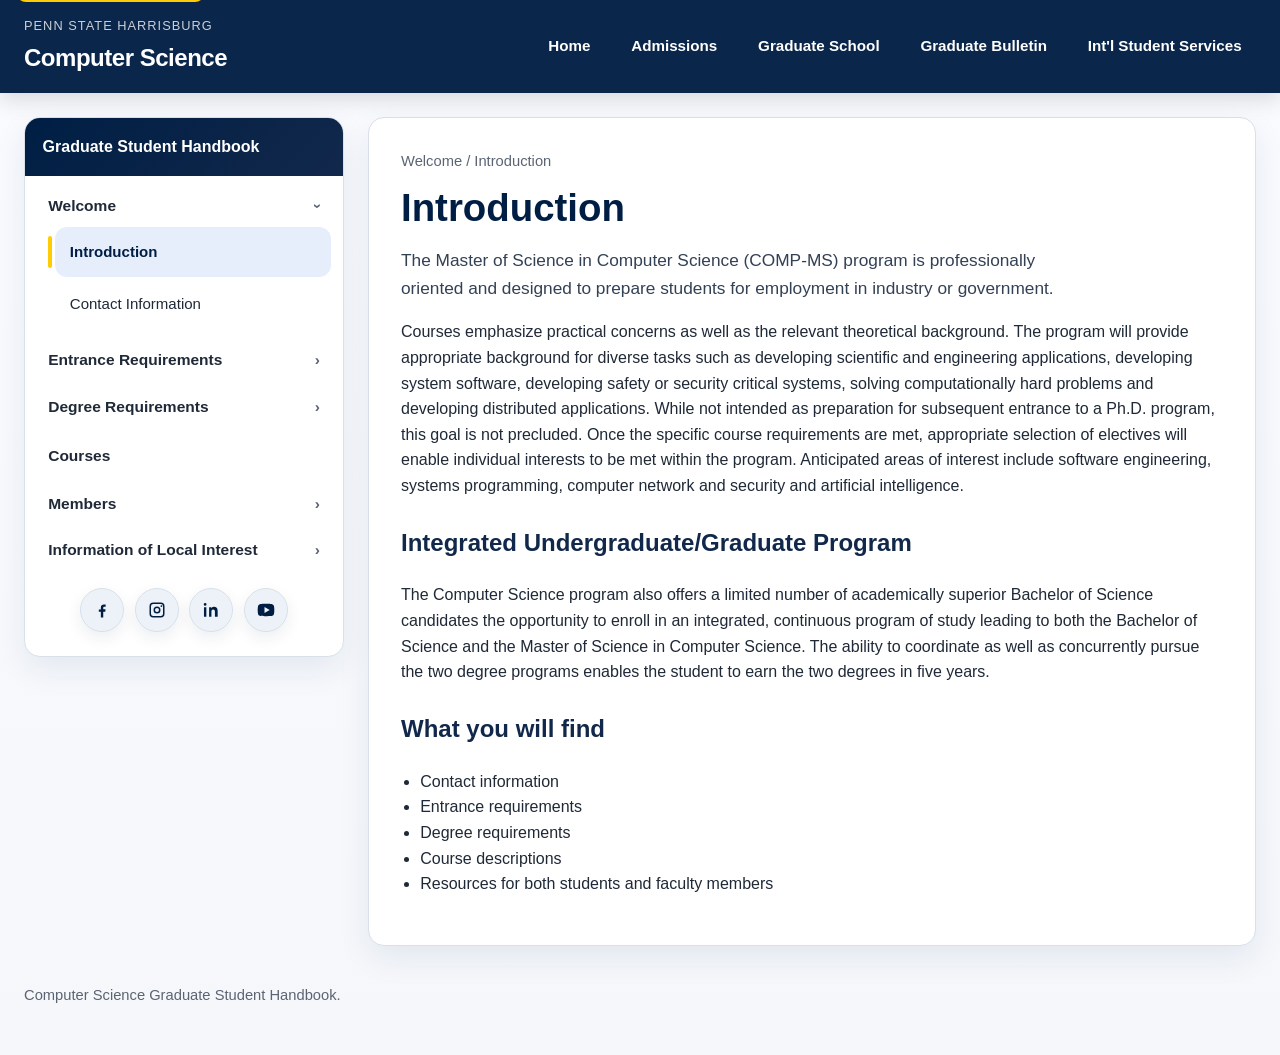
<file: index.html>
<!DOCTYPE html>

<html lang="en">
  <head>
    <meta charset="utf-8"/>
    <meta content="width=device-width, initial-scale=1.0" name="viewport"/>
    <title>Computer Science Graduate Student Handbook | Introduction</title>
    <link href="style.css" rel="stylesheet"/>
    <script defer="" src="accordion.js"></script>
  </head>
  <body data-page="index.html">
    <a class="skip-link" href="#main-content">Skip to main content</a>
    <header class="site-header">
      <div class="header-inner">
	<div class="site-branding">
	  <p class="eyebrow">Penn State Harrisburg</p>
	  <a class="site-title" href="index.html">Computer Science</a>
	</div>
	<nav aria-label="Top menu" class="top-nav">
	  <a href="index.html">Home</a>
	  <a href="https://harrisburg.psu.edu/admissions/graduate-admissions">Admissions</a>
	  <a href="https://gradschool.psu.edu/">Graduate School</a>
	  <a href="https://bulletins.psu.edu/graduate/">Graduate Bulletin</a>
	  <a href="https://harrisburg.psu.edu/global/international-students">Int'l Student Services</a>
	</nav>
      </div>
    </header>
    <div class="layout">
      <aside aria-label="Graduate handbook navigation" class="sidebar">
	<div class="sidebar-card">
	  <div class="sidebar-header">
	    <h2>Graduate Student Handbook</h2>
	  </div>
	  <nav aria-label="Sidebar navigation" class="sidebar-nav">
	    <div class="accordion-section" data-section="welcome">
	      <button aria-controls="panel-welcome" aria-expanded="false" class="accordion-button">
		<span class="accordion-label">Welcome</span>
		<span class="chevron">›</span>
	      </button>
	      <div class="accordion-panel" hidden="" id="panel-welcome">
		<a href="index.html">Introduction</a>
		<a href="contact.html">Contact Information</a>
	      </div>
	    </div>
	    <div class="accordion-section" data-section="entrance-requirements">
	      <button aria-controls="panel-entrance" aria-expanded="false" class="accordion-button">
		<span class="accordion-label">Entrance Requirements</span>
		<span class="chevron">›</span>
	      </button>
	      <div class="accordion-panel" hidden="" id="panel-entrance">
		<a href="entrance-ms.html">MS Program</a>
		<a href="entrance-iug.html">IUG</a>
	      </div>
	    </div>
	    <div class="accordion-section" data-section="degree-requirements">
	      <button aria-controls="panel-degree" aria-expanded="false" class="accordion-button">
		<span class="accordion-label">Degree Requirements</span>
		<span class="chevron">›</span>
	      </button>
	      <div class="accordion-panel" hidden="" id="panel-degree">
		<a href="degree-ms.html">MS Program</a>
		<a href="degree-iug.html">IUG</a>
	      </div>
	    </div>
	    <a class="sidebar-link" href="courses.html">Courses</a>
	    <div class="accordion-section" data-section="members">
	      <button aria-controls="panel-members" aria-expanded="false" class="accordion-button">
		<span class="accordion-label">Members</span>
		<span class="chevron">›</span>
	      </button>
	      <div class="accordion-panel" hidden="" id="panel-members">
		<a href="students.html">Students</a>
		<a href="faculty.html">Faculty</a>
	      </div>
	    </div>
	    <div class="accordion-section" data-section="local-interest">
	      <button aria-controls="panel-local-interest" aria-expanded="false" class="accordion-button">
		<span class="accordion-label">Information of Local Interest</span>
		<span class="chevron">›</span>
	      </button>
	      <div class="accordion-panel" hidden="" id="panel-local-interest">
		<a href="faq.html">FAQ</a>
		<a href="todolist.html">To Do List for New Students</a>
		<a href="sunlab-guide.html">SUN Lab Usage Guide</a>
		<a href="ethical-use.html">Ethical Uses of Computing Resources</a>
		<a href="https://www.registrar.psu.edu/academic-calendars/">Academic Calendar<span class="external-indicator">↗</span></a>




	      </div>
	    </div><div aria-label="Social media links" class="sidebar-social-row"><a aria-label="Facebook" class="social-icon-link" href="https://www.facebook.com/pennstateharrisburg/" title="Facebook"><svg aria-hidden="true" viewbox="0 0 24 24"><path d="M13.5 21v-7h2.4l.36-2.8H13.5V9.41c0-.81.23-1.36 1.39-1.36H16.4V5.54c-.26-.03-1.14-.1-2.17-.1-2.15 0-3.63 1.31-3.63 3.73v2.08H8.16V14h2.44v7h2.9Z"></path></svg><span class="sr-only">Facebook</span></a><a aria-label="Instagram" class="social-icon-link" href="https://www.instagram.com/pennstateharrisburg/" title="Instagram"><svg aria-hidden="true" viewbox="0 0 24 24"><path d="M7.5 3h9A4.5 4.5 0 0 1 21 7.5v9a4.5 4.5 0 0 1-4.5 4.5h-9A4.5 4.5 0 0 1 3 16.5v-9A4.5 4.5 0 0 1 7.5 3Zm0 1.8A2.7 2.7 0 0 0 4.8 7.5v9a2.7 2.7 0 0 0 2.7 2.7h9a2.7 2.7 0 0 0 2.7-2.7v-9a2.7 2.7 0 0 0-2.7-2.7h-9Zm9.75 1.35a1.05 1.05 0 1 1 0 2.1 1.05 1.05 0 0 1 0-2.1ZM12 7.8A4.2 4.2 0 1 1 7.8 12 4.2 4.2 0 0 1 12 7.8Zm0 1.8A2.4 2.4 0 1 0 14.4 12 2.4 2.4 0 0 0 12 9.6Z"></path></svg><span class="sr-only">Instagram</span></a><a aria-label="LinkedIn" class="social-icon-link" href="https://www.linkedin.com/school/penn-state-harrisburg" title="LinkedIn"><svg aria-hidden="true" viewbox="0 0 24 24"><path d="M6.43 8.78H3.56V20h2.87V8.78Zm.19-3.47A1.66 1.66 0 0 0 4.94 3.6a1.67 1.67 0 1 0 0 3.34 1.66 1.66 0 0 0 1.68-1.63ZM20 13.08c0-3.38-1.8-4.95-4.21-4.95A3.65 3.65 0 0 0 12.5 9.9V8.78H9.75c.04.74 0 11.22 0 11.22h2.75v-6.26c0-.34.03-.68.13-.92a2.18 2.18 0 0 1 2.05-1.46c1.45 0 2.03 1.1 2.03 2.72V20H20v-6.92Z"></path></svg><span class="sr-only">LinkedIn</span></a><a aria-label="YouTube" class="social-icon-link" href="https://www.youtube.com/PennStateHarrisburg" title="YouTube"><svg aria-hidden="true" viewbox="0 0 24 24"><path d="M21.58 7.19a2.98 2.98 0 0 0-2.1-2.11C17.63 4.6 12 4.6 12 4.6s-5.63 0-7.48.48A2.98 2.98 0 0 0 2.42 7.2 31.3 31.3 0 0 0 2 12a31.3 31.3 0 0 0 .42 4.81 2.98 2.98 0 0 0 2.1 2.11c1.85.48 7.48.48 7.48.48s5.63 0 7.48-.48a2.98 2.98 0 0 0 2.1-2.11A31.3 31.3 0 0 0 22 12a31.3 31.3 0 0 0-.42-4.81ZM10.2 15.61V8.39L16.45 12 10.2 15.61Z"></path></svg><span class="sr-only">YouTube</span></a></div>
	  </nav>
	</div>
      </aside>
      <main class="content" id="main-content">
	<div class="page-card">
	  <p class="breadcrumb">Welcome / Introduction</p>
	  <h1>Introduction</h1>
	  <p class="lead">The Master of Science in Computer Science (COMP-MS) program is professionally oriented and designed to prepare students for employment in industry or government.</p>
	  <section>
	    <p>Courses emphasize practical concerns as well as the relevant theoretical background. The program will provide appropriate background for diverse tasks such as developing scientific and engineering applications, developing system software, developing safety or security critical systems, solving computationally hard problems and developing distributed applications. While not intended as preparation for subsequent entrance to a Ph.D. program, this goal is not precluded. Once the specific course requirements are met, appropriate selection of electives will enable individual interests to be met within the program. Anticipated areas of interest include software engineering, systems programming, computer network and security and artificial intelligence.</p>
	  </section>
	  <section>
	    <h2>Integrated Undergraduate/Graduate Program</h2>
	    <p>The Computer Science program also offers a limited number of academically superior Bachelor of Science candidates the opportunity to enroll in an integrated, continuous program of study leading to both the Bachelor of Science and the Master of Science in Computer Science. The ability to coordinate as well as concurrently pursue the two degree programs enables the student to earn the two degrees in five years.</p>
	  </section>
	  <section>
	    <h2>What you will find</h2>
	    <ul>
	      <li>Contact information</li>
	      <li>Entrance requirements</li>
	      <li>Degree requirements</li>
	      <li>Course descriptions</li>
	      <li>Resources for both students and faculty members</li>
	    </ul>
	  </section>
	</div>
      </main>
    </div>
    <footer class="site-footer">
      <p>Computer Science Graduate Student Handbook.</p>
    </footer>
  </body>
</html>
</file>
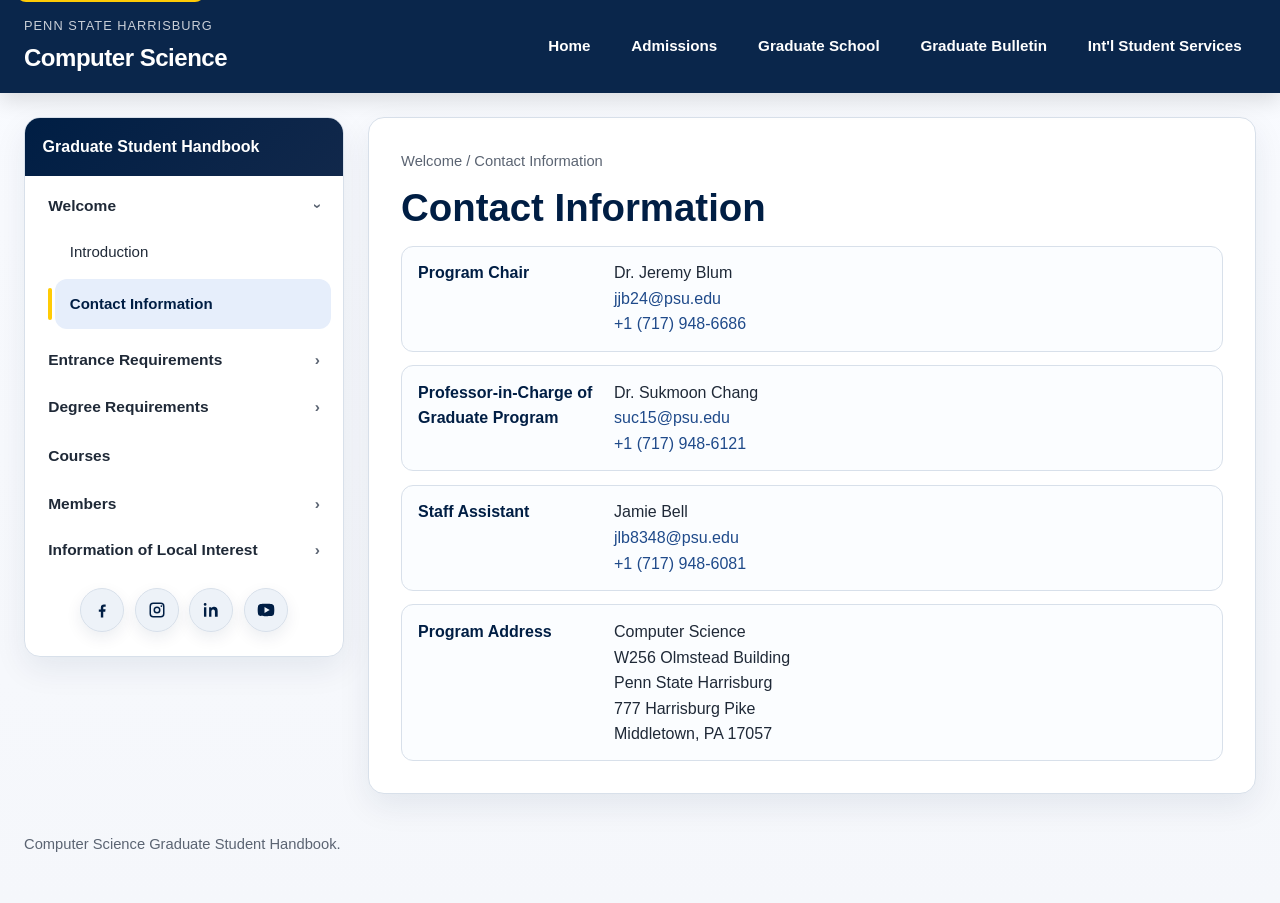
<file: contact.html>
<!DOCTYPE html>

<html lang="en">
  <head>
    <meta charset="utf-8"/>
    <meta content="width=device-width, initial-scale=1.0" name="viewport"/>
    <title>Computer Science Graduate Student Handbook | Contact Information</title>
    <link href="style.css" rel="stylesheet"/>
    <script defer="" src="accordion.js"></script>
  </head>
  <body data-page="contact.html">
    <a class="skip-link" href="#main-content">Skip to main content</a>
    <header class="site-header">
      <div class="header-inner">
	<div class="site-branding">
	  <p class="eyebrow">Penn State Harrisburg</p>
	  <a class="site-title" href="index.html">Computer Science</a>
	</div>
	<nav aria-label="Top menu" class="top-nav">
	  <a href="index.html">Home</a>
	  <a href="https://harrisburg.psu.edu/admissions/graduate-admissions">Admissions</a>
	  <a href="https://gradschool.psu.edu/">Graduate School</a>
	  <a href="https://bulletins.psu.edu/graduate/">Graduate Bulletin</a>
	  <a href="https://harrisburg.psu.edu/global/international-students">Int'l Student Services</a>
	</nav>
      </div>
    </header>
    <div class="layout">
      <aside aria-label="Graduate handbook navigation" class="sidebar">
	<div class="sidebar-card">
	  <div class="sidebar-header">
	    <h2>Graduate Student Handbook</h2>
	  </div>
	  <nav aria-label="Sidebar navigation" class="sidebar-nav">
	    <div class="accordion-section" data-section="welcome">
	      <button aria-controls="panel-welcome" aria-expanded="false" class="accordion-button">
		<span class="accordion-label">Welcome</span>
		<span class="chevron">›</span>
	      </button>
	      <div class="accordion-panel" hidden="" id="panel-welcome">
		<a href="index.html">Introduction</a>
		<a href="contact.html">Contact Information</a>
	      </div>
	    </div>
	    <!--<a class="sidebar-link" href="entrance.html">Entrance Requirements</a>-->
	    <div class="accordion-section" data-section="entrance-requirements">
	      <button aria-controls="panel-entrance" aria-expanded="false" class="accordion-button">
		<span class="accordion-label">Entrance Requirements</span>
		<span class="chevron">›</span>
	      </button>
	      <div class="accordion-panel" hidden="" id="panel-entrance">
		<a href="entrance-ms.html">MS Program</a>
		<a href="entrance-iug.html">IUG</a>
	      </div>
	    </div>
	    <div class="accordion-section" data-section="degree-requirements">
	      <button aria-controls="panel-degree" aria-expanded="false" class="accordion-button">
		<span class="accordion-label">Degree Requirements</span>
		<span class="chevron">›</span>
	      </button>
	      <div class="accordion-panel" hidden="" id="panel-degree">
		<a href="degree-ms.html">MS Program</a>
		<a href="degree-iug.html">IUG</a>
	      </div>
	    </div>
	    <a class="sidebar-link" href="courses.html">Courses</a>
	    <div class="accordion-section" data-section="members">
	      <button aria-controls="panel-members" aria-expanded="false" class="accordion-button">
		<span class="accordion-label">Members</span>
		<span class="chevron">›</span>
	      </button>
	      <div class="accordion-panel" hidden="" id="panel-members">
		<a href="students.html">Students</a>
		<a href="faculty.html">Faculty</a>
	      </div>
	    </div>
	    <div class="accordion-section" data-section="local-interest">
	      <button aria-controls="panel-local-interest" aria-expanded="false" class="accordion-button">
		<span class="accordion-label">Information of Local Interest</span>
		<span class="chevron">›</span>
	      </button>
	      <div class="accordion-panel" hidden="" id="panel-local-interest">
		<a href="faq.html">FAQ</a>
		<a href="todolist.html">To Do List for New Students</a>
		<a href="sunlab-guide.html">SUN Lab Usage Guide</a>
		<a href="ethical-use.html">Ethical Uses of Computing Resources</a>
		<a href="https://www.registrar.psu.edu/academic-calendars/">Academic Calendar <span class="external-indicator">↗</span></a>




	      </div>
	    </div><div aria-label="Social media links" class="sidebar-social-row"><a aria-label="Facebook" class="social-icon-link" href="https://www.facebook.com/pennstateharrisburg/" title="Facebook"><svg aria-hidden="true" viewbox="0 0 24 24"><path d="M13.5 21v-7h2.4l.36-2.8H13.5V9.41c0-.81.23-1.36 1.39-1.36H16.4V5.54c-.26-.03-1.14-.1-2.17-.1-2.15 0-3.63 1.31-3.63 3.73v2.08H8.16V14h2.44v7h2.9Z"></path></svg><span class="sr-only">Facebook</span></a><a aria-label="Instagram" class="social-icon-link" href="https://www.instagram.com/pennstateharrisburg/" title="Instagram"><svg aria-hidden="true" viewbox="0 0 24 24"><path d="M7.5 3h9A4.5 4.5 0 0 1 21 7.5v9a4.5 4.5 0 0 1-4.5 4.5h-9A4.5 4.5 0 0 1 3 16.5v-9A4.5 4.5 0 0 1 7.5 3Zm0 1.8A2.7 2.7 0 0 0 4.8 7.5v9a2.7 2.7 0 0 0 2.7 2.7h9a2.7 2.7 0 0 0 2.7-2.7v-9a2.7 2.7 0 0 0-2.7-2.7h-9Zm9.75 1.35a1.05 1.05 0 1 1 0 2.1 1.05 1.05 0 0 1 0-2.1ZM12 7.8A4.2 4.2 0 1 1 7.8 12 4.2 4.2 0 0 1 12 7.8Zm0 1.8A2.4 2.4 0 1 0 14.4 12 2.4 2.4 0 0 0 12 9.6Z"></path></svg><span class="sr-only">Instagram</span></a><a aria-label="LinkedIn" class="social-icon-link" href="https://www.linkedin.com/school/penn-state-harrisburg" title="LinkedIn"><svg aria-hidden="true" viewbox="0 0 24 24"><path d="M6.43 8.78H3.56V20h2.87V8.78Zm.19-3.47A1.66 1.66 0 0 0 4.94 3.6a1.67 1.67 0 1 0 0 3.34 1.66 1.66 0 0 0 1.68-1.63ZM20 13.08c0-3.38-1.8-4.95-4.21-4.95A3.65 3.65 0 0 0 12.5 9.9V8.78H9.75c.04.74 0 11.22 0 11.22h2.75v-6.26c0-.34.03-.68.13-.92a2.18 2.18 0 0 1 2.05-1.46c1.45 0 2.03 1.1 2.03 2.72V20H20v-6.92Z"></path></svg><span class="sr-only">LinkedIn</span></a><a aria-label="YouTube" class="social-icon-link" href="https://www.youtube.com/PennStateHarrisburg" title="YouTube"><svg aria-hidden="true" viewbox="0 0 24 24"><path d="M21.58 7.19a2.98 2.98 0 0 0-2.1-2.11C17.63 4.6 12 4.6 12 4.6s-5.63 0-7.48.48A2.98 2.98 0 0 0 2.42 7.2 31.3 31.3 0 0 0 2 12a31.3 31.3 0 0 0 .42 4.81 2.98 2.98 0 0 0 2.1 2.11c1.85.48 7.48.48 7.48.48s5.63 0 7.48-.48a2.98 2.98 0 0 0 2.1-2.11A31.3 31.3 0 0 0 22 12a31.3 31.3 0 0 0-.42-4.81ZM10.2 15.61V8.39L16.45 12 10.2 15.61Z"></path></svg><span class="sr-only">YouTube</span></a></div>
	  </nav>
	</div>
      </aside>
      <main class="content" id="main-content">
	<div class="page-card">
	  <p class="breadcrumb">Welcome / Contact Information</p>
	  <h1>Contact Information</h1>
	  <div class="table-like">
	    <div class="table-row">
	      <strong>Program Chair</strong>
	      <span>Dr. Jeremy Blum<br/><a href="mailto:jjb24@psu.edu">jjb24@psu.edu</a><br/><a href="tel:+17179486686">+1 (717) 948-6686</a></span>
	    </div>
	    <div class="table-row">
	      <strong>Professor-in-Charge of Graduate Program</strong>
	      <span>Dr. Sukmoon Chang<br/><a href="mailto:suc15@psu.edu">suc15@psu.edu</a><br/><a href="tel:+17179486121">+1 (717) 948-6121</a></span>
	    </div>
	    <div class="table-row">
	      <strong>Staff Assistant</strong>
	      <span>Jamie Bell<br/><a href="mailto:jlb8348@psu.edu">jlb8348@psu.edu</a><br/><a href="tel:+17179486081">+1 (717) 948-6081</a></span>
	    </div>
	    <div class="table-row">
	      <strong>Program Address</strong>
	      <span>Computer Science<br/>W256 Olmstead Building<br/>Penn State Harrisburg<br/>777 Harrisburg Pike<br/>Middletown, PA 17057</span>
	    </div>
	  </div>
	  <!--
              <section>
		<h2>Recommended contact workflow</h2>
		<ol>
		  <li>Contact the Graduate Program Coordinator for program questions, planning guidance, and general graduate handbook support.</li>
		  <li>Contact the Program Chair for higher-level academic matters, approvals, or program-specific policy questions.</li>
		  <li>Contact the Staff Assistant for administrative support and routine office coordination.</li>
		</ol>
              </section>

              <div class="callout">
		For the most efficient response, include your full name, Penn State email address, program status, and a short description of your question when reaching out.
              </div>
	      -->
	</div>
      </main>
    </div>
    <footer class="site-footer">
      <p>Computer Science Graduate Student Handbook.</p>
    </footer>
  </body>
</html>
</file>
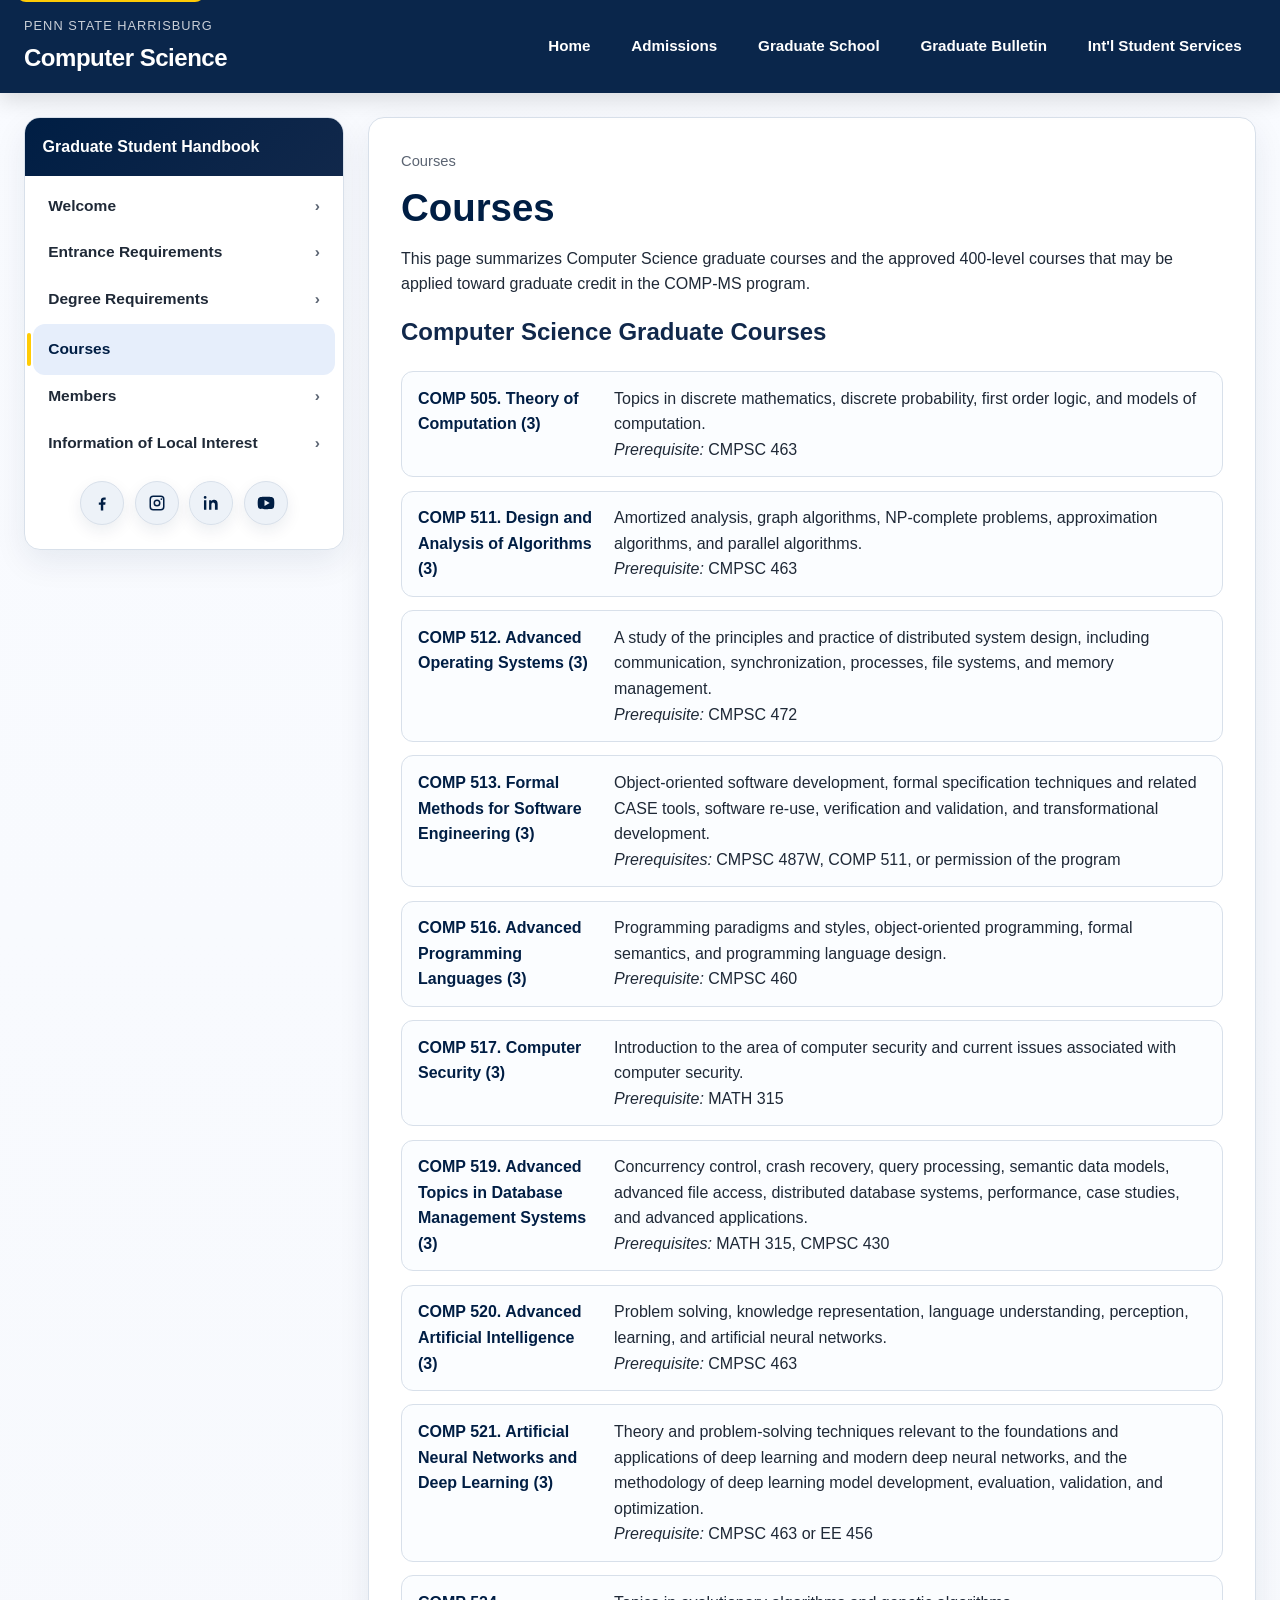
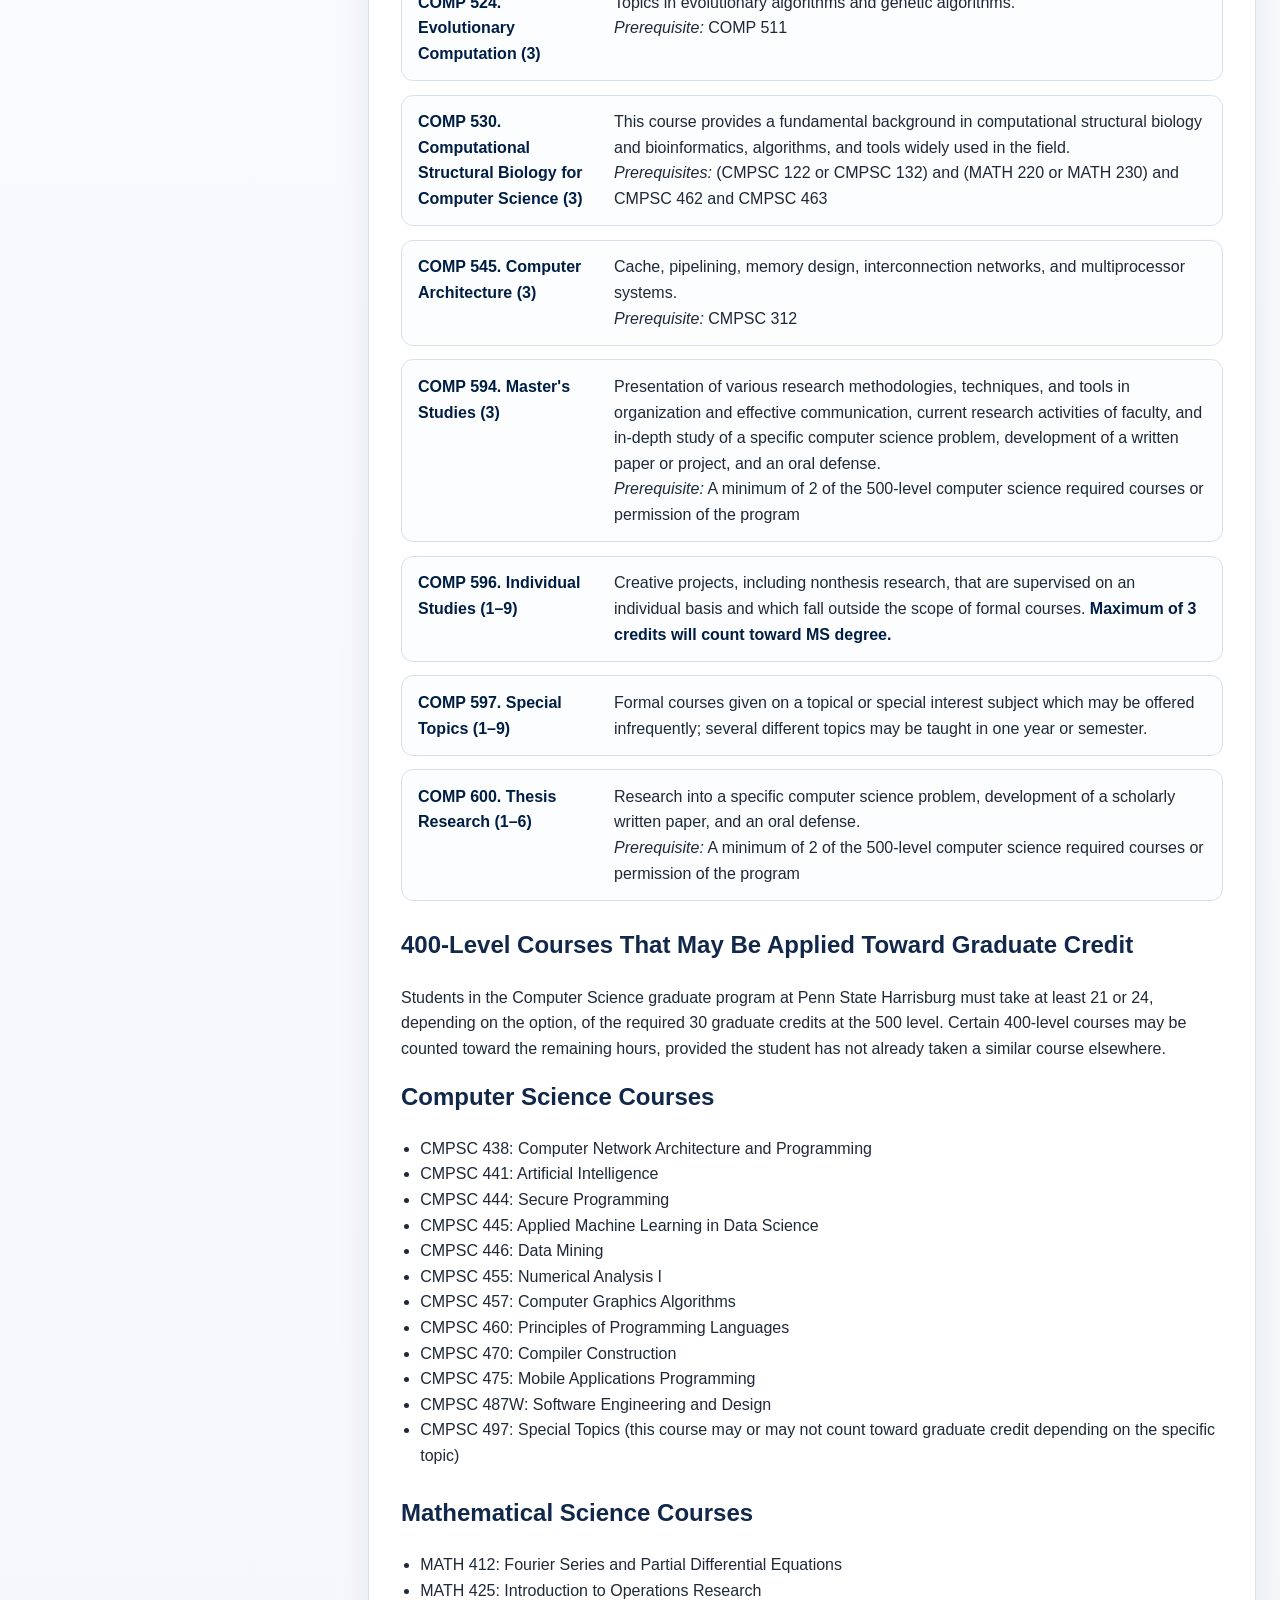
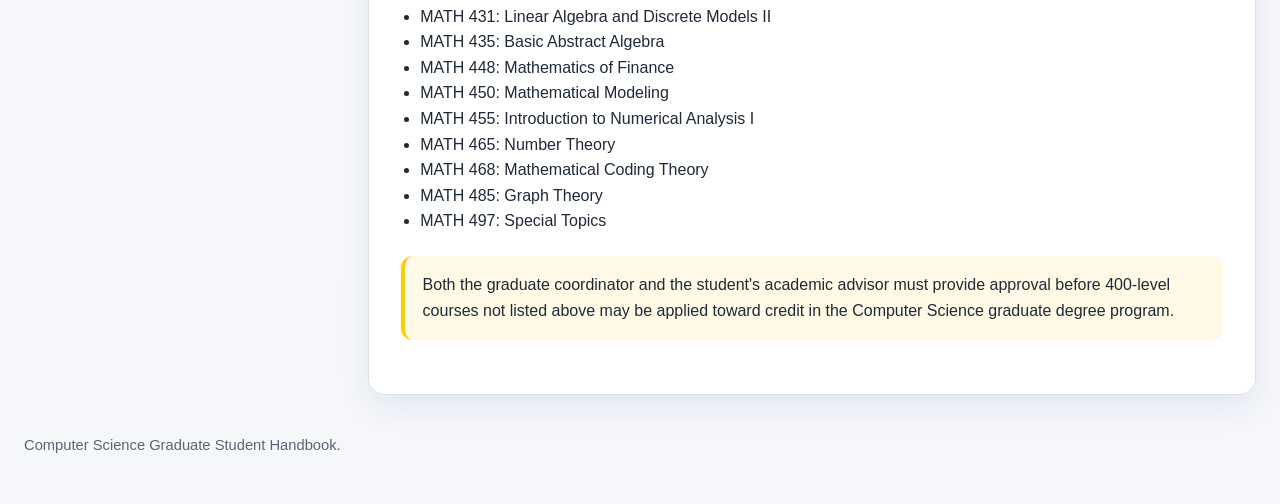
<file: courses.html>
<!DOCTYPE html>

<html lang="en">
  <head>
    <meta charset="utf-8"/>
    <meta content="width=device-width, initial-scale=1.0" name="viewport"/>
    <title>Computer Science Graduate Student Handbook | Courses</title>
    <link href="style.css" rel="stylesheet"/>
    <script defer="" src="accordion.js"></script>
  </head>
  <body data-page="courses.html">
    <a class="skip-link" href="#main-content">Skip to main content</a>
    <header class="site-header">
      <div class="header-inner">
	<div class="site-branding">
	  <p class="eyebrow">Penn State Harrisburg</p>
	  <a class="site-title" href="index.html">Computer Science</a>
	</div>
	<nav aria-label="Top menu" class="top-nav">
	  <a href="index.html">Home</a>
	  <a href="https://harrisburg.psu.edu/admissions/graduate-admissions">Admissions</a>
	  <a href="https://gradschool.psu.edu/">Graduate School</a>
	  <a href="https://bulletins.psu.edu/graduate/">Graduate Bulletin</a>
	  <a href="https://harrisburg.psu.edu/global/international-students">Int'l Student Services</a>
	</nav>
      </div>
    </header>
    <div class="layout">
      <aside aria-label="Graduate handbook navigation" class="sidebar">
	<div class="sidebar-card">
	  <div class="sidebar-header">
	    <h2>Graduate Student Handbook</h2>
	  </div>
	  <nav aria-label="Sidebar navigation" class="sidebar-nav">
	    <div class="accordion-section" data-section="welcome">
	      <button aria-controls="panel-welcome" aria-expanded="false" class="accordion-button">
		<span class="accordion-label">Welcome</span>
		<span class="chevron">›</span>
	      </button>
	      <div class="accordion-panel" hidden="" id="panel-welcome">
		<a href="index.html">Introduction</a>
		<a href="contact.html">Contact Information</a>
	      </div>
	    </div>
	    <div class="accordion-section" data-section="entrance-requirements">
	      <button aria-controls="panel-entrance" aria-expanded="false" class="accordion-button">
		<span class="accordion-label">Entrance Requirements</span>
		<span class="chevron">›</span>
	      </button>
	      <div class="accordion-panel" hidden="" id="panel-entrance">
		<a href="entrance-ms.html">MS Program</a>
		<a href="entrance-iug.html">IUG</a>
	      </div>
	    </div>
	    <div class="accordion-section" data-section="degree-requirements">
	      <button aria-controls="panel-degree" aria-expanded="false" class="accordion-button">
		<span class="accordion-label">Degree Requirements</span>
		<span class="chevron">›</span>
	      </button>
	      <div class="accordion-panel" hidden="" id="panel-degree">
		<a href="degree-ms.html">MS Program</a>
		<a href="degree-iug.html">IUG</a>
	      </div>
	    </div>
	    <a class="sidebar-link" href="courses.html">Courses</a>
	    <div class="accordion-section" data-section="members">
	      <button aria-controls="panel-members" aria-expanded="false" class="accordion-button">
		<span class="accordion-label">Members</span>
		<span class="chevron">›</span>
	      </button>
	      <div class="accordion-panel" hidden="" id="panel-members">
		<a href="students.html">Students</a>
		<a href="faculty.html">Faculty</a>
	      </div>
	    </div>
	    <div class="accordion-section" data-section="local-interest">
	      <button aria-controls="panel-local-interest" aria-expanded="false" class="accordion-button">
		<span class="accordion-label">Information of Local Interest</span>
		<span class="chevron">›</span>
	      </button>
	      <div class="accordion-panel" hidden="" id="panel-local-interest">
		<a href="faq.html">FAQ</a>
		<a href="todolist.html">To Do List for New Students</a>
		<a href="sunlab-guide.html">SUN Lab Usage Guide</a>
		<a href="ethical-use.html">Ethical Uses of Computing Resources</a>
		<a href="https://www.registrar.psu.edu/academic-calendars/">Academic Calendar <span class="external-indicator">↗</span></a>




	      </div>
	    </div><div aria-label="Social media links" class="sidebar-social-row"><a aria-label="Facebook" class="social-icon-link" href="https://www.facebook.com/pennstateharrisburg/" title="Facebook"><svg aria-hidden="true" viewbox="0 0 24 24"><path d="M13.5 21v-7h2.4l.36-2.8H13.5V9.41c0-.81.23-1.36 1.39-1.36H16.4V5.54c-.26-.03-1.14-.1-2.17-.1-2.15 0-3.63 1.31-3.63 3.73v2.08H8.16V14h2.44v7h2.9Z"></path></svg><span class="sr-only">Facebook</span></a><a aria-label="Instagram" class="social-icon-link" href="https://www.instagram.com/pennstateharrisburg/" title="Instagram"><svg aria-hidden="true" viewbox="0 0 24 24"><path d="M7.5 3h9A4.5 4.5 0 0 1 21 7.5v9a4.5 4.5 0 0 1-4.5 4.5h-9A4.5 4.5 0 0 1 3 16.5v-9A4.5 4.5 0 0 1 7.5 3Zm0 1.8A2.7 2.7 0 0 0 4.8 7.5v9a2.7 2.7 0 0 0 2.7 2.7h9a2.7 2.7 0 0 0 2.7-2.7v-9a2.7 2.7 0 0 0-2.7-2.7h-9Zm9.75 1.35a1.05 1.05 0 1 1 0 2.1 1.05 1.05 0 0 1 0-2.1ZM12 7.8A4.2 4.2 0 1 1 7.8 12 4.2 4.2 0 0 1 12 7.8Zm0 1.8A2.4 2.4 0 1 0 14.4 12 2.4 2.4 0 0 0 12 9.6Z"></path></svg><span class="sr-only">Instagram</span></a><a aria-label="LinkedIn" class="social-icon-link" href="https://www.linkedin.com/school/penn-state-harrisburg" title="LinkedIn"><svg aria-hidden="true" viewbox="0 0 24 24"><path d="M6.43 8.78H3.56V20h2.87V8.78Zm.19-3.47A1.66 1.66 0 0 0 4.94 3.6a1.67 1.67 0 1 0 0 3.34 1.66 1.66 0 0 0 1.68-1.63ZM20 13.08c0-3.38-1.8-4.95-4.21-4.95A3.65 3.65 0 0 0 12.5 9.9V8.78H9.75c.04.74 0 11.22 0 11.22h2.75v-6.26c0-.34.03-.68.13-.92a2.18 2.18 0 0 1 2.05-1.46c1.45 0 2.03 1.1 2.03 2.72V20H20v-6.92Z"></path></svg><span class="sr-only">LinkedIn</span></a><a aria-label="YouTube" class="social-icon-link" href="https://www.youtube.com/PennStateHarrisburg" title="YouTube"><svg aria-hidden="true" viewbox="0 0 24 24"><path d="M21.58 7.19a2.98 2.98 0 0 0-2.1-2.11C17.63 4.6 12 4.6 12 4.6s-5.63 0-7.48.48A2.98 2.98 0 0 0 2.42 7.2 31.3 31.3 0 0 0 2 12a31.3 31.3 0 0 0 .42 4.81 2.98 2.98 0 0 0 2.1 2.11c1.85.48 7.48.48 7.48.48s5.63 0 7.48-.48a2.98 2.98 0 0 0 2.1-2.11A31.3 31.3 0 0 0 22 12a31.3 31.3 0 0 0-.42-4.81ZM10.2 15.61V8.39L16.45 12 10.2 15.61Z"></path></svg><span class="sr-only">YouTube</span></a></div>
	  </nav>
	</div>
      </aside>
      <main class="content" id="main-content">
	<div class="page-card">
	  <p class="breadcrumb">Courses</p>
	  <h1>Courses</h1>
	  <p>This page summarizes Computer Science graduate courses and the approved 400-level courses that may be applied toward graduate credit in the COMP-MS program.</p>
	  <section>
	    <h2>Computer Science Graduate Courses</h2>
	    <div class="table-like">
	      <div class="table-row">
		<strong>COMP 505. Theory of Computation (3)</strong>
		<span>Topics in discrete mathematics, discrete probability, first order logic, and models of computation.<br/><em>Prerequisite:</em> CMPSC 463</span>
	      </div>
	      <div class="table-row">
		<strong>COMP 511. Design and Analysis of Algorithms (3)</strong>
		<span>Amortized analysis, graph algorithms, NP-complete problems, approximation algorithms, and parallel algorithms.<br/><em>Prerequisite:</em> CMPSC 463</span>
	      </div>
	      <div class="table-row">
		<strong>COMP 512. Advanced Operating Systems (3)</strong>
		<span>A study of the principles and practice of distributed system design, including communication, synchronization, processes, file systems, and memory management.<br/><em>Prerequisite:</em> CMPSC 472</span>
	      </div>
	      <div class="table-row">
		<strong>COMP 513. Formal Methods for Software Engineering (3)</strong>
		<span>Object-oriented software development, formal specification techniques and related CASE tools, software re-use, verification and validation, and transformational development.<br/><em>Prerequisites:</em> CMPSC 487W, COMP 511, or permission of the program</span>
	      </div>
	      <div class="table-row">
		<strong>COMP 516. Advanced Programming Languages (3)</strong>
		<span>Programming paradigms and styles, object-oriented programming, formal semantics, and programming language design.<br/><em>Prerequisite:</em> CMPSC 460</span>
	      </div>
	      <div class="table-row">
		<strong>COMP 517. Computer Security (3)</strong>
		<span>Introduction to the area of computer security and current issues associated with computer security.<br/><em>Prerequisite:</em> MATH 315</span>
	      </div>
	      <div class="table-row">
		<strong>COMP 519. Advanced Topics in Database Management Systems (3)</strong>
		<span>Concurrency control, crash recovery, query processing, semantic data models, advanced file access, distributed database systems, performance, case studies, and advanced applications.<br/><em>Prerequisites:</em> MATH 315, CMPSC 430</span>
	      </div>
	      <div class="table-row">
		<strong>COMP 520. Advanced Artificial Intelligence (3)</strong>
		<span>Problem solving, knowledge representation, language understanding, perception, learning, and artificial neural networks.<br/><em>Prerequisite:</em> CMPSC 463</span>
	      </div>
	      <div class="table-row">
		<strong>COMP 521. Artificial Neural Networks and Deep Learning (3)</strong>
		<span>Theory and problem-solving techniques relevant to the foundations and applications of deep learning and modern deep neural networks, and the methodology of deep learning model development, evaluation, validation, and optimization.<br/><em>Prerequisite:</em> CMPSC 463 or EE 456</span>
	      </div>
	      <div class="table-row">
		<strong>COMP 524. Evolutionary Computation (3)</strong>
		<span>Topics in evolutionary algorithms and genetic algorithms.<br/><em>Prerequisite:</em> COMP 511</span>
	      </div>
	      <div class="table-row">
		<strong>COMP 530. Computational Structural Biology for Computer Science (3)</strong>
		<span>This course provides a fundamental background in computational structural biology and bioinformatics, algorithms, and tools widely used in the field.<br/><em>Prerequisites:</em> (CMPSC 122 or CMPSC 132) and (MATH 220 or MATH 230) and CMPSC 462 and CMPSC 463</span>
	      </div>
	      <div class="table-row">
		<strong>COMP 545. Computer Architecture (3)</strong>
		<span>Cache, pipelining, memory design, interconnection networks, and multiprocessor systems.<br/><em>Prerequisite:</em> CMPSC 312</span>
	      </div>
	      <div class="table-row">
		<strong>COMP 594. Master's Studies (3)</strong>
		<span>Presentation of various research methodologies, techniques, and tools in organization and effective communication, current research activities of faculty, and in-depth study of a specific computer science problem, development of a written paper or project, and an oral defense.<br/><em>Prerequisite:</em> A minimum of 2 of the 500-level computer science required courses or permission of the program</span>
	      </div>
	      <div class="table-row">
		<strong>COMP 596. Individual Studies (1–9)</strong>
		<span>Creative projects, including nonthesis research, that are supervised on an individual basis and which fall outside the scope of formal courses. <strong>Maximum of 3 credits will count toward MS degree.</strong></span>
	      </div>
	      <div class="table-row">
		<strong>COMP 597. Special Topics (1–9)</strong>
		<span>Formal courses given on a topical or special interest subject which may be offered infrequently; several different topics may be taught in one year or semester.</span>
	      </div>
	      <div class="table-row">
		<strong>COMP 600. Thesis Research (1–6)</strong>
		<span>Research into a specific computer science problem, development of a scholarly written paper, and an oral defense.<br/><em>Prerequisite:</em> A minimum of 2 of the 500-level computer science required courses or permission of the program</span>
	      </div>
	    </div>
	  </section>
	  <section id="four-hundred-level-courses">
	    <h2>400-Level Courses That May Be Applied Toward Graduate Credit</h2>
	    <p>Students in the Computer Science graduate program at Penn State Harrisburg must take at least 21 or 24, depending on the option, of the required 30 graduate credits at the 500 level. Certain 400-level courses may be counted toward the remaining hours, provided the student has not already taken a similar course elsewhere.</p>
	    <section>
	      <h2>Computer Science Courses</h2>
	      <ul>
		<li>CMPSC 438: Computer Network Architecture and Programming</li>
		<li>CMPSC 441: Artificial Intelligence</li>
		<li>CMPSC 444: Secure Programming</li>
		<li>CMPSC 445: Applied Machine Learning in Data Science</li>
		<li>CMPSC 446: Data Mining</li>
		<li>CMPSC 455: Numerical Analysis I</li>
		<li>CMPSC 457: Computer Graphics Algorithms</li>
		<li>CMPSC 460: Principles of Programming Languages</li>
		<li>CMPSC 470: Compiler Construction</li>
		<li>CMPSC 475: Mobile Applications Programming</li>
		<li>CMPSC 487W: Software Engineering and Design</li>
		<li>CMPSC 497: Special Topics (this course may or may not count toward graduate credit depending on the specific topic)</li>
	      </ul>
	    </section>
	    <section>
	      <h2>Mathematical Science Courses</h2>
	      <ul>
		<li>MATH 412: Fourier Series and Partial Differential Equations</li>
		<li>MATH 425: Introduction to Operations Research</li>
		<li>MATH 431: Linear Algebra and Discrete Models II</li>
		<li>MATH 435: Basic Abstract Algebra</li>
		<li>MATH 448: Mathematics of Finance</li>
		<li>MATH 450: Mathematical Modeling</li>
		<li>MATH 455: Introduction to Numerical Analysis I</li>
		<li>MATH 465: Number Theory</li>
		<li>MATH 468: Mathematical Coding Theory</li>
		<li>MATH 485: Graph Theory</li>
		<li>MATH 497: Special Topics</li>
	      </ul>
	    </section>
	    <div class="callout">
              Both the graduate coordinator and the student's academic advisor must provide approval before 400-level courses not listed above may be applied toward credit in the Computer Science graduate degree program.
            </div>
	  </section>
	</div>
      </main>
    </div>
    <footer class="site-footer">
      <p>Computer Science Graduate Student Handbook.</p>
    </footer>
  </body>
</html>
</file>
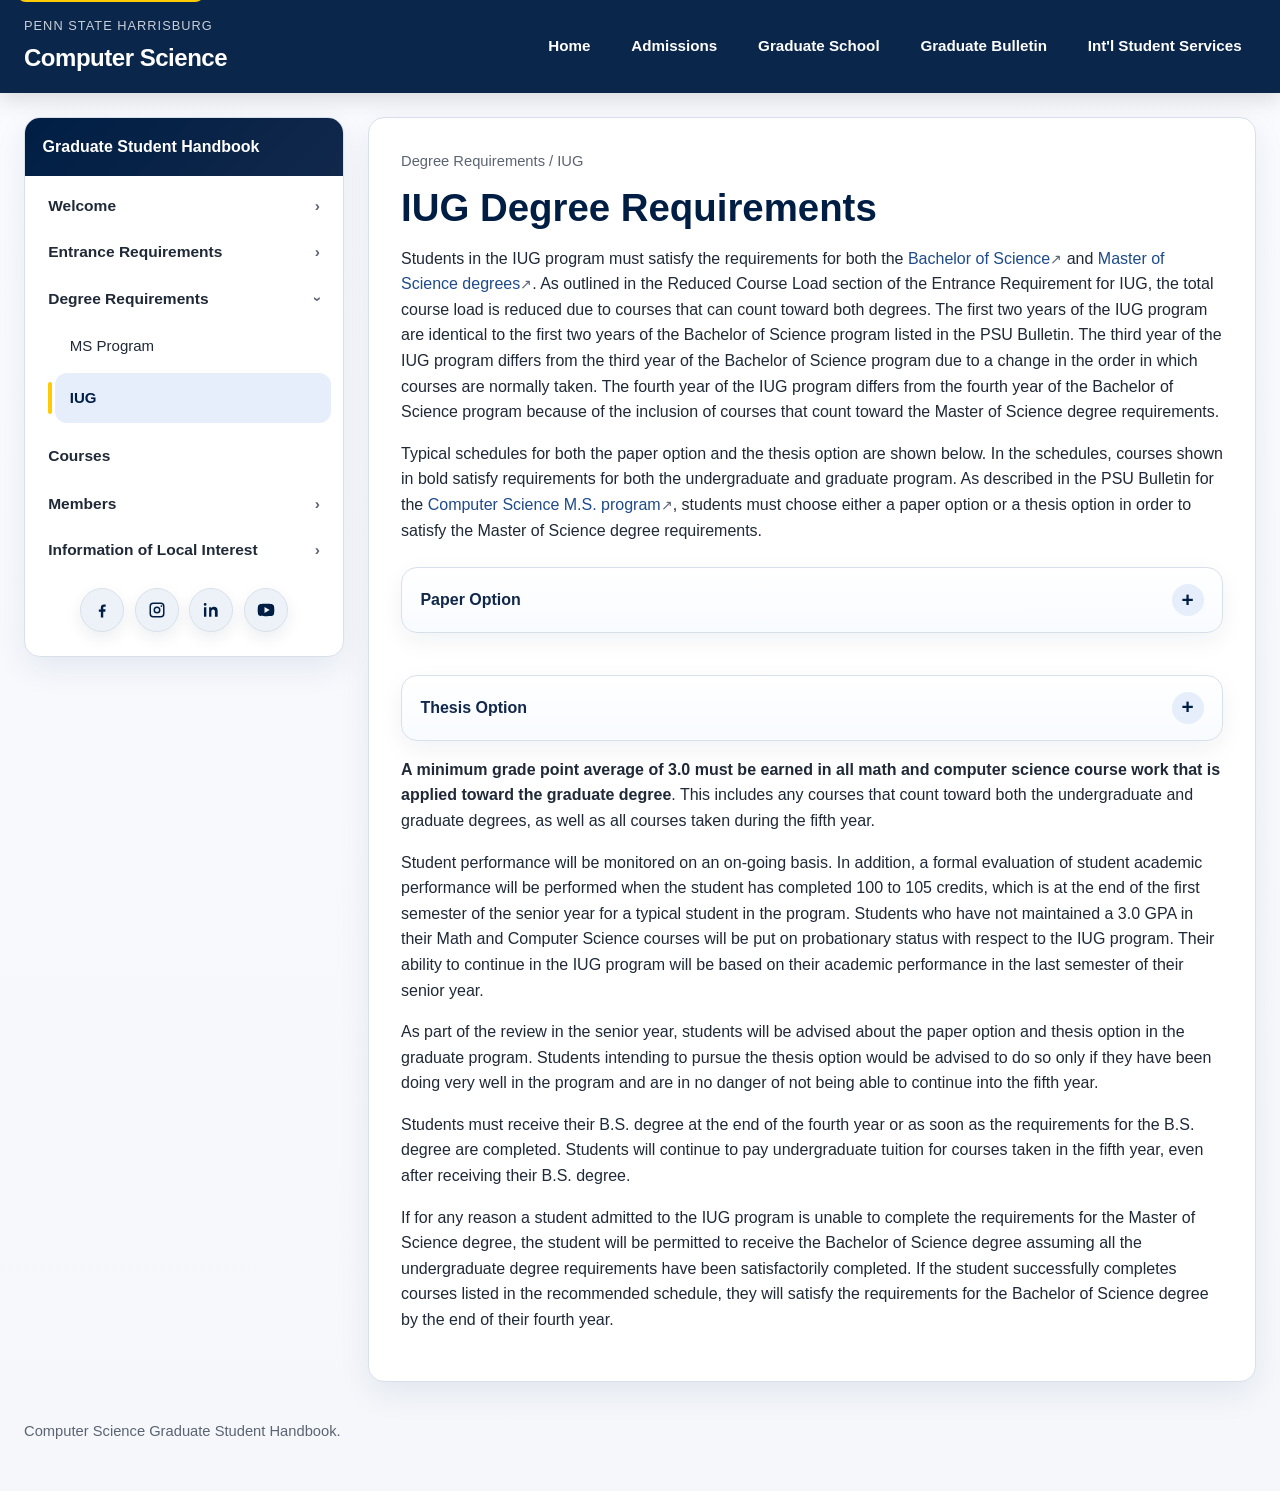
<file: degree-iug.html>
<!DOCTYPE html>

<html lang="en">
  <head>
    <meta charset="utf-8"/>
    <meta content="width=device-width, initial-scale=1.0" name="viewport"/>
    <title>Computer Science Graduate Student Handbook | IUG</title>
    <link href="style.css" rel="stylesheet"/>
    <script defer="" src="accordion.js"></script>
  </head>
  <body data-page="degree-iug.html">
    <a class="skip-link" href="#main-content">Skip to main content</a>
    <header class="site-header">
      <div class="header-inner">
	<div class="site-branding">
	  <p class="eyebrow">Penn State Harrisburg</p>
	  <a class="site-title" href="index.html">Computer Science</a>
	</div>
	<nav aria-label="Top menu" class="top-nav">
	  <a href="index.html">Home</a>
	  <a href="https://harrisburg.psu.edu/admissions/graduate-admissions">Admissions</a>
	  <a href="https://gradschool.psu.edu/">Graduate School</a>
	  <a href="https://bulletins.psu.edu/graduate/">Graduate Bulletin</a>
	  <a href="https://harrisburg.psu.edu/global/international-students">Int'l Student Services</a>
	</nav>
      </div>
    </header>
    <div class="layout">
      <aside aria-label="Graduate handbook navigation" class="sidebar">
	<div class="sidebar-card">
	  <div class="sidebar-header">
	    <h2>Graduate Student Handbook</h2>
	  </div>
	  <nav aria-label="Sidebar navigation" class="sidebar-nav">
	    <div class="accordion-section" data-section="welcome">
	      <button aria-controls="panel-welcome" aria-expanded="false" class="accordion-button">
		<span class="accordion-label">Welcome</span>
		<span class="chevron">›</span>
	      </button>
	      <div class="accordion-panel" hidden="" id="panel-welcome">
		<a href="index.html">Introduction</a>
		<a href="contact.html">Contact Information</a>
	      </div>
	    </div>
	    <div class="accordion-section" data-section="entrance-requirements">
	      <button aria-controls="panel-entrance" aria-expanded="false" class="accordion-button">
		<span class="accordion-label">Entrance Requirements</span>
		<span class="chevron">›</span>
	      </button>
	      <div class="accordion-panel" hidden="" id="panel-entrance">
		<a href="entrance-ms.html">MS Program</a>
		<a href="entrance-iug.html">IUG</a>
	      </div>
	    </div>
	    <div class="accordion-section" data-section="degree-requirements">
	      <button aria-controls="panel-degree" aria-expanded="false" class="accordion-button">
		<span class="accordion-label">Degree Requirements</span>
		<span class="chevron">›</span>
	      </button>
	      <div class="accordion-panel" hidden="" id="panel-degree">
		<a href="degree-ms.html">MS Program</a>
		<a href="degree-iug.html">IUG</a>
	      </div>
	    </div>
	    <a class="sidebar-link" href="courses.html">Courses</a>
	    <div class="accordion-section" data-section="members">
	      <button aria-controls="panel-members" aria-expanded="false" class="accordion-button">
		<span class="accordion-label">Members</span>
		<span class="chevron">›</span>
	      </button>
	      <div class="accordion-panel" hidden="" id="panel-members">
		<a href="students.html">Students</a>
		<a href="faculty.html">Faculty</a>
	      </div>
	    </div>
	    <div class="accordion-section" data-section="local-interest">
	      <button aria-controls="panel-local-interest" aria-expanded="false" class="accordion-button">
		<span class="accordion-label">Information of Local Interest</span>
		<span class="chevron">›</span>
	      </button>
	      <div class="accordion-panel" hidden="" id="panel-local-interest">
		<a href="faq.html">FAQ</a>
		<a href="todolist.html">To Do List for New Students</a>
		<a href="sunlab-guide.html">SUN Lab Usage Guide</a>
		<a href="ethical-use.html">Ethical Uses of Computing Resources</a>
		<a href="https://www.registrar.psu.edu/academic-calendars/">Academic Calendar <span class="external-indicator">↗</span></a>




	      </div>
	    </div><div aria-label="Social media links" class="sidebar-social-row"><a aria-label="Facebook" class="social-icon-link" href="https://www.facebook.com/pennstateharrisburg/" title="Facebook"><svg aria-hidden="true" viewbox="0 0 24 24"><path d="M13.5 21v-7h2.4l.36-2.8H13.5V9.41c0-.81.23-1.36 1.39-1.36H16.4V5.54c-.26-.03-1.14-.1-2.17-.1-2.15 0-3.63 1.31-3.63 3.73v2.08H8.16V14h2.44v7h2.9Z"></path></svg><span class="sr-only">Facebook</span></a><a aria-label="Instagram" class="social-icon-link" href="https://www.instagram.com/pennstateharrisburg/" title="Instagram"><svg aria-hidden="true" viewbox="0 0 24 24"><path d="M7.5 3h9A4.5 4.5 0 0 1 21 7.5v9a4.5 4.5 0 0 1-4.5 4.5h-9A4.5 4.5 0 0 1 3 16.5v-9A4.5 4.5 0 0 1 7.5 3Zm0 1.8A2.7 2.7 0 0 0 4.8 7.5v9a2.7 2.7 0 0 0 2.7 2.7h9a2.7 2.7 0 0 0 2.7-2.7v-9a2.7 2.7 0 0 0-2.7-2.7h-9Zm9.75 1.35a1.05 1.05 0 1 1 0 2.1 1.05 1.05 0 0 1 0-2.1ZM12 7.8A4.2 4.2 0 1 1 7.8 12 4.2 4.2 0 0 1 12 7.8Zm0 1.8A2.4 2.4 0 1 0 14.4 12 2.4 2.4 0 0 0 12 9.6Z"></path></svg><span class="sr-only">Instagram</span></a><a aria-label="LinkedIn" class="social-icon-link" href="https://www.linkedin.com/school/penn-state-harrisburg" title="LinkedIn"><svg aria-hidden="true" viewbox="0 0 24 24"><path d="M6.43 8.78H3.56V20h2.87V8.78Zm.19-3.47A1.66 1.66 0 0 0 4.94 3.6a1.67 1.67 0 1 0 0 3.34 1.66 1.66 0 0 0 1.68-1.63ZM20 13.08c0-3.38-1.8-4.95-4.21-4.95A3.65 3.65 0 0 0 12.5 9.9V8.78H9.75c.04.74 0 11.22 0 11.22h2.75v-6.26c0-.34.03-.68.13-.92a2.18 2.18 0 0 1 2.05-1.46c1.45 0 2.03 1.1 2.03 2.72V20H20v-6.92Z"></path></svg><span class="sr-only">LinkedIn</span></a><a aria-label="YouTube" class="social-icon-link" href="https://www.youtube.com/PennStateHarrisburg" title="YouTube"><svg aria-hidden="true" viewbox="0 0 24 24"><path d="M21.58 7.19a2.98 2.98 0 0 0-2.1-2.11C17.63 4.6 12 4.6 12 4.6s-5.63 0-7.48.48A2.98 2.98 0 0 0 2.42 7.2 31.3 31.3 0 0 0 2 12a31.3 31.3 0 0 0 .42 4.81 2.98 2.98 0 0 0 2.1 2.11c1.85.48 7.48.48 7.48.48s5.63 0 7.48-.48a2.98 2.98 0 0 0 2.1-2.11A31.3 31.3 0 0 0 22 12a31.3 31.3 0 0 0-.42-4.81ZM10.2 15.61V8.39L16.45 12 10.2 15.61Z"></path></svg><span class="sr-only">YouTube</span></a></div>
	  </nav>
	</div>
      </aside>
      <main class="content" id="main-content">
	<div class="page-card">
	  <p class="breadcrumb">Degree Requirements / IUG</p>
	  <h1>IUG Degree Requirements</h1>
	  <p>Students in the IUG program must satisfy the requirements for both the <a href="https://bulletins.psu.edu/undergraduate/colleges/capital/computer-science-bs/#programrequirementstext">Bachelor of Science<span class="external-indicator">↗</span></a> and <a href="https://bulletins.psu.edu/graduate/programs/majors/computer-science/#degreerequirementstext">Master of Science degrees<span class="external-indicator">↗</span></a>. As outlined in the Reduced Course Load section of the Entrance Requirement for IUG, the total course load is reduced due to courses that can count toward both degrees. The first two years of the IUG program are identical to the first two years of the Bachelor of Science program listed in the PSU Bulletin. The third year of the IUG program differs from the third year of the Bachelor of Science program due to a change in the order in which courses are normally taken. The fourth year of the IUG program differs from the fourth year of the Bachelor of Science program because of the inclusion of courses that count toward the Master of Science degree requirements.</p>
	  <p>Typical schedules for both the paper option and the thesis option are shown below. In the schedules, courses shown in bold satisfy requirements for both the undergraduate and graduate program. As described in the PSU Bulletin for the <a href="https://bulletins.psu.edu/graduate/programs/majors/computer-science/">Computer Science M.S. program<span class="external-indicator">↗</span></a>, students must choose either a paper option or a thesis option in order to satisfy the Master of Science degree requirements.</p>
	  <div aria-label="IUG degree plan options" class="content-accordion-list">
	    <section class="content-accordion">
	      <button aria-controls="iug-degree-panel-1" aria-expanded="false" class="content-accordion-button" id="iug-degree-button-1">
		<span class="content-accordion-title">Paper Option</span>
		<span aria-hidden="true" class="content-accordion-indicator">+</span>
	      </button>
	      <div aria-labelledby="iug-degree-button-1" class="content-accordion-panel" hidden="" id="iug-degree-panel-1" role="region">
		<table border="1" cellpadding="8" cellspacing="0">
		  <thead>
		    <tr>
		      <th>Year</th>
		      <th>Fall</th>
		      <th>Credits</th>
		      <th>Spring</th>
		      <th>Credits</th>
		    </tr>
		  </thead>
		  <tbody>
		    <tr>
		      <td rowspan="6">Junior (3rd)</td>
		      <td>CMPSC 462</td>
		      <td>3</td>
		      <td>CMPSC 430</td>
		      <td>3</td>
		    </tr>
		    <tr>
		      <td>STAT 301, MATH 318, or STAT 318</td>
		      <td>3</td>
		      <td>CMPSC 463</td>
		      <td>3</td>
		    </tr>
		    <tr>
		      <td><a href="https://bulletins.psu.edu/search/?search=engl+202c&amp;psusearchname=%2Fsearch%2F&amp;caturl=%2Fundergraduate">ENGL 202C<span class="external-indicator">↗</span></a></td>
		      <td>3</td>
		      <td>CMPSC 469</td>
		      <td>3</td>
		    </tr>
		    <tr>
		      <td>100–400 level General Elective</td>
		      <td>3–5</td>
		      <td>300–400 level General Elective</td>
		      <td>3</td>
		    </tr>
		    <tr>
		      <td>300–400 level General Elective</td>
		      <td>3</td>
		      <td>Approved 400-level Elective</td>
		      <td>3</td>
		    </tr>
		    <tr>
		      <td><strong>Total</strong></td>
		      <td><strong>15–17</strong></td>
		      <td><strong>Total</strong></td>
		      <td><strong>15</strong></td>
		    </tr>
		    <tr>
		      <td rowspan="6">Senior (4th)</td>
		      <td>CMPSC 470</td>
		      <td>3</td>
		      <td>CMPSC 460</td>
		      <td>3</td>
		    </tr>
		    <tr>
		      <td>CMPSC 472</td>
		      <td>3</td>
		      <td>CMPSC 488</td>
		      <td>3</td>
		    </tr>
		    <tr>
		      <td>CMPSC 487W</td>
		      <td>3</td>
		      <td><strong>Approved 500-level Elective *</strong></td>
		      <td>3</td>
		    </tr>
		    <tr>
		      <td><strong>Approved 400-level Elective *</strong></td>
		      <td>3</td>
		      <td><strong>COMP 511 or COMP 512 *</strong></td>
		      <td>3</td>
		    </tr>
		    <tr>
		      <td><strong>COMP 505 or COMP 519 *</strong></td>
		      <td>3</td>
		      <td></td>
		      <td></td>
		    </tr>
		    <tr>
		      <td><strong>Total</strong></td>
		      <td><strong>15</strong></td>
		      <td><strong>Total</strong></td>
		      <td><strong>12</strong></td>
		    </tr>
		    <tr>
		      <td rowspan="4">Graduate (5th)</td>
		      <td>COMP 505 or COMP 519</td>
		      <td>3</td>
		      <td>COMP 511 or COMP 512</td>
		      <td>3</td>
		    </tr>
		    <tr>
		      <td>COMP 594</td>
		      <td>3</td>
		      <td>Approved 500-level Elective</td>
		      <td>3</td>
		    </tr>
		    <tr>
		      <td>Approved 500-level Elective</td>
		      <td>3</td>
		      <td>Approved 400–500 level Elective</td>
		      <td>3</td>
		    </tr>
		    <tr>
		      <td><strong>Total</strong></td>
		      <td><strong>9</strong></td>
		      <td><strong>Total</strong></td>
		      <td><strong>9</strong></td>
		    </tr>
		  </tbody>
		</table>
		<p><strong>*</strong> Satisfies requirements for both the undergraduate and graduate program.</p>
	      </div>
	    </section>
	    <section class="content-accordion">
	      <button aria-controls="iug-degree-panel-2" aria-expanded="false" class="content-accordion-button" id="iug-degree-button-2">
		<span class="content-accordion-title">Thesis Option</span>
		<span aria-hidden="true" class="content-accordion-indicator">+</span>
	      </button>
	      <div aria-labelledby="iug-degree-button-2" class="content-accordion-panel" hidden="" id="iug-degree-panel-2" role="region">
		<table border="1" cellpadding="8" cellspacing="0">
		  <thead>
		    <tr>
		      <th>Year</th>
		      <th>Fall</th>
		      <th>Credits</th>
		      <th>Spring</th>
		      <th>Credits</th>
		    </tr>
		  </thead>
		  <tbody>
		    <tr>
		      <td rowspan="6">Junior (3rd)</td>
		      <td>CMPSC 462</td>
		      <td>3</td>
		      <td>CMPSC 430</td>
		      <td>3</td>
		    </tr>
		    <tr>
		      <td>STAT 301, MATH 318, or STAT 318</td>
		      <td>3</td>
		      <td>CMPSC 463</td>
		      <td>3</td>
		    </tr>
		    <tr>
		      <td><a href="https://bulletins.psu.edu/search/?search=engl+202c&amp;psusearchname=%2Fsearch%2F&amp;caturl=%2Fundergraduate">ENGL 202C<span class="external-indicator">↗</span></a></td>
		      <td>3</td>
		      <td>CMPSC 469</td>
		      <td>3</td>
		    </tr>
		    <tr>
		      <td>100–400 level General Elective</td>
		      <td>3–5</td>
		      <td>300–400 level General Elective</td>
		      <td>3</td>
		    </tr>
		    <tr>
		      <td>300–400 level General Elective</td>
		      <td>3</td>
		      <td>Approved 400-level Elective</td>
		      <td>3</td>
		    </tr>
		    <tr>
		      <td><strong>Total</strong></td>
		      <td><strong>15–17</strong></td>
		      <td><strong>Total</strong></td>
		      <td><strong>15</strong></td>
		    </tr>
		    <tr>
		      <td rowspan="6">Senior (4th)</td>
		      <td>CMPSC 470</td>
		      <td>3</td>
		      <td>CMPSC 460</td>
		      <td>3</td>
		    </tr>
		    <tr>
		      <td>CMPSC 472</td>
		      <td>3</td>
		      <td>CMPSC 488</td>
		      <td>3</td>
		    </tr>
		    <tr>
		      <td>CMPSC 487W</td>
		      <td>3</td>
		      <td><strong>COMP 511 or COMP 512 *</strong></td>
		      <td>3</td>
		    </tr>
		    <tr>
		      <td><strong>Approved 400-level Elective *</strong></td>
		      <td>3</td>
		      <td>COMP 600</td>
		      <td>3</td>
		    </tr>
		    <tr>
		      <td><strong>COMP 505 or COMP 519 *</strong></td>
		      <td>3</td>
		      <td></td>
		      <td></td>
		    </tr>
		    <tr>
		      <td><strong>Total</strong></td>
		      <td><strong>15</strong></td>
		      <td><strong>Total</strong></td>
		      <td><strong>12</strong></td>
		    </tr>
		    <tr>
		      <td rowspan="4">Graduate (5th)</td>
		      <td><strong>COMP 505 or COMP 519 *</strong></td>
		      <td>3</td>
		      <td><strong>COMP 511 or COMP 512 *</strong></td>
		      <td>3</td>
		    </tr>
		    <tr>
		      <td>COMP 600</td>
		      <td>3</td>
		      <td>Approved 400–500 level Elective</td>
		      <td>3</td>
		    </tr>
		    <tr>
		      <td>Approved 500-level Elective</td>
		      <td>3</td>
		      <td>Approved 400–500 level Elective</td>
		      <td>3</td>
		    </tr>
		    <tr>
		      <td><strong>Total</strong></td>
		      <td><strong>9</strong></td>
		      <td><strong>Total</strong></td>
		      <td><strong>9</strong></td>
		    </tr>
		  </tbody>
		</table>
		<p><strong>*</strong> Satisfies requirements for both the undergraduate and graduate program.</p>
	      </div>
	    </section>
	  </div>
	  <p><strong>A minimum grade point average of 3.0 must be earned in all math and computer science course work that is applied toward the graduate degree</strong>. This includes any courses that count toward both the undergraduate and graduate degrees, as well as all courses taken during the fifth year.</p>
	  <p>Student performance will be monitored on an on-going basis. In addition, a formal evaluation of student academic performance will be performed when the student has completed 100 to 105 credits, which is at the end of the first semester of the senior year for a typical student in the program. Students who have not maintained a 3.0 GPA in their Math and Computer Science courses will be put on probationary status with respect to the IUG program. Their ability to continue in the IUG program will be based on their academic performance in the last semester of their senior year.</p>
	  <p>As part of the review in the senior year, students will be advised about the paper option and thesis option in the graduate program. Students intending to pursue the thesis option would be advised to do so only if they have been doing very well in the program and are in no danger of not being able to continue into the fifth year.</p>
	  <p>Students must receive their B.S. degree at the end of the fourth year or as soon as the requirements for the B.S. degree are completed. Students will continue to pay undergraduate tuition for courses taken in the fifth year, even after receiving their B.S. degree.</p>
	  <p>If for any reason a student admitted to the IUG program is unable to complete the requirements for the Master of Science degree, the student will be permitted to receive the Bachelor of Science degree assuming all the undergraduate degree requirements have been satisfactorily completed. If the student successfully completes courses listed in the recommended schedule, they will satisfy the requirements for the Bachelor of Science degree by the end of their fourth year.</p>
	</div>
      </main>
    </div>
    <footer class="site-footer">
      <p>Computer Science Graduate Student Handbook.</p>
    </footer>
  </body>
</html>
</file>
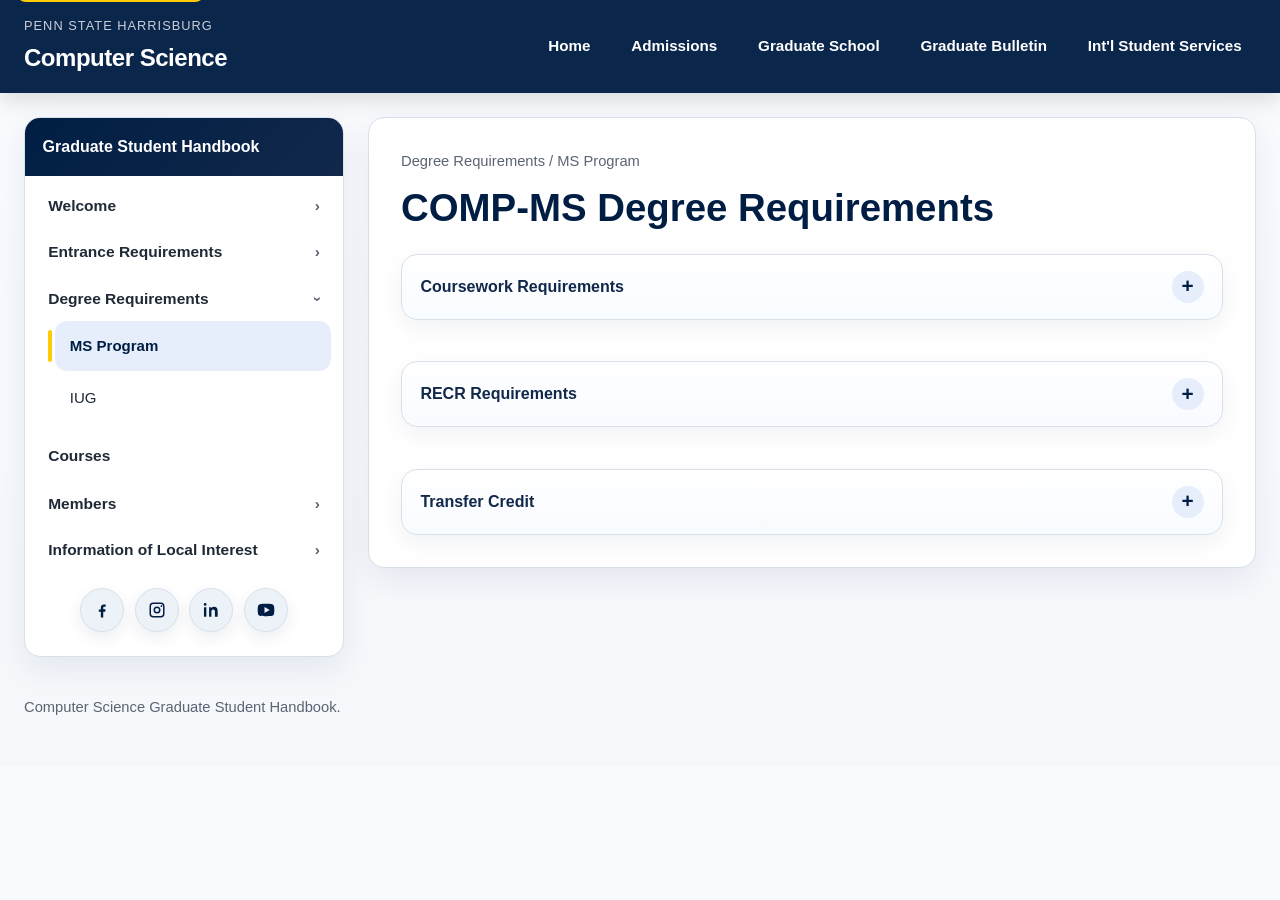
<file: degree-ms.html>
<!DOCTYPE html>

<html lang="en">
  <head>
    <meta charset="utf-8"/>
    <meta content="width=device-width, initial-scale=1.0" name="viewport"/>
    <title>Computer Science Graduate Student Handbook | MS Program</title>
    <link href="style.css" rel="stylesheet"/>
    <script defer="" src="accordion.js"></script>
  </head>
  <body data-page="degree-ms.html">
    <a class="skip-link" href="#main-content">Skip to main content</a>
    <header class="site-header">
      <div class="header-inner">
	<div class="site-branding">
	  <p class="eyebrow">Penn State Harrisburg</p>
	  <a class="site-title" href="index.html">Computer Science</a>
	</div>
	<nav aria-label="Top menu" class="top-nav">
	  <a href="index.html">Home</a>
	  <a href="https://harrisburg.psu.edu/admissions/graduate-admissions">Admissions</a>
	  <a href="https://gradschool.psu.edu/">Graduate School</a>
	  <a href="https://bulletins.psu.edu/graduate/">Graduate Bulletin</a>
	  <a href="https://harrisburg.psu.edu/global/international-students">Int'l Student Services</a>
	</nav>
      </div>
    </header>
    <div class="layout">
      <aside aria-label="Graduate handbook navigation" class="sidebar">
	<div class="sidebar-card">
	  <div class="sidebar-header">
	    <h2>Graduate Student Handbook</h2>
	  </div>
	  <nav aria-label="Sidebar navigation" class="sidebar-nav">
	    <div class="accordion-section" data-section="welcome">
	      <button aria-controls="panel-welcome" aria-expanded="false" class="accordion-button">
		<span class="accordion-label">Welcome</span>
		<span class="chevron">›</span>
	      </button>
	      <div class="accordion-panel" hidden="" id="panel-welcome">
		<a href="index.html">Introduction</a>
		<a href="contact.html">Contact Information</a>
	      </div>
	    </div>
	    <!--<a class="sidebar-link" href="entrance.html">Entrance Requirements</a>-->
	    <div class="accordion-section" data-section="entrance-requirements">
	      <button aria-controls="panel-entrance" aria-expanded="false" class="accordion-button">
		<span class="accordion-label">Entrance Requirements</span>
		<span class="chevron">›</span>
	      </button>
	      <div class="accordion-panel" hidden="" id="panel-entrance">
		<a href="entrance-ms.html">MS Program</a>
		<a href="entrance-iug.html">IUG</a>
	      </div>
	    </div>
	    <div class="accordion-section" data-section="degree-requirements">
	      <button aria-controls="panel-degree" aria-expanded="false" class="accordion-button">
		<span class="accordion-label">Degree Requirements</span>
		<span class="chevron">›</span>
	      </button>
	      <div class="accordion-panel" hidden="" id="panel-degree">
		<a href="degree-ms.html">MS Program</a>
		<a href="degree-iug.html">IUG</a>
	      </div>
	    </div>
	    <a class="sidebar-link" href="courses.html">Courses</a>
	    <div class="accordion-section" data-section="members">
	      <button aria-controls="panel-members" aria-expanded="false" class="accordion-button">
		<span class="accordion-label">Members</span>
		<span class="chevron">›</span>
	      </button>
	      <div class="accordion-panel" hidden="" id="panel-members">
		<a href="students.html">Students</a>
		<a href="faculty.html">Faculty</a>
	      </div>
	    </div>
	    <div class="accordion-section" data-section="local-interest">
	      <button aria-controls="panel-local-interest" aria-expanded="false" class="accordion-button">
		<span class="accordion-label">Information of Local Interest</span>
		<span class="chevron">›</span>
	      </button>
	      <div class="accordion-panel" hidden="" id="panel-local-interest">
		<a href="faq.html">FAQ</a>
		<a href="todolist.html">To Do List for New Students</a>
		<a href="sunlab-guide.html">SUN Lab Usage Guide</a>
		<a href="ethical-use.html">Ethical Uses of Computing Resources</a>
		<a href="https://www.registrar.psu.edu/academic-calendars/">Academic Calendar <span class="external-indicator">↗</span></a>




	      </div>
	    </div><div aria-label="Social media links" class="sidebar-social-row"><a aria-label="Facebook" class="social-icon-link" href="https://www.facebook.com/pennstateharrisburg/" title="Facebook"><svg aria-hidden="true" viewbox="0 0 24 24"><path d="M13.5 21v-7h2.4l.36-2.8H13.5V9.41c0-.81.23-1.36 1.39-1.36H16.4V5.54c-.26-.03-1.14-.1-2.17-.1-2.15 0-3.63 1.31-3.63 3.73v2.08H8.16V14h2.44v7h2.9Z"></path></svg><span class="sr-only">Facebook</span></a><a aria-label="Instagram" class="social-icon-link" href="https://www.instagram.com/pennstateharrisburg/" title="Instagram"><svg aria-hidden="true" viewbox="0 0 24 24"><path d="M7.5 3h9A4.5 4.5 0 0 1 21 7.5v9a4.5 4.5 0 0 1-4.5 4.5h-9A4.5 4.5 0 0 1 3 16.5v-9A4.5 4.5 0 0 1 7.5 3Zm0 1.8A2.7 2.7 0 0 0 4.8 7.5v9a2.7 2.7 0 0 0 2.7 2.7h9a2.7 2.7 0 0 0 2.7-2.7v-9a2.7 2.7 0 0 0-2.7-2.7h-9Zm9.75 1.35a1.05 1.05 0 1 1 0 2.1 1.05 1.05 0 0 1 0-2.1ZM12 7.8A4.2 4.2 0 1 1 7.8 12 4.2 4.2 0 0 1 12 7.8Zm0 1.8A2.4 2.4 0 1 0 14.4 12 2.4 2.4 0 0 0 12 9.6Z"></path></svg><span class="sr-only">Instagram</span></a><a aria-label="LinkedIn" class="social-icon-link" href="https://www.linkedin.com/school/penn-state-harrisburg" title="LinkedIn"><svg aria-hidden="true" viewbox="0 0 24 24"><path d="M6.43 8.78H3.56V20h2.87V8.78Zm.19-3.47A1.66 1.66 0 0 0 4.94 3.6a1.67 1.67 0 1 0 0 3.34 1.66 1.66 0 0 0 1.68-1.63ZM20 13.08c0-3.38-1.8-4.95-4.21-4.95A3.65 3.65 0 0 0 12.5 9.9V8.78H9.75c.04.74 0 11.22 0 11.22h2.75v-6.26c0-.34.03-.68.13-.92a2.18 2.18 0 0 1 2.05-1.46c1.45 0 2.03 1.1 2.03 2.72V20H20v-6.92Z"></path></svg><span class="sr-only">LinkedIn</span></a><a aria-label="YouTube" class="social-icon-link" href="https://www.youtube.com/PennStateHarrisburg" title="YouTube"><svg aria-hidden="true" viewbox="0 0 24 24"><path d="M21.58 7.19a2.98 2.98 0 0 0-2.1-2.11C17.63 4.6 12 4.6 12 4.6s-5.63 0-7.48.48A2.98 2.98 0 0 0 2.42 7.2 31.3 31.3 0 0 0 2 12a31.3 31.3 0 0 0 .42 4.81 2.98 2.98 0 0 0 2.1 2.11c1.85.48 7.48.48 7.48.48s5.63 0 7.48-.48a2.98 2.98 0 0 0 2.1-2.11A31.3 31.3 0 0 0 22 12a31.3 31.3 0 0 0-.42-4.81ZM10.2 15.61V8.39L16.45 12 10.2 15.61Z"></path></svg><span class="sr-only">YouTube</span></a></div>
	  </nav>
	</div>
      </aside>
      <main class="content" id="main-content">
	<div class="page-card">
	  <p class="breadcrumb">Degree Requirements / MS Program</p>
	  <h1>COMP-MS Degree Requirements</h1>
	  <div aria-label="MS Program requirement categories" class="content-accordion-list">
	    <section class="content-accordion">
	      <button aria-controls="ms-panel-1" aria-expanded="false" class="content-accordion-button" id="ms-button-1">
		<span class="content-accordion-title">Coursework Requirements</span>
		<span aria-hidden="true" class="content-accordion-indicator">+</span>
	      </button>
	      <div aria-labelledby="ms-button-1" class="content-accordion-panel" hidden="" id="ms-panel-1" role="region">
		<p>A total of 30 graduate credits (400-level or above) is required for the degree Master of Science in Computer Science. <em>A minimum grade point average of 3.0 must be earned</em> for course work approved by the program taken as a graduate student.</p><br/>
		<section>
		  <h2 id="required-courses">Required Courses (12 credits)</h2>
		  <ul>
		    <li>COMP 505 Theory of Computation</li>
		    <li>COMP 511 Design and Analysis of Algorithms</li>
		    <li>COMP 512 Advanced Operating Systems</li>
		    <li>COMP 519 Advanced Topics in Database Management Systems</li>
		  </ul>
		</section>
		<p>Additionally, students are required to complete either a thesis or a paper according to one of the two options described below. Students who believe that they have completed a course substantially similar to one of the specific course requirements may apply to have their previous work evaluated for the purpose of exemption from that requirement. If the exemption is granted, another approved course shall be taken in place of that required course. The remaining 18 credits must be completed according to one of the following options.</p><br/>
		<section>
		  <h2>1. Thesis Option (18 credits)</h2>
		  <p>Research into a specific computer science problem, development of a scholarly thesis, and an oral defense. To complete a thesis, you must form a committee of at least 3 Graduate Faculty members, one of whom must serve as the main supervisor of your research. This option requires:</p>
		  <ul>
		    <li>6 credits of COMP 600</li>
		    <li>3 additional credits from approved 500-level electives in computer science courses</li>
		    <li>9 credits from approved 400- and 500-level electives in computer science, mathematics, engineering, and information systems courses. A list of 400-level courses that can be used for graduate credit can be found in the <a href="courses.html">Courses section</a>.</li>
		  </ul>
		</section>
		<section>
		  <h2>2. Paper Option (18 credits)</h2>
		  <p>In-depth study of a specific computer science problem, development of a written scholarly paper or project, and an oral presentation. The scholarly paper must be supervised by a Graduate Faculty member and a second reader. This option requires:</p>
		  <ul>
		    <li>3 credits of COMP 594</li>
		    <li>9 credits from approved 500-level electives in computer science, mathematics, engineering, and information systems courses</li>
		    <li>6 credits from approved 400- and 500-level electives in computer science, mathematics, engineering, and information systems courses. A list of 400-level courses that can be used for graduate credit can be found in the <a href="courses.html">Courses section</a>.</li>
		  </ul>
		</section>
		<section>
		  <h2>Program Policies</h2>
		  <p><em>The following policies are strictly enforced.</em></p>
		  <ul>
		    <li>During the course of your study, you must also complete a two-part responsible conduct of research requirement. See the <strong>RECR Requirements</strong> section below for more information.</li>
		    <li>Students must be aware of the importance of <a href="https://www.ems.psu.edu/graduate/academic-resources/academic-integrity-graduate-students">academic integrity<span class="external-indicator">↗</span></a>. Any violation, intentional or unintentional, will not be tolerated and will be subject to proper <a href="https://aappm.psu.edu/sanctioning-guidelines-for-violations-of-academic-integrity">sanctions<span class="external-indicator">↗</span></a> according to <a href="https://aappm.psu.edu/policy/g-9-academic-integrity">G-9: Academic Integrity<span class="external-indicator">↗</span></a>.</li>
		    <li>A maximum of 9 transfer credits will be allowed for course work completed as a graduate student at another institution. See the Transfer Credit section below for more information.</li>
		    <li>Students are required to complete their program of study <em>within 8 years</em> of the beginning of the first semester of enrollment in the COMP program (<a href="https://gradschool.psu.edu/graduate-education-policies/gcac/gcac-600/gcac-632-time-limitation-research-masters">GCAC-632<span class="external-indicator">↗</span></a>).</li>
		    <li>500-level courses outside COMP <strong>WILL NOT COUNT</strong> toward your COMP-MS degree unless you have a <a href="Preapproval-for-500.pdf">pre-approval<span class="external-indicator">↗</span></a> from the COMP program.</li>
		  </ul>
		</section>
	      </div>
	    </section>
	    <section class="content-accordion">
	      <button aria-controls="ms-panel-2" aria-expanded="false" class="content-accordion-button" id="ms-button-2">
		<span class="content-accordion-title">RECR Requirements</span>
		<span aria-hidden="true" class="content-accordion-indicator">+</span>
	      </button>
	      <div aria-labelledby="ms-button-2" class="content-accordion-panel" hidden="" id="ms-panel-2" role="region">
		<p><a href="https://researchsupport.psu.edu/orp/education/recr/">The Responsible and Ethical Conduct of Research (RECR) program<span class="external-indicator">↗</span></a> is designed to create an awareness of ethical principles and established professional norms in the performance of all activities related to scholarship and research. Ultimately, our goal is to further foster trust among scholars and researchers and to increase the public’s support for research.</p>
		<p>Penn State requires RECR for all graduate students, postdocs, and new faculty to ensure the ethical conduct of research and scholarship at the University. In addition, undergraduate students participating in research must also participate in RECR training.</p>
		<p>There are two main components to fulfill RECR requirements at Penn State:</p>
		<section>
		  <h3>Part 1. CITI Training (online)</h3>
		  <p>Completion of the Responsible Conduct of Research (RCR) module within the CITI program is required for all graduate students. Access CITI program courses via <a href="https://citi.psu.edu">citi.psu.edu<span class="external-indicator">↗</span></a>. Using your Penn State Access Account credentials, log in to CITI for University Park, Commonwealth, and other non-Hershey personnel. Once you complete the program, download the Complete Certificate and submit it to the Professor-in-Charge.</p>
		</section>
		<section>
		  <h3>Part 2. Five Educational Programming Hours</h3>
		  <p>An additional 5 RECR hours are required beyond the CITI training. The RECR hours should be earned within the first 2 years of graduate school. The 5 RECR educational programming hours for COMP program is built into COMP 594. If you are following the Paper option, you automatically complete 5 RECR educational programming hours when you take COMP 594. If you are following the Thesis option, you must attend the first 2 weeks of COMP 594 to complete 5 RECR educational programming hours. You must complete CITI online training before attempting the 5 RECR hours.</p>
		</section>
	      </div>
	    </section>
	    <section class="content-accordion">
	      <button aria-controls="ms-panel-3" aria-expanded="false" class="content-accordion-button" id="ms-button-3">
		<span class="content-accordion-title">Transfer Credit</span>
		<span aria-hidden="true" class="content-accordion-indicator">+</span>
	      </button>
	      <div aria-labelledby="ms-button-3" class="content-accordion-panel" hidden="" id="ms-panel-3" role="region">
		<p>A maximum of 9 credits will be allowed for course work completed as a graduate student at another institution. Transfer credits must meet the following criteria:</p>
		<ul>
		  <li>Must have been earned at a regionally accredited U.S. institution or an officially recognized degree-granting international institution</li>
		  <li>Must have been earned within 5 years preceding entry into the program</li>
		  <li>Must not have applied toward any previous degree requirements</li>
		  <li>Must appear on an official transcript</li>
		  <li>Must be equivalent to a 400- or 500-level course at Penn State</li>
		  <li>Must be of A or B grade value</li>
		  <li>B- grades and Pass/Fail grades are not transferable</li>
		</ul>
		<p>For a detailed description of the transfer credit policy, see <a href="https://gradschool.psu.edu/graduate-education-policies/gcac/gcac-300/gcac-309-transfer-credit/">GCAC-309: Transfer Credit<span class="external-indicator">↗</span></a>.</p>
	      </div>
	    </section>
	  </div>
	</div>
      </main>
    </div>
    <footer class="site-footer">
      <p>Computer Science Graduate Student Handbook.</p>
    </footer>
  </body>
</html>
</file>
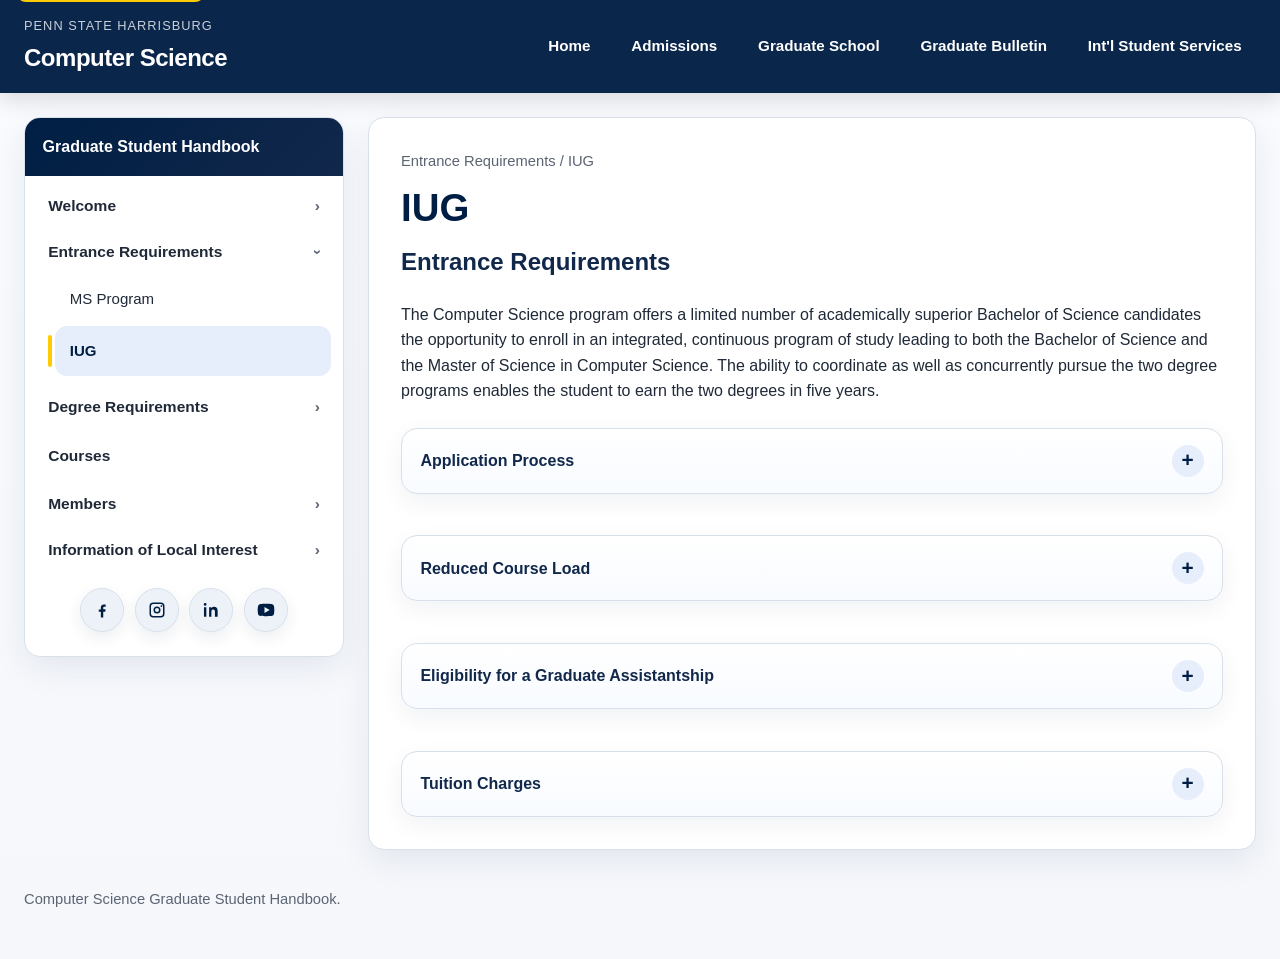
<file: entrance-iug.html>
<!DOCTYPE html>

<html lang="en">
  <head>
    <meta charset="utf-8"/>
    <meta content="width=device-width, initial-scale=1.0" name="viewport"/>
    <title>Computer Science Graduate Student Handbook | Entrance Requirements | IUG</title>
    <link href="style.css" rel="stylesheet"/>
    <script defer="" src="accordion.js"></script>
  </head>
  <body data-page="entrance-iug.html">
    <a class="skip-link" href="#main-content">Skip to main content</a>
    <header class="site-header">
      <div class="header-inner">
	<div class="site-branding">
	  <p class="eyebrow">Penn State Harrisburg</p>
	  <a class="site-title" href="index.html">Computer Science</a>
	</div>
	<nav aria-label="Top menu" class="top-nav">
	  <a href="index.html">Home</a>
	  <a href="https://harrisburg.psu.edu/admissions/graduate-admissions">Admissions</a>
	  <a href="https://gradschool.psu.edu/">Graduate School</a>
	  <a href="https://bulletins.psu.edu/graduate/">Graduate Bulletin</a>
	  <a href="https://harrisburg.psu.edu/global/international-students">Int'l Student Services</a>
	</nav>
      </div>
    </header>
    <div class="layout">
      <aside aria-label="Graduate handbook navigation" class="sidebar">
	<div class="sidebar-card">
	  <div class="sidebar-header">
	    <h2>Graduate Student Handbook</h2>
	  </div>
	  <nav aria-label="Sidebar navigation" class="sidebar-nav">
	    <div class="accordion-section" data-section="welcome">
	      <button aria-controls="panel-welcome" aria-expanded="false" class="accordion-button">
		<span class="accordion-label">Welcome</span>
		<span class="chevron">›</span>
	      </button>
	      <div class="accordion-panel" hidden="" id="panel-welcome">
		<a href="index.html">Introduction</a>
		<a href="contact.html">Contact Information</a>
	      </div>
	    </div>
	    <div class="accordion-section" data-section="entrance-requirements">
	      <button aria-controls="panel-entrance" aria-expanded="false" class="accordion-button">
		<span class="accordion-label">Entrance Requirements</span>
		<span class="chevron">›</span>
	      </button>
	      <div class="accordion-panel" hidden="" id="panel-entrance">
		<a href="entrance-ms.html">MS Program</a>
		<a href="entrance-iug.html">IUG</a>
	      </div>
	    </div>
	    <div class="accordion-section" data-section="degree-requirements">
	      <button aria-controls="panel-degree" aria-expanded="false" class="accordion-button">
		<span class="accordion-label">Degree Requirements</span>
		<span class="chevron">›</span>
	      </button>
	      <div class="accordion-panel" hidden="" id="panel-degree">
		<a href="degree-ms.html">MS Program</a>
		<a href="degree-iug.html">IUG</a>
	      </div>
	    </div>
	    <a class="sidebar-link" href="courses.html">Courses</a>
	    <div class="accordion-section" data-section="members">
	      <button aria-controls="panel-members" aria-expanded="false" class="accordion-button">
		<span class="accordion-label">Members</span>
		<span class="chevron">›</span>
	      </button>
	      <div class="accordion-panel" hidden="" id="panel-members">
		<a href="students.html">Students</a>
		<a href="faculty.html">Faculty</a>
	      </div>
	    </div>
	    <div class="accordion-section" data-section="local-interest">
	      <button aria-controls="panel-local-interest" aria-expanded="false" class="accordion-button">
		<span class="accordion-label">Information of Local Interest</span>
		<span class="chevron">›</span>
	      </button>
	      <div class="accordion-panel" hidden="" id="panel-local-interest">
		<a href="faq.html">FAQ</a>
		<a href="todolist.html">To Do List for New Students</a>
		<a href="sunlab-guide.html">SUN Lab Usage Guide</a>
		<a href="ethical-use.html">Ethical Uses of Computing Resources</a>
		<a href="https://www.registrar.psu.edu/academic-calendars/">Academic Calendar <span class="external-indicator">↗</span></a>




	      </div>
	    </div><div aria-label="Social media links" class="sidebar-social-row"><a aria-label="Facebook" class="social-icon-link" href="https://www.facebook.com/pennstateharrisburg/" title="Facebook"><svg aria-hidden="true" viewbox="0 0 24 24"><path d="M13.5 21v-7h2.4l.36-2.8H13.5V9.41c0-.81.23-1.36 1.39-1.36H16.4V5.54c-.26-.03-1.14-.1-2.17-.1-2.15 0-3.63 1.31-3.63 3.73v2.08H8.16V14h2.44v7h2.9Z"></path></svg><span class="sr-only">Facebook</span></a><a aria-label="Instagram" class="social-icon-link" href="https://www.instagram.com/pennstateharrisburg/" title="Instagram"><svg aria-hidden="true" viewbox="0 0 24 24"><path d="M7.5 3h9A4.5 4.5 0 0 1 21 7.5v9a4.5 4.5 0 0 1-4.5 4.5h-9A4.5 4.5 0 0 1 3 16.5v-9A4.5 4.5 0 0 1 7.5 3Zm0 1.8A2.7 2.7 0 0 0 4.8 7.5v9a2.7 2.7 0 0 0 2.7 2.7h9a2.7 2.7 0 0 0 2.7-2.7v-9a2.7 2.7 0 0 0-2.7-2.7h-9Zm9.75 1.35a1.05 1.05 0 1 1 0 2.1 1.05 1.05 0 0 1 0-2.1ZM12 7.8A4.2 4.2 0 1 1 7.8 12 4.2 4.2 0 0 1 12 7.8Zm0 1.8A2.4 2.4 0 1 0 14.4 12 2.4 2.4 0 0 0 12 9.6Z"></path></svg><span class="sr-only">Instagram</span></a><a aria-label="LinkedIn" class="social-icon-link" href="https://www.linkedin.com/school/penn-state-harrisburg" title="LinkedIn"><svg aria-hidden="true" viewbox="0 0 24 24"><path d="M6.43 8.78H3.56V20h2.87V8.78Zm.19-3.47A1.66 1.66 0 0 0 4.94 3.6a1.67 1.67 0 1 0 0 3.34 1.66 1.66 0 0 0 1.68-1.63ZM20 13.08c0-3.38-1.8-4.95-4.21-4.95A3.65 3.65 0 0 0 12.5 9.9V8.78H9.75c.04.74 0 11.22 0 11.22h2.75v-6.26c0-.34.03-.68.13-.92a2.18 2.18 0 0 1 2.05-1.46c1.45 0 2.03 1.1 2.03 2.72V20H20v-6.92Z"></path></svg><span class="sr-only">LinkedIn</span></a><a aria-label="YouTube" class="social-icon-link" href="https://www.youtube.com/PennStateHarrisburg" title="YouTube"><svg aria-hidden="true" viewbox="0 0 24 24"><path d="M21.58 7.19a2.98 2.98 0 0 0-2.1-2.11C17.63 4.6 12 4.6 12 4.6s-5.63 0-7.48.48A2.98 2.98 0 0 0 2.42 7.2 31.3 31.3 0 0 0 2 12a31.3 31.3 0 0 0 .42 4.81 2.98 2.98 0 0 0 2.1 2.11c1.85.48 7.48.48 7.48.48s5.63 0 7.48-.48a2.98 2.98 0 0 0 2.1-2.11A31.3 31.3 0 0 0 22 12a31.3 31.3 0 0 0-.42-4.81ZM10.2 15.61V8.39L16.45 12 10.2 15.61Z"></path></svg><span class="sr-only">YouTube</span></a></div>
	  </nav>
	</div>
      </aside>
      <main class="content" id="main-content">
	<div class="page-card">
	  <p class="breadcrumb">Entrance Requirements / IUG</p>
	  <h1>IUG</h1>
	  <section>
	    <h2>Entrance Requirements</h2>
	    <p>The Computer Science program offers a limited number of academically superior Bachelor of Science candidates the opportunity to enroll in an integrated, continuous program of study leading to both the Bachelor of Science and the Master of Science in Computer Science. The ability to coordinate as well as concurrently pursue the two degree programs enables the student to earn the two degrees in five years.</p>
	  </section>
	  <div aria-label="IUG entrance requirement categories" class="content-accordion-list">
	    <section class="content-accordion">
	      <button aria-controls="iug-entrance-panel-1" aria-expanded="false" class="content-accordion-button" id="iug-entrance-button-1">
		<span class="content-accordion-title">Application Process</span>
		<span aria-hidden="true" class="content-accordion-indicator">+</span>
	      </button>
	      <div aria-labelledby="iug-entrance-button-1" class="content-accordion-panel" hidden="" id="iug-entrance-panel-1" role="region">
		<p>To initiate the application process, students must first submit a completed Computer Science IUG Application Form, a transcript, and a plan of study. A faculty adviser will help undergraduate candidates determine a sequence of courses that will prepare them for acceptance into the IUG degree program. In order to apply for the IUG program, students must have completed a minimum of 45 credits and be enrolled in Penn State Harrisburg’s Computer Science B.S. program. A typical student would apply after completing between 45 to 60 credits, that is, after the fourth semester and before the end of the fifth semester.</p>
		<p>For consideration for acceptance into the program, students must have completed and earned a minimum grade point average of 3.0 in the following Computer Science and Mathematics courses:</p>
		<ul>
		  <li>2 semesters of Calculus (MATH 140, MATH 141)</li>
		  <li>1 semester of Matrices (MATH 220)</li>
		  <li>2 semesters of Programming Courses (CMPSC 121, CMPSC 122)</li>
		  <li>1 semester of Discrete Mathematics (CMPSC 360)</li>
		</ul>
		<p>To formally apply, students must also complete a Graduate School application. The student should mention in the notes section that the application is for the IUG program in Computer Science. The GRE exam is not required for admission into the program; however, if a student is interested in a graduate assistantship, GRE scores should be submitted before the beginning of the 8th semester.</p>
		<p><strong>Applications will be evaluated based on overall academic performance, in addition to the above requirements. In all cases, admission to the program will be at the discretion of the Graduate Admissions Committee in Computer Science.</strong></p>
	      </div>
	    </section>
	    <section class="content-accordion">
	      <button aria-controls="iug-entrance-panel-2" aria-expanded="false" class="content-accordion-button" id="iug-entrance-button-2">
		<span class="content-accordion-title">Reduced Course Load</span>
		<span aria-hidden="true" class="content-accordion-indicator">+</span>
	      </button>
	      <div aria-labelledby="iug-entrance-button-2" class="content-accordion-panel" hidden="" id="iug-entrance-panel-2" role="region">
		<p>As many as 12 of the credits required for the master’s degree may be applied to both undergraduate and graduate degree programs. A minimum of 50 percent of the courses proposed to count for both degrees must be at the 500 level. Thesis credits may not be double counted. As shown below, the Integrated Undergraduate-Graduate Program reduces the total number of credits needed to earn these degrees from 150 to 138.</p>
		<div class="table-like">
		  <div class="table-row">
		    <strong>Degree</strong>
		    <span>Total Credits Required</span>
		  </div>
		  <div class="table-row">
		    <strong>Bachelor of Science in Computer Science</strong>
		    <span>120</span>
		  </div>
		  <div class="table-row">
		    <strong>Master of Science in Computer Science</strong>
		    <span>30</span>
		  </div>
		  <div class="table-row">
		    <strong>Separate Bachelor of Science and Master of Science in Computer Science</strong>
		    <span>150</span>
		  </div>
		  <div class="table-row">
		    <strong>Integrated Bachelor of Science and Master of Science in Computer Science</strong>
		    <span>138</span>
		  </div>
		</div>
	      </div>
	    </section>
	    <section class="content-accordion">
	      <button aria-controls="iug-entrance-panel-3" aria-expanded="false" class="content-accordion-button" id="iug-entrance-button-3">
		<span class="content-accordion-title">Eligibility for a Graduate Assistantship</span>
		<span aria-hidden="true" class="content-accordion-indicator">+</span>
	      </button>
	      <div aria-labelledby="iug-entrance-button-3" class="content-accordion-panel" hidden="" id="iug-entrance-panel-3" role="region">
		<p>Students in the IUG program will be eligible for consideration for a graduate assistantship to be awarded beginning the fifth year. To be eligible for a graduate assistantship, students must have completed the requirements for their B.S. degree.</p>
	      </div>
	    </section>
	    <section class="content-accordion">
	      <button aria-controls="iug-entrance-panel-4" aria-expanded="false" class="content-accordion-button" id="iug-entrance-button-4">
		<span class="content-accordion-title">Tuition Charges</span>
		<span aria-hidden="true" class="content-accordion-indicator">+</span>
	      </button>
	      <div aria-labelledby="iug-entrance-button-4" class="content-accordion-panel" hidden="" id="iug-entrance-panel-4" role="region">
		<p>Undergraduate tuition rates will apply as long as the student is an undergraduate, that is, the baccalaureate degree has not been conferred, unless the student receives graduate study financial support, for example, an assistantship requiring the payment of graduate tuition.</p>
	      </div>
	    </section>
	  </div>
	</div>
      </main>
    </div>
    <footer class="site-footer">
      <p>Computer Science Graduate Student Handbook.</p>
    </footer>
  </body>
</html>
</file>
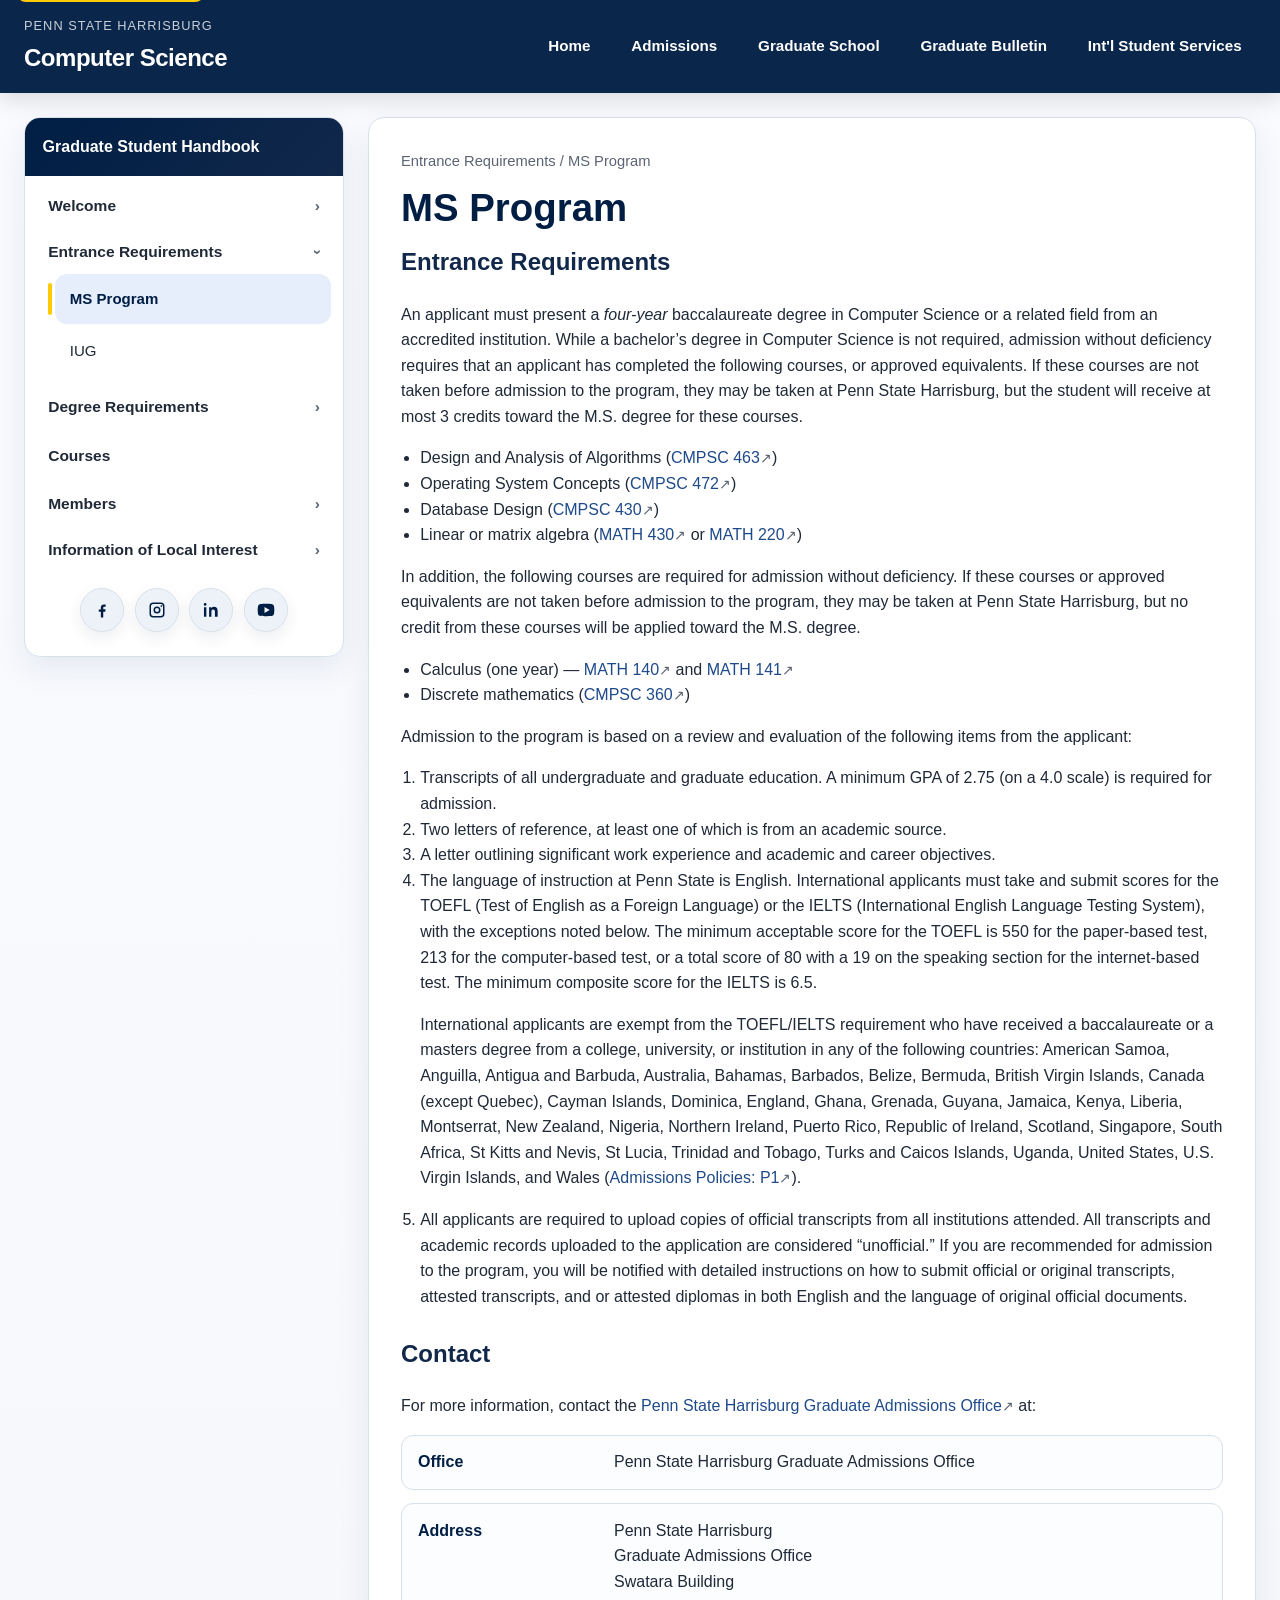
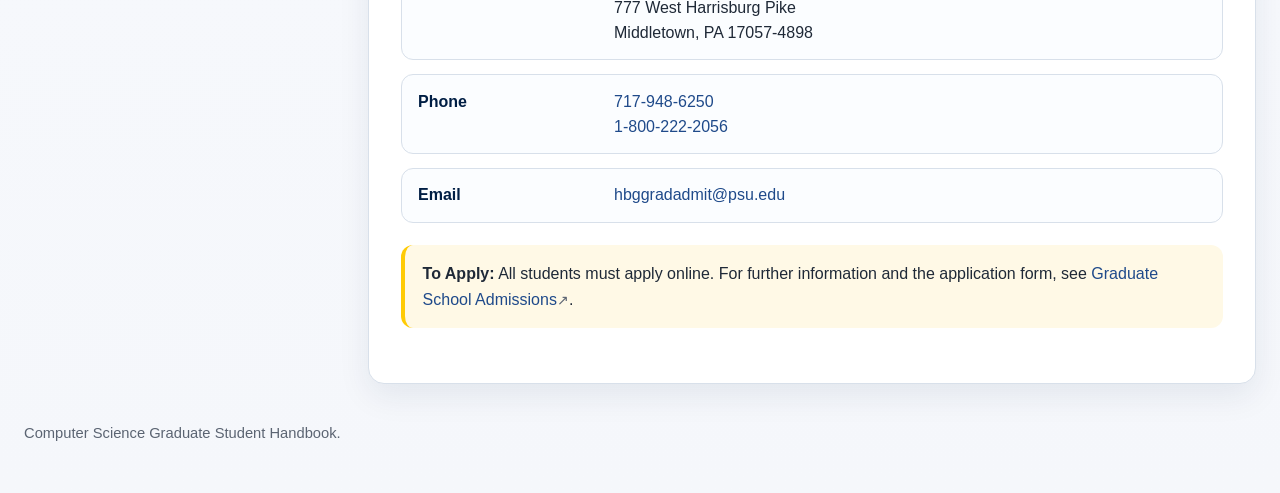
<file: entrance-ms.html>
<!DOCTYPE html>

<html lang="en">
  <head>
    <meta charset="utf-8"/>
    <meta content="width=device-width, initial-scale=1.0" name="viewport"/>
    <title>Computer Science Graduate Student Handbook | Entrance Requirements | MS Program</title>
    <link href="style.css" rel="stylesheet"/>
    <script defer="" src="accordion.js"></script>
  </head>
  <body data-page="entrance-ms.html">
    <a class="skip-link" href="#main-content">Skip to main content</a>
    <header class="site-header">
      <div class="header-inner">
	<div class="site-branding">
	  <p class="eyebrow">Penn State Harrisburg</p>
	  <a class="site-title" href="index.html">Computer Science</a>
	</div>
	<nav aria-label="Top menu" class="top-nav">
	  <a href="index.html">Home</a>
	  <a href="https://harrisburg.psu.edu/admissions/graduate-admissions">Admissions</a>
	  <a href="https://gradschool.psu.edu/">Graduate School</a>
	  <a href="https://bulletins.psu.edu/graduate/">Graduate Bulletin</a>
	  <a href="https://harrisburg.psu.edu/global/international-students">Int'l Student Services</a>
	</nav>
      </div>
    </header>
    <div class="layout">
      <aside aria-label="Graduate handbook navigation" class="sidebar">
	<div class="sidebar-card">
	  <div class="sidebar-header">
	    <h2>Graduate Student Handbook</h2>
	  </div>
	  <nav aria-label="Sidebar navigation" class="sidebar-nav">
	    <div class="accordion-section" data-section="welcome">
	      <button aria-controls="panel-welcome" aria-expanded="false" class="accordion-button">
		<span class="accordion-label">Welcome</span>
		<span class="chevron">›</span>
	      </button>
	      <div class="accordion-panel" hidden="" id="panel-welcome">
		<a href="index.html">Introduction</a>
		<a href="contact.html">Contact Information</a>
	      </div>
	    </div>
	    <div class="accordion-section" data-section="entrance-requirements">
	      <button aria-controls="panel-entrance" aria-expanded="false" class="accordion-button">
		<span class="accordion-label">Entrance Requirements</span>
		<span class="chevron">›</span>
	      </button>
	      <div class="accordion-panel" hidden="" id="panel-entrance">
		<a href="entrance-ms.html">MS Program</a>
		<a href="entrance-iug.html">IUG</a>
	      </div>
	    </div>
	    <div class="accordion-section" data-section="degree-requirements">
	      <button aria-controls="panel-degree" aria-expanded="false" class="accordion-button">
		<span class="accordion-label">Degree Requirements</span>
		<span class="chevron">›</span>
	      </button>
	      <div class="accordion-panel" hidden="" id="panel-degree">
		<a href="degree-ms.html">MS Program</a>
		<a href="degree-iug.html">IUG</a>
	      </div>
	    </div>
	    <a class="sidebar-link" href="courses.html">Courses</a>
	    <div class="accordion-section" data-section="members">
	      <button aria-controls="panel-members" aria-expanded="false" class="accordion-button">
		<span class="accordion-label">Members</span>
		<span class="chevron">›</span>
	      </button>
	      <div class="accordion-panel" hidden="" id="panel-members">
		<a href="students.html">Students</a>
		<a href="faculty.html">Faculty</a>
	      </div>
	    </div>
	    <div class="accordion-section" data-section="local-interest">
	      <button aria-controls="panel-local-interest" aria-expanded="false" class="accordion-button">
		<span class="accordion-label">Information of Local Interest</span>
		<span class="chevron">›</span>
	      </button>
	      <div class="accordion-panel" hidden="" id="panel-local-interest">
		<a href="faq.html">FAQ</a>
		<a href="todolist.html">To Do List for New Students</a>
		<a href="sunlab-guide.html">SUN Lab Usage Guide</a>
		<a href="ethical-use.html">Ethical Uses of Computing Resources</a>
		<a href="https://www.registrar.psu.edu/academic-calendars/">Academic Calendar <span class="external-indicator">↗</span></a>




	      </div>
	    </div><div aria-label="Social media links" class="sidebar-social-row"><a aria-label="Facebook" class="social-icon-link" href="https://www.facebook.com/pennstateharrisburg/" title="Facebook"><svg aria-hidden="true" viewbox="0 0 24 24"><path d="M13.5 21v-7h2.4l.36-2.8H13.5V9.41c0-.81.23-1.36 1.39-1.36H16.4V5.54c-.26-.03-1.14-.1-2.17-.1-2.15 0-3.63 1.31-3.63 3.73v2.08H8.16V14h2.44v7h2.9Z"></path></svg><span class="sr-only">Facebook</span></a><a aria-label="Instagram" class="social-icon-link" href="https://www.instagram.com/pennstateharrisburg/" title="Instagram"><svg aria-hidden="true" viewbox="0 0 24 24"><path d="M7.5 3h9A4.5 4.5 0 0 1 21 7.5v9a4.5 4.5 0 0 1-4.5 4.5h-9A4.5 4.5 0 0 1 3 16.5v-9A4.5 4.5 0 0 1 7.5 3Zm0 1.8A2.7 2.7 0 0 0 4.8 7.5v9a2.7 2.7 0 0 0 2.7 2.7h9a2.7 2.7 0 0 0 2.7-2.7v-9a2.7 2.7 0 0 0-2.7-2.7h-9Zm9.75 1.35a1.05 1.05 0 1 1 0 2.1 1.05 1.05 0 0 1 0-2.1ZM12 7.8A4.2 4.2 0 1 1 7.8 12 4.2 4.2 0 0 1 12 7.8Zm0 1.8A2.4 2.4 0 1 0 14.4 12 2.4 2.4 0 0 0 12 9.6Z"></path></svg><span class="sr-only">Instagram</span></a><a aria-label="LinkedIn" class="social-icon-link" href="https://www.linkedin.com/school/penn-state-harrisburg" title="LinkedIn"><svg aria-hidden="true" viewbox="0 0 24 24"><path d="M6.43 8.78H3.56V20h2.87V8.78Zm.19-3.47A1.66 1.66 0 0 0 4.94 3.6a1.67 1.67 0 1 0 0 3.34 1.66 1.66 0 0 0 1.68-1.63ZM20 13.08c0-3.38-1.8-4.95-4.21-4.95A3.65 3.65 0 0 0 12.5 9.9V8.78H9.75c.04.74 0 11.22 0 11.22h2.75v-6.26c0-.34.03-.68.13-.92a2.18 2.18 0 0 1 2.05-1.46c1.45 0 2.03 1.1 2.03 2.72V20H20v-6.92Z"></path></svg><span class="sr-only">LinkedIn</span></a><a aria-label="YouTube" class="social-icon-link" href="https://www.youtube.com/PennStateHarrisburg" title="YouTube"><svg aria-hidden="true" viewbox="0 0 24 24"><path d="M21.58 7.19a2.98 2.98 0 0 0-2.1-2.11C17.63 4.6 12 4.6 12 4.6s-5.63 0-7.48.48A2.98 2.98 0 0 0 2.42 7.2 31.3 31.3 0 0 0 2 12a31.3 31.3 0 0 0 .42 4.81 2.98 2.98 0 0 0 2.1 2.11c1.85.48 7.48.48 7.48.48s5.63 0 7.48-.48a2.98 2.98 0 0 0 2.1-2.11A31.3 31.3 0 0 0 22 12a31.3 31.3 0 0 0-.42-4.81ZM10.2 15.61V8.39L16.45 12 10.2 15.61Z"></path></svg><span class="sr-only">YouTube</span></a></div>
	  </nav>
	</div>
      </aside>
      <main class="content" id="main-content">
	<div class="page-card">
	  <p class="breadcrumb">Entrance Requirements / MS Program</p>
	  <h1>MS Program</h1>
	  <section>
	    <h2>Entrance Requirements</h2>
	    <p>An applicant must present a <em>four-year</em> baccalaureate degree in Computer Science or a related field from an accredited institution. While a bachelor’s degree in Computer Science is not required, admission without deficiency requires that an applicant has completed the following courses, or approved equivalents. If these courses are not taken before admission to the program, they may be taken at Penn State Harrisburg, but the student will receive at most 3 credits toward the M.S. degree for these courses.</p>
	    <ul>
	      <li>Design and Analysis of Algorithms (<a href="https://bulletins.psu.edu/search/?scontext=courses&amp;search=cmpsc+463">CMPSC 463<span class="external-indicator">↗</span></a>)</li>
	      <li>Operating System Concepts (<a href="https://bulletins.psu.edu/search/?scontext=courses&amp;search=cmpsc+472">CMPSC 472<span class="external-indicator">↗</span></a>)</li>
	      <li>Database Design (<a href="https://bulletins.psu.edu/search/?scontext=courses&amp;search=cmpsc+430">CMPSC 430<span class="external-indicator">↗</span></a>)</li>
	      <li>Linear or matrix algebra (<a href="https://bulletins.psu.edu/search/?scontext=courses&amp;search=math+430">MATH 430<span class="external-indicator">↗</span></a> or <a href="https://bulletins.psu.edu/search/?scontext=courses&amp;search=math+220">MATH 220<span class="external-indicator">↗</span></a>)</li>
	    </ul>
	    <p>In addition, the following courses are required for admission without deficiency. If these courses or approved equivalents are not taken before admission to the program, they may be taken at Penn State Harrisburg, but no credit from these courses will be applied toward the M.S. degree.</p>
	    <ul>
	      <li>Calculus (one year) — <a href="https://bulletins.psu.edu/search/?scontext=courses&amp;search=math+140">MATH 140<span class="external-indicator">↗</span></a> and <a href="https://bulletins.psu.edu/search/?scontext=courses&amp;search=math+141">MATH 141<span class="external-indicator">↗</span></a></li>
	      <li>Discrete mathematics (<a href="https://bulletins.psu.edu/search/?scontext=courses&amp;search=cmpsc+360">CMPSC 360<span class="external-indicator">↗</span></a>)</li>
	    </ul>
	    <p>Admission to the program is based on a review and evaluation of the following items from the applicant:</p>
	    <ol>
	      <li>Transcripts of all undergraduate and graduate education. A minimum GPA of 2.75 (on a 4.0 scale) is required for admission.</li>
	      <li>Two letters of reference, at least one of which is from an academic source.</li>
	      <li>A letter outlining significant work experience and academic and career objectives.</li>
	      <li>The language of instruction at Penn State is English. International applicants must take and submit scores for the TOEFL (Test of English as a Foreign Language) or the IELTS (International English Language Testing System), with the exceptions noted below. The minimum acceptable score for the TOEFL is 550 for the paper-based test, 213 for the computer-based test, or a total score of 80 with a 19 on the speaking section for the internet-based test. The minimum composite score for the IELTS is 6.5.

		<p>International applicants are exempt from the TOEFL/IELTS requirement who have received a baccalaureate or a masters degree from a college, university, or institution in any of the following countries: American Samoa, Anguilla, Antigua and Barbuda, Australia, Bahamas, Barbados, Belize, Bermuda, British Virgin Islands, Canada (except Quebec), Cayman Islands, Dominica, England, Ghana, Grenada, Guyana, Jamaica, Kenya, Liberia, Montserrat, New Zealand, Nigeria, Northern Ireland, Puerto Rico, Republic of Ireland, Scotland, Singapore, South Africa, St Kitts and Nevis, St Lucia, Trinidad and Tobago, Turks and Caicos Islands, Uganda, United States, U.S. Virgin Islands, and Wales (<a href="https://gradschool.psu.edu/graduate-education-policies/gcac/gcac-300/gcac-305-admission-requirements-international-students/admission-requirements-international-students-procedure">Admissions Policies: P1<span class="external-indicator">↗</span></a>).</p></li>
	      <li>All applicants are required to upload copies of official transcripts from all institutions attended. All transcripts and academic records uploaded to the application are considered “unofficial.” If you are recommended for admission to the program, you will be notified with detailed instructions on how to submit official or original transcripts, attested transcripts, and or attested diplomas in both English and the language of original official documents.</li>
	    </ol>
	  </section>
	  <section>
	    <h2>Contact</h2>
	    <p>For more information, contact the <a href="https://harrisburg.psu.edu/admissions/graduate-admissions">Penn State Harrisburg Graduate Admissions Office<span class="external-indicator">↗</span></a> at:</p>
	    <div class="table-like">
	      <div class="table-row">
		<strong>Office</strong>
		<span>Penn State Harrisburg Graduate Admissions Office</span>
	      </div>
	      <div class="table-row">
		<strong>Address</strong>
		<span>Penn State Harrisburg<br/>Graduate Admissions Office<br/>Swatara Building<br/>777 West Harrisburg Pike<br/>Middletown, PA 17057-4898</span>
	      </div>
	      <div class="table-row">
		<strong>Phone</strong>
		<span><a href="tel:+17179486250">717-948-6250</a><br/><a href="tel:+18002222056">1-800-222-2056</a></span>
	      </div>
	      <div class="table-row">
		<strong>Email</strong>
		<span><a href="mailto:hbggradadmit@psu.edu">hbggradadmit@psu.edu</a></span>
	      </div>
	    </div>
	  </section>
	  <div class="callout">
	    <strong>To Apply:</strong> All students must apply online. For further information and the application form, see <a href="https://harrisburg.psu.edu/admissions/graduate-admissions">Graduate School Admissions<span class="external-indicator">↗</span></a>.
          </div>
	</div>
      </main>
    </div>
    <footer class="site-footer">
      <p>Computer Science Graduate Student Handbook.</p>
    </footer>
  </body>
</html>
</file>
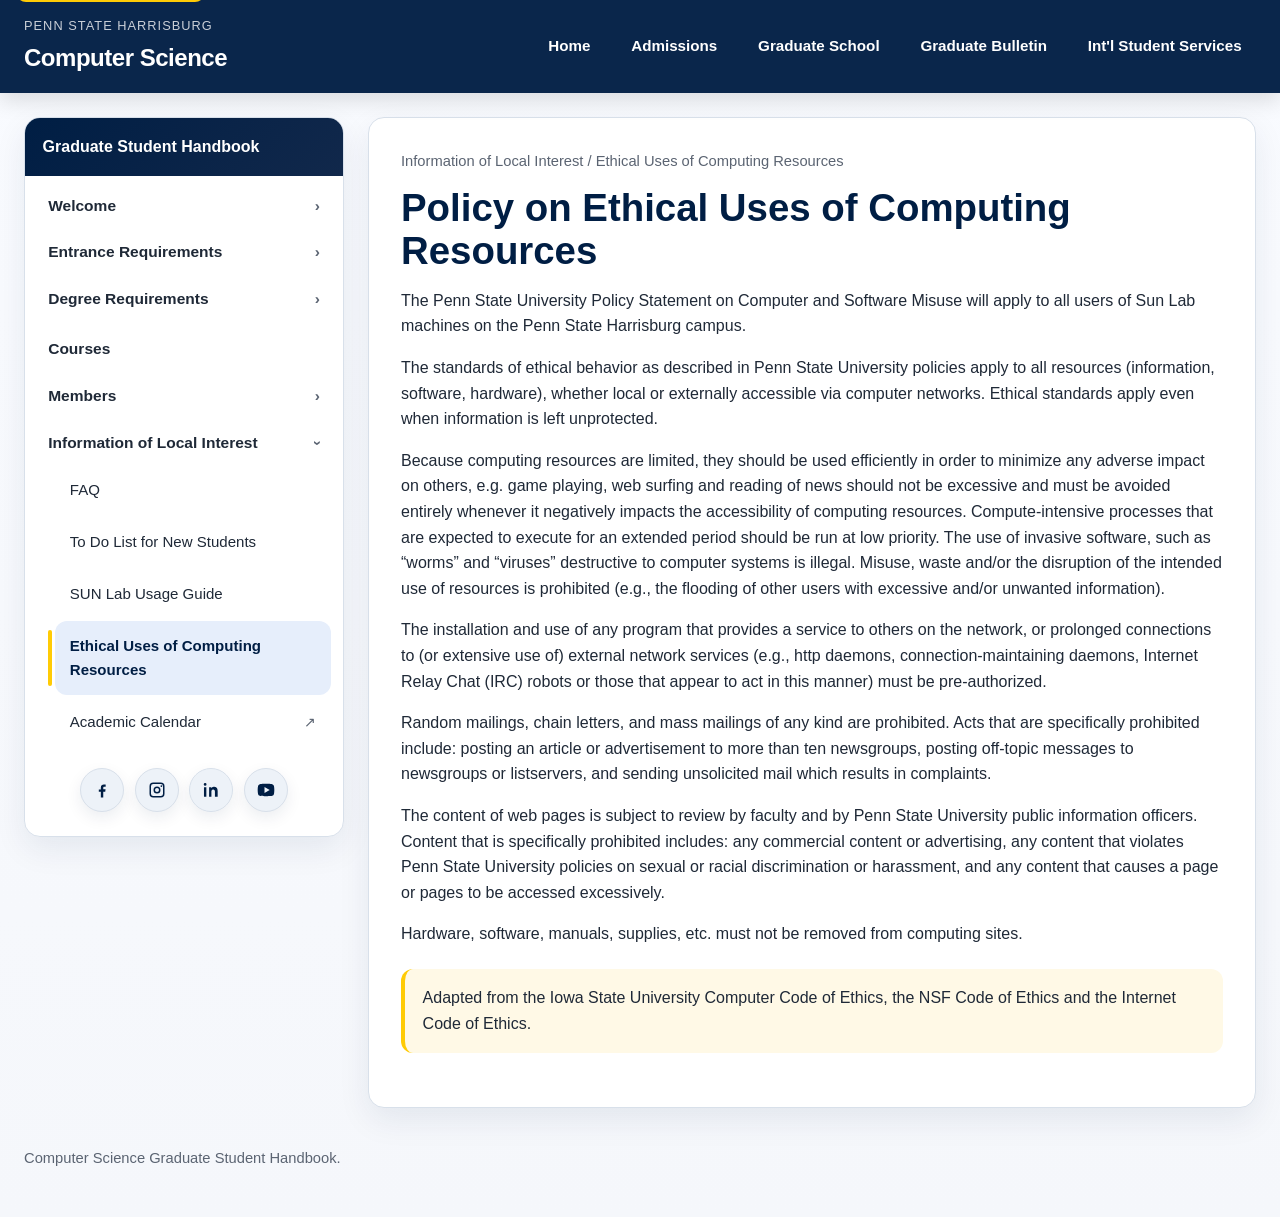
<file: ethical-use.html>
<!DOCTYPE html>

<html lang="en">
  <head>
    <meta charset="utf-8"/>
    <meta content="width=device-width, initial-scale=1.0" name="viewport"/>
    <title>Computer Science Graduate Student Handbook | Policy on Ethical Uses of Computing Resources</title>
    <link href="style.css" rel="stylesheet"/>
    <script defer="" src="accordion.js"></script>
  </head>
  <body data-page="ethical-use.html">
    <a class="skip-link" href="#main-content">Skip to main content</a>
    <header class="site-header">
      <div class="header-inner">
	<div class="site-branding">
	  <p class="eyebrow">Penn State Harrisburg</p>
	  <a class="site-title" href="index.html">Computer Science</a>
	</div>
	<nav aria-label="Top menu" class="top-nav">
	  <a href="index.html">Home</a>
	  <a href="https://harrisburg.psu.edu/admissions/graduate-admissions">Admissions</a>
	  <a href="https://gradschool.psu.edu/">Graduate School</a>
	  <a href="https://bulletins.psu.edu/graduate/">Graduate Bulletin</a>
	  <a href="https://harrisburg.psu.edu/global/international-students">Int'l Student Services</a>
	</nav>
      </div>
    </header>
    <div class="layout">
      <aside aria-label="Graduate handbook navigation" class="sidebar">
	<div class="sidebar-card">
	  <div class="sidebar-header">
	    <h2>Graduate Student Handbook</h2>
	  </div>
	  <nav aria-label="Sidebar navigation" class="sidebar-nav">
	    <div class="accordion-section" data-section="welcome">
	      <button aria-controls="panel-welcome" aria-expanded="false" class="accordion-button">
		<span class="accordion-label">Welcome</span>
		<span class="chevron">›</span>
	      </button>
	      <div class="accordion-panel" hidden="" id="panel-welcome">
		<a href="index.html">Introduction</a>
		<a href="contact.html">Contact Information</a>
	      </div>
	    </div>
	    <!--<a class="sidebar-link" href="entrance.html">Entrance Requirements</a>-->
	    <div class="accordion-section" data-section="entrance-requirements">
	      <button aria-controls="panel-entrance" aria-expanded="false" class="accordion-button">
		<span class="accordion-label">Entrance Requirements</span>
		<span class="chevron">›</span>
	      </button>
	      <div class="accordion-panel" hidden="" id="panel-entrance">
		<a href="entrance-ms.html">MS Program</a>
		<a href="entrance-iug.html">IUG</a>
	      </div>
	    </div>
	    <div class="accordion-section" data-section="degree-requirements">
	      <button aria-controls="panel-degree" aria-expanded="false" class="accordion-button">
		<span class="accordion-label">Degree Requirements</span>
		<span class="chevron">›</span>
	      </button>
	      <div class="accordion-panel" hidden="" id="panel-degree">
		<a href="degree-ms.html">MS Program</a>
		<a href="degree-iug.html">IUG</a>
	      </div>
	    </div>
	    <a class="sidebar-link" href="courses.html">Courses</a>
	    <div class="accordion-section" data-section="members">
	      <button aria-controls="panel-members" aria-expanded="false" class="accordion-button">
		<span class="accordion-label">Members</span>
		<span class="chevron">›</span>
	      </button>
	      <div class="accordion-panel" hidden="" id="panel-members">
		<a href="students.html">Students</a>
		<a href="faculty.html">Faculty</a>
	      </div>
	    </div>
	    <div class="accordion-section" data-section="local-interest">
	      <button aria-controls="panel-local-interest" aria-expanded="false" class="accordion-button">
		<span class="accordion-label">Information of Local Interest</span>
		<span class="chevron">›</span>
	      </button>
	      <div class="accordion-panel" hidden="" id="panel-local-interest">
		<a href="faq.html">FAQ</a>
		<a href="todolist.html">To Do List for New Students</a>
		<a href="sunlab-guide.html">SUN Lab Usage Guide</a>
		<a href="ethical-use.html">Ethical Uses of Computing Resources</a>
		<a href="https://www.registrar.psu.edu/academic-calendars/">Academic Calendar <span class="external-indicator">↗</span></a>




	      </div>
	    </div><div aria-label="Social media links" class="sidebar-social-row"><a aria-label="Facebook" class="social-icon-link" href="https://www.facebook.com/pennstateharrisburg/" title="Facebook"><svg aria-hidden="true" viewbox="0 0 24 24"><path d="M13.5 21v-7h2.4l.36-2.8H13.5V9.41c0-.81.23-1.36 1.39-1.36H16.4V5.54c-.26-.03-1.14-.1-2.17-.1-2.15 0-3.63 1.31-3.63 3.73v2.08H8.16V14h2.44v7h2.9Z"></path></svg><span class="sr-only">Facebook</span></a><a aria-label="Instagram" class="social-icon-link" href="https://www.instagram.com/pennstateharrisburg/" title="Instagram"><svg aria-hidden="true" viewbox="0 0 24 24"><path d="M7.5 3h9A4.5 4.5 0 0 1 21 7.5v9a4.5 4.5 0 0 1-4.5 4.5h-9A4.5 4.5 0 0 1 3 16.5v-9A4.5 4.5 0 0 1 7.5 3Zm0 1.8A2.7 2.7 0 0 0 4.8 7.5v9a2.7 2.7 0 0 0 2.7 2.7h9a2.7 2.7 0 0 0 2.7-2.7v-9a2.7 2.7 0 0 0-2.7-2.7h-9Zm9.75 1.35a1.05 1.05 0 1 1 0 2.1 1.05 1.05 0 0 1 0-2.1ZM12 7.8A4.2 4.2 0 1 1 7.8 12 4.2 4.2 0 0 1 12 7.8Zm0 1.8A2.4 2.4 0 1 0 14.4 12 2.4 2.4 0 0 0 12 9.6Z"></path></svg><span class="sr-only">Instagram</span></a><a aria-label="LinkedIn" class="social-icon-link" href="https://www.linkedin.com/school/penn-state-harrisburg" title="LinkedIn"><svg aria-hidden="true" viewbox="0 0 24 24"><path d="M6.43 8.78H3.56V20h2.87V8.78Zm.19-3.47A1.66 1.66 0 0 0 4.94 3.6a1.67 1.67 0 1 0 0 3.34 1.66 1.66 0 0 0 1.68-1.63ZM20 13.08c0-3.38-1.8-4.95-4.21-4.95A3.65 3.65 0 0 0 12.5 9.9V8.78H9.75c.04.74 0 11.22 0 11.22h2.75v-6.26c0-.34.03-.68.13-.92a2.18 2.18 0 0 1 2.05-1.46c1.45 0 2.03 1.1 2.03 2.72V20H20v-6.92Z"></path></svg><span class="sr-only">LinkedIn</span></a><a aria-label="YouTube" class="social-icon-link" href="https://www.youtube.com/PennStateHarrisburg" title="YouTube"><svg aria-hidden="true" viewbox="0 0 24 24"><path d="M21.58 7.19a2.98 2.98 0 0 0-2.1-2.11C17.63 4.6 12 4.6 12 4.6s-5.63 0-7.48.48A2.98 2.98 0 0 0 2.42 7.2 31.3 31.3 0 0 0 2 12a31.3 31.3 0 0 0 .42 4.81 2.98 2.98 0 0 0 2.1 2.11c1.85.48 7.48.48 7.48.48s5.63 0 7.48-.48a2.98 2.98 0 0 0 2.1-2.11A31.3 31.3 0 0 0 22 12a31.3 31.3 0 0 0-.42-4.81ZM10.2 15.61V8.39L16.45 12 10.2 15.61Z"></path></svg><span class="sr-only">YouTube</span></a></div>
	  </nav>
	</div>
      </aside>
      <main class="content" id="main-content">
	<div class="page-card">
	  <p class="breadcrumb">Information of Local Interest / Ethical Uses of Computing Resources</p>
	  <h1>Policy on Ethical Uses of Computing Resources</h1>
	  <!--
              <p class="lead">All users of Sun Lab machines on the Penn State Harrisburg campus are expected to use computing resources responsibly, efficiently, and in accordance with University policy.</p>
	      -->
	      <section>
		<p>The Penn State University Policy Statement on Computer and Software Misuse will apply to all users of Sun Lab machines on the Penn State Harrisburg campus.</p>
		<p>The standards of ethical behavior as described in Penn State University policies apply to all resources (information, software, hardware), whether local or externally accessible via computer networks. Ethical standards apply even when information is left unprotected.</p>
		<p>Because computing resources are limited, they should be used efficiently in order to minimize any adverse impact on others, e.g. game playing, web surfing and reading of news should not be excessive and must be avoided entirely whenever it negatively impacts the accessibility of computing resources. Compute-intensive processes that are expected to execute for an extended period should be run at low priority. The use of invasive software, such as “worms” and “viruses” destructive to computer systems is illegal. Misuse, waste and/or the disruption of the intended use of resources is prohibited (e.g., the flooding of other users with excessive and/or unwanted information).</p>
		<p>The installation and use of any program that provides a service to others on the network, or prolonged connections to (or extensive use of) external network services (e.g., http daemons, connection-maintaining daemons, Internet Relay Chat (IRC) robots or those that appear to act in this manner) must be pre-authorized.</p>
		<p>Random mailings, chain letters, and mass mailings of any kind are prohibited. Acts that are specifically prohibited include: posting an article or advertisement to more than ten newsgroups, posting off-topic messages to newsgroups or listservers, and sending unsolicited mail which results in complaints.</p>
		<p>The content of web pages is subject to review by faculty and by Penn State University public information officers. Content that is specifically prohibited includes: any commercial content or advertising, any content that violates Penn State University policies on sexual or racial discrimination or harassment, and any content that causes a page or pages to be accessed excessively.</p>
		<p>Hardware, software, manuals, supplies, etc. must not be removed from computing sites.</p>
	      </section>
	      <div class="callout">
		Adapted from the Iowa State University Computer Code of Ethics, the NSF Code of Ethics and the Internet Code of Ethics.
              </div>
	</div>
      </main>
    </div>
    <footer class="site-footer">
      <p>Computer Science Graduate Student Handbook.</p>
    </footer>
  </body>
</html>
</file>
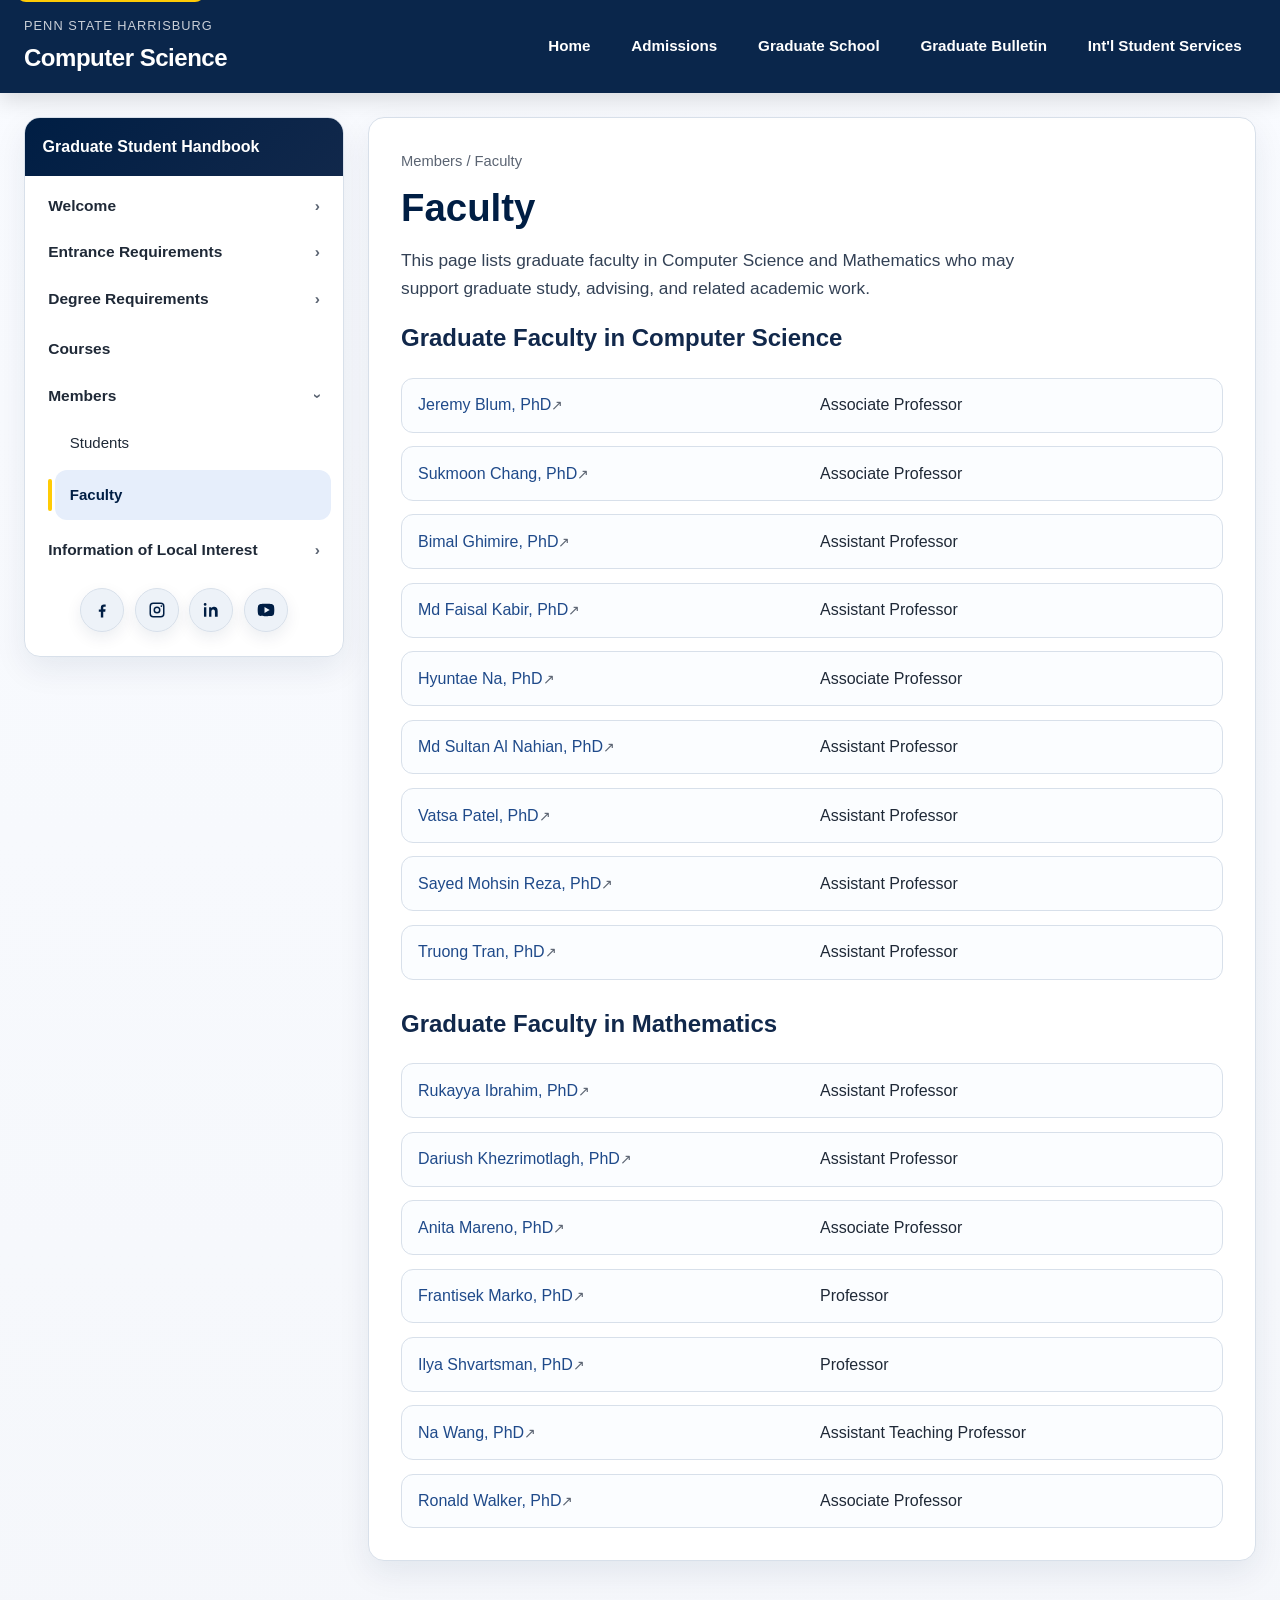
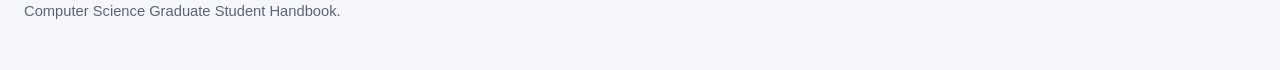
<file: faculty.html>
<!DOCTYPE html>

<html lang="en">
  <head>
    <meta charset="utf-8"/>
    <meta content="width=device-width, initial-scale=1.0" name="viewport"/>
    <title>Computer Science Graduate Student Handbook | Faculty</title>
    <link href="style.css" rel="stylesheet"/>
    <script defer="" src="accordion.js"></script>
  </head>
  <body data-page="faculty.html">
    <a class="skip-link" href="#main-content">Skip to main content</a>
    <header class="site-header">
      <div class="header-inner">
	<div class="site-branding">
	  <p class="eyebrow">Penn State Harrisburg</p>
	  <a class="site-title" href="index.html">Computer Science</a>
	</div>
	<nav aria-label="Top menu" class="top-nav">
	  <a href="index.html">Home</a>
	  <a href="https://harrisburg.psu.edu/admissions/graduate-admissions">Admissions</a>
	  <a href="https://gradschool.psu.edu/">Graduate School</a>
	  <a href="https://bulletins.psu.edu/graduate/">Graduate Bulletin</a>
	  <a href="https://harrisburg.psu.edu/global/international-students">Int'l Student Services</a>
	</nav>
      </div>
    </header>
    <div class="layout">
      <aside aria-label="Graduate handbook navigation" class="sidebar">
	<div class="sidebar-card">
	  <div class="sidebar-header">
	    <h2>Graduate Student Handbook</h2>
	  </div>
	  <nav aria-label="Sidebar navigation" class="sidebar-nav">
	    <div class="accordion-section" data-section="welcome">
	      <button aria-controls="panel-welcome" aria-expanded="false" class="accordion-button">
		<span class="accordion-label">Welcome</span>
		<span class="chevron">›</span>
	      </button>
	      <div class="accordion-panel" hidden="" id="panel-welcome">
		<a href="index.html">Introduction</a>
		<a href="contact.html">Contact Information</a>
	      </div>
	    </div>
	    <div class="accordion-section" data-section="entrance-requirements">
	      <button aria-controls="panel-entrance" aria-expanded="false" class="accordion-button">
		<span class="accordion-label">Entrance Requirements</span>
		<span class="chevron">›</span>
	      </button>
	      <div class="accordion-panel" hidden="" id="panel-entrance">
		<a href="entrance-ms.html">MS Program</a>
		<a href="entrance-iug.html">IUG</a>
	      </div>
	    </div>
	    <div class="accordion-section" data-section="degree-requirements">
	      <button aria-controls="panel-degree" aria-expanded="false" class="accordion-button">
		<span class="accordion-label">Degree Requirements</span>
		<span class="chevron">›</span>
	      </button>
	      <div class="accordion-panel" hidden="" id="panel-degree">
		<a href="degree-ms.html">MS Program</a>
		<a href="degree-iug.html">IUG</a>
	      </div>
	    </div>
	    <a class="sidebar-link" href="courses.html">Courses</a>
	    <div class="accordion-section" data-section="members">
	      <button aria-controls="panel-members" aria-expanded="false" class="accordion-button">
		<span class="accordion-label">Members</span>
		<span class="chevron">›</span>
	      </button>
	      <div class="accordion-panel" hidden="" id="panel-members">
		<a href="students.html">Students</a>
		<a href="faculty.html">Faculty</a>
	      </div>
	    </div>
	    <div class="accordion-section" data-section="local-interest">
	      <button aria-controls="panel-local-interest" aria-expanded="false" class="accordion-button">
		<span class="accordion-label">Information of Local Interest</span>
		<span class="chevron">›</span>
	      </button>
	      <div class="accordion-panel" hidden="" id="panel-local-interest">
		<a href="faq.html">FAQ</a>
		<a href="todolist.html">To Do List for New Students</a>
		<a href="sunlab-guide.html">SUN Lab Usage Guide</a>
		<a href="ethical-use.html">Ethical Uses of Computing Resources</a>
		<a href="https://www.registrar.psu.edu/academic-calendars/">Academic Calendar<span class="external-indicator">↗</span></a>




	      </div>
	    </div><div aria-label="Social media links" class="sidebar-social-row"><a aria-label="Facebook" class="social-icon-link" href="https://www.facebook.com/pennstateharrisburg/" title="Facebook"><svg aria-hidden="true" viewbox="0 0 24 24"><path d="M13.5 21v-7h2.4l.36-2.8H13.5V9.41c0-.81.23-1.36 1.39-1.36H16.4V5.54c-.26-.03-1.14-.1-2.17-.1-2.15 0-3.63 1.31-3.63 3.73v2.08H8.16V14h2.44v7h2.9Z"></path></svg><span class="sr-only">Facebook</span></a><a aria-label="Instagram" class="social-icon-link" href="https://www.instagram.com/pennstateharrisburg/" title="Instagram"><svg aria-hidden="true" viewbox="0 0 24 24"><path d="M7.5 3h9A4.5 4.5 0 0 1 21 7.5v9a4.5 4.5 0 0 1-4.5 4.5h-9A4.5 4.5 0 0 1 3 16.5v-9A4.5 4.5 0 0 1 7.5 3Zm0 1.8A2.7 2.7 0 0 0 4.8 7.5v9a2.7 2.7 0 0 0 2.7 2.7h9a2.7 2.7 0 0 0 2.7-2.7v-9a2.7 2.7 0 0 0-2.7-2.7h-9Zm9.75 1.35a1.05 1.05 0 1 1 0 2.1 1.05 1.05 0 0 1 0-2.1ZM12 7.8A4.2 4.2 0 1 1 7.8 12 4.2 4.2 0 0 1 12 7.8Zm0 1.8A2.4 2.4 0 1 0 14.4 12 2.4 2.4 0 0 0 12 9.6Z"></path></svg><span class="sr-only">Instagram</span></a><a aria-label="LinkedIn" class="social-icon-link" href="https://www.linkedin.com/school/penn-state-harrisburg" title="LinkedIn"><svg aria-hidden="true" viewbox="0 0 24 24"><path d="M6.43 8.78H3.56V20h2.87V8.78Zm.19-3.47A1.66 1.66 0 0 0 4.94 3.6a1.67 1.67 0 1 0 0 3.34 1.66 1.66 0 0 0 1.68-1.63ZM20 13.08c0-3.38-1.8-4.95-4.21-4.95A3.65 3.65 0 0 0 12.5 9.9V8.78H9.75c.04.74 0 11.22 0 11.22h2.75v-6.26c0-.34.03-.68.13-.92a2.18 2.18 0 0 1 2.05-1.46c1.45 0 2.03 1.1 2.03 2.72V20H20v-6.92Z"></path></svg><span class="sr-only">LinkedIn</span></a><a aria-label="YouTube" class="social-icon-link" href="https://www.youtube.com/PennStateHarrisburg" title="YouTube"><svg aria-hidden="true" viewbox="0 0 24 24"><path d="M21.58 7.19a2.98 2.98 0 0 0-2.1-2.11C17.63 4.6 12 4.6 12 4.6s-5.63 0-7.48.48A2.98 2.98 0 0 0 2.42 7.2 31.3 31.3 0 0 0 2 12a31.3 31.3 0 0 0 .42 4.81 2.98 2.98 0 0 0 2.1 2.11c1.85.48 7.48.48 7.48.48s5.63 0 7.48-.48a2.98 2.98 0 0 0 2.1-2.11A31.3 31.3 0 0 0 22 12a31.3 31.3 0 0 0-.42-4.81ZM10.2 15.61V8.39L16.45 12 10.2 15.61Z"></path></svg><span class="sr-only">YouTube</span></a></div>
	  </nav>
	</div>
      </aside>
      <main class="content" id="main-content">
	<div class="page-card">
	  <p class="breadcrumb">Members / Faculty</p>
	  <h1>Faculty</h1>
	  <p class="lead">This page lists graduate faculty in Computer Science and Mathematics who may support graduate study, advising, and related academic work.</p>
	  <section>
	    <h2>Graduate Faculty in Computer Science</h2>
	    <div aria-label="Graduate Faculty in Computer Science" class="table-like" role="faculty-table">
	      <div class="table-row" role="row">
		<span><a href="https://harrisburg.psu.edu/faculty-and-staff/jeremy-blum-dsc">Jeremy Blum, PhD<span class="external-indicator">↗</span></a></span>
		<span>Associate Professor</span>
	      </div>
	      <div class="table-row" role="row">
		<span><a href="https://harrisburg.psu.edu/faculty-and-staff/sukmoon-chang-phd">Sukmoon Chang, PhD<span class="external-indicator">↗</span></a></span>
		<span>Associate Professor</span>
	      </div>
	      <div class="table-row" role="row">
		<span><a href="https://harrisburg.psu.edu/faculty-and-staff/bimal-ghimire">Bimal Ghimire, PhD<span class="external-indicator">↗</span></a></span>
		<span>Assistant Professor</span>
	      </div>
	      <div class="table-row" role="row">
		<span><a href="https://harrisburg.psu.edu/faculty-and-staff/md-faisal-kabir">Md Faisal Kabir, PhD<span class="external-indicator">↗</span></a></span>
		<span>Assistant Professor</span>
	      </div>
	      <div class="table-row" role="row">
		<span><a href="https://harrisburg.psu.edu/faculty-and-staff/hyuntae-na">Hyuntae Na, PhD<span class="external-indicator">↗</span></a></span>
		<span>Associate Professor</span>
	      </div>
	      <div class="table-row" role="row">
		<span><a href="https://harrisburg.psu.edu/faculty-and-staff/md-sultan-al-nahian">Md Sultan Al Nahian, PhD<span class="external-indicator">↗</span></a></span>
		<span>Assistant Professor</span>
	      </div>
	      <div class="table-row" role="row">
		<span><a href="https://harrisburg.psu.edu/faculty-and-staff/vatsa-patel">Vatsa Patel, PhD<span class="external-indicator">↗</span></a></span>
		<span>Assistant Professor</span>
	      </div>
	      <div class="table-row" role="row">
		<span><a href="https://harrisburg.psu.edu/faculty-and-staff/sayed-mohsin-reza">Sayed Mohsin Reza, PhD<span class="external-indicator">↗</span></a></span>
		<span>Assistant Professor</span>
	      </div>
	      <div class="table-row" role="row">
		<span><a href="https://harrisburg.psu.edu/faculty-and-staff/sayed-mohsin-reza">Truong Tran, PhD<span class="external-indicator">↗</span></a></span>
		<span>Assistant Professor</span>
	      </div>
	    </div>
	  </section>
	  <section>
	    <h2>Graduate Faculty in Mathematics</h2>
	    <div aria-label="Graduate Faculty in Mathematics" class="table-like" role="faculty-table">
	      <div class="table-row" role="row">
		<span><a href="https://harrisburg.psu.edu/faculty-and-staff/rukayya-ibrahim">Rukayya Ibrahim, PhD<span class="external-indicator">↗</span></a></span>
		<span>Assistant Professor</span>
	      </div>
	      <div class="table-row" role="row">
		<span><a href="https://harrisburg.psu.edu/faculty-and-staff/dariush-khezrimotlagh">Dariush Khezrimotlagh, PhD<span class="external-indicator">↗</span></a></span>
		<span>Assistant Professor</span>
	      </div>
	      <div class="table-row" role="row">
		<span><a href="https://harrisburg.psu.edu/faculty-and-staff/anita-mareno-phd">Anita Mareno, PhD<span class="external-indicator">↗</span></a></span>
		<span>Associate Professor</span>
	      </div>
	      <div class="table-row" role="row">
		<span><a href="https://hazleton.psu.edu/person/frank-marko">Frantisek Marko, PhD<span class="external-indicator">↗</span></a></span>
		<span>Professor</span>
	      </div>
	      <div class="table-row" role="row">
		<span><a href="https://harrisburg.psu.edu/faculty-and-staff/ilya-shvartsman-phd">Ilya Shvartsman, PhD<span class="external-indicator">↗</span></a></span>
		<span>Professor</span>
	      </div>
	      <div class="table-row" role="row">
		<span><a href="https://harrisburg.psu.edu/faculty-and-staff/na-wang">Na Wang, PhD<span class="external-indicator">↗</span></a></span>
		<span>Assistant Teaching Professor</span>
	      </div>
	      <div class="table-row" role="row">
		<span><a href="https://harrisburg.psu.edu/faculty-and-staff/ronald-walker-phd">Ronald Walker, PhD<span class="external-indicator">↗</span></a></span>
		<span>Associate Professor</span>
	      </div>
	    </div>
	  </section>
	</div>
      </main>
    </div>
    <footer class="site-footer">
      <p>Computer Science Graduate Student Handbook.</p>
    </footer>
  </body>
</html>
</file>
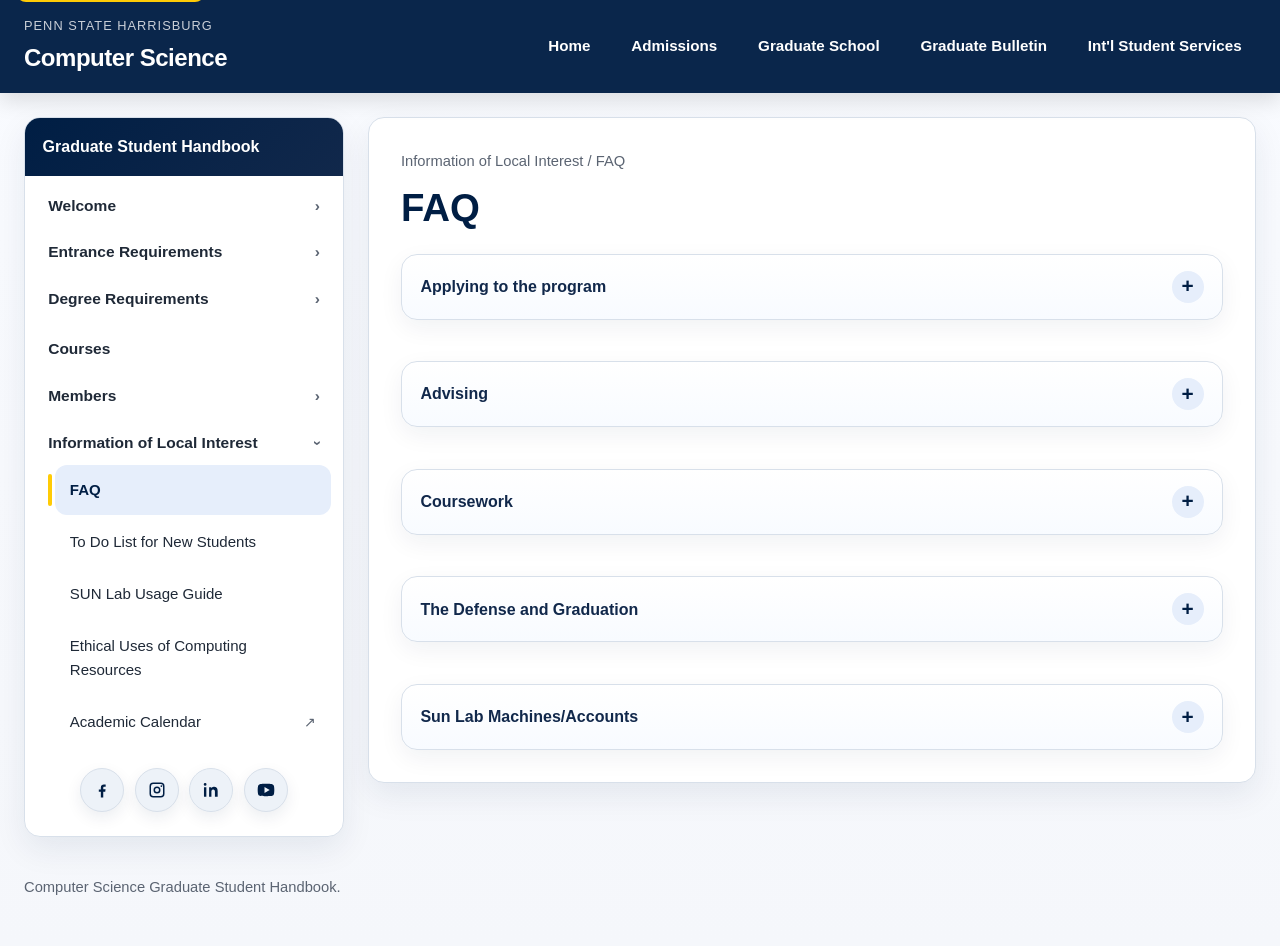
<file: faq.html>
<!DOCTYPE html>

<html lang="en">
  <head>
    <meta charset="utf-8"/>
    <meta content="width=device-width, initial-scale=1.0" name="viewport"/>
    <title>Computer Science Graduate Student Handbook | FAQ</title>
    <link href="style.css" rel="stylesheet"/>
    <script defer="" src="accordion.js"></script>
  </head>
  <body data-page="faq.html">
    <a class="skip-link" href="#main-content">Skip to main content</a>
    <header class="site-header">
      <div class="header-inner">
	<div class="site-branding">
	  <p class="eyebrow">Penn State Harrisburg</p>
	  <a class="site-title" href="index.html">Computer Science</a>
	</div>
	<nav aria-label="Top menu" class="top-nav">
	  <a href="index.html">Home</a>
	  <a href="https://harrisburg.psu.edu/admissions/graduate-admissions">Admissions</a>
	  <a href="https://gradschool.psu.edu/">Graduate School</a>
	  <a href="https://bulletins.psu.edu/graduate/">Graduate Bulletin</a>
	  <a href="https://harrisburg.psu.edu/global/international-students">Int'l Student Services</a>
	</nav>
      </div>
    </header>
    <div class="layout">
      <aside aria-label="Graduate handbook navigation" class="sidebar">
	<div class="sidebar-card">
	  <div class="sidebar-header">
	    <h2>Graduate Student Handbook</h2>
	  </div>
	  <nav aria-label="Sidebar navigation" class="sidebar-nav">
	    <div class="accordion-section" data-section="welcome">
	      <button aria-controls="panel-welcome" aria-expanded="false" class="accordion-button">
		<span class="accordion-label">Welcome</span>
		<span class="chevron">›</span>
	      </button>
	      <div class="accordion-panel" hidden="" id="panel-welcome">
		<a href="index.html">Introduction</a>
		<a href="contact.html">Contact Information</a>
	      </div>
	    </div>
	    <!--<a class="sidebar-link" href="entrance.html">Entrance Requirements</a>-->
	    <div class="accordion-section" data-section="entrance-requirements">
	      <button aria-controls="panel-entrance" aria-expanded="false" class="accordion-button">
		<span class="accordion-label">Entrance Requirements</span>
		<span class="chevron">›</span>
	      </button>
	      <div class="accordion-panel" hidden="" id="panel-entrance">
		<a href="entrance-ms.html">MS Program</a>
		<a href="entrance-iug.html">IUG</a>
	      </div>
	    </div>
	    <div class="accordion-section" data-section="degree-requirements">
	      <button aria-controls="panel-degree" aria-expanded="false" class="accordion-button">
		<span class="accordion-label">Degree Requirements</span>
		<span class="chevron">›</span>
	      </button>
	      <div class="accordion-panel" hidden="" id="panel-degree">
		<a href="degree-ms.html">MS Program</a>
		<a href="degree-iug.html">IUG</a>
	      </div>
	    </div>
	    <a class="sidebar-link" href="courses.html">Courses</a>
	    <div class="accordion-section" data-section="members">
	      <button aria-controls="panel-members" aria-expanded="false" class="accordion-button">
		<span class="accordion-label">Members</span>
		<span class="chevron">›</span>
	      </button>
	      <div class="accordion-panel" hidden="" id="panel-members">
		<a href="students.html">Students</a>
		<a href="faculty.html">Faculty</a>
	      </div>
	    </div>
	    <div class="accordion-section" data-section="local-interest">
	      <button aria-controls="panel-local-interest" aria-expanded="false" class="accordion-button">
		<span class="accordion-label">Information of Local Interest</span>
		<span class="chevron">›</span>
	      </button>
	      <div class="accordion-panel" hidden="" id="panel-local-interest">
		<a href="faq.html">FAQ</a>
		<a href="todolist.html">To Do List for New Students</a>
		<a href="sunlab-guide.html">SUN Lab Usage Guide</a>
		<a href="ethical-use.html">Ethical Uses of Computing Resources</a>
		<a href="https://www.registrar.psu.edu/academic-calendars/">Academic Calendar <span class="external-indicator">↗</span></a>




	      </div>
	    </div><div aria-label="Social media links" class="sidebar-social-row"><a aria-label="Facebook" class="social-icon-link" href="https://www.facebook.com/pennstateharrisburg/" title="Facebook"><svg aria-hidden="true" viewbox="0 0 24 24"><path d="M13.5 21v-7h2.4l.36-2.8H13.5V9.41c0-.81.23-1.36 1.39-1.36H16.4V5.54c-.26-.03-1.14-.1-2.17-.1-2.15 0-3.63 1.31-3.63 3.73v2.08H8.16V14h2.44v7h2.9Z"></path></svg><span class="sr-only">Facebook</span></a><a aria-label="Instagram" class="social-icon-link" href="https://www.instagram.com/pennstateharrisburg/" title="Instagram"><svg aria-hidden="true" viewbox="0 0 24 24"><path d="M7.5 3h9A4.5 4.5 0 0 1 21 7.5v9a4.5 4.5 0 0 1-4.5 4.5h-9A4.5 4.5 0 0 1 3 16.5v-9A4.5 4.5 0 0 1 7.5 3Zm0 1.8A2.7 2.7 0 0 0 4.8 7.5v9a2.7 2.7 0 0 0 2.7 2.7h9a2.7 2.7 0 0 0 2.7-2.7v-9a2.7 2.7 0 0 0-2.7-2.7h-9Zm9.75 1.35a1.05 1.05 0 1 1 0 2.1 1.05 1.05 0 0 1 0-2.1ZM12 7.8A4.2 4.2 0 1 1 7.8 12 4.2 4.2 0 0 1 12 7.8Zm0 1.8A2.4 2.4 0 1 0 14.4 12 2.4 2.4 0 0 0 12 9.6Z"></path></svg><span class="sr-only">Instagram</span></a><a aria-label="LinkedIn" class="social-icon-link" href="https://www.linkedin.com/school/penn-state-harrisburg" title="LinkedIn"><svg aria-hidden="true" viewbox="0 0 24 24"><path d="M6.43 8.78H3.56V20h2.87V8.78Zm.19-3.47A1.66 1.66 0 0 0 4.94 3.6a1.67 1.67 0 1 0 0 3.34 1.66 1.66 0 0 0 1.68-1.63ZM20 13.08c0-3.38-1.8-4.95-4.21-4.95A3.65 3.65 0 0 0 12.5 9.9V8.78H9.75c.04.74 0 11.22 0 11.22h2.75v-6.26c0-.34.03-.68.13-.92a2.18 2.18 0 0 1 2.05-1.46c1.45 0 2.03 1.1 2.03 2.72V20H20v-6.92Z"></path></svg><span class="sr-only">LinkedIn</span></a><a aria-label="YouTube" class="social-icon-link" href="https://www.youtube.com/PennStateHarrisburg" title="YouTube"><svg aria-hidden="true" viewbox="0 0 24 24"><path d="M21.58 7.19a2.98 2.98 0 0 0-2.1-2.11C17.63 4.6 12 4.6 12 4.6s-5.63 0-7.48.48A2.98 2.98 0 0 0 2.42 7.2 31.3 31.3 0 0 0 2 12a31.3 31.3 0 0 0 .42 4.81 2.98 2.98 0 0 0 2.1 2.11c1.85.48 7.48.48 7.48.48s5.63 0 7.48-.48a2.98 2.98 0 0 0 2.1-2.11A31.3 31.3 0 0 0 22 12a31.3 31.3 0 0 0-.42-4.81ZM10.2 15.61V8.39L16.45 12 10.2 15.61Z"></path></svg><span class="sr-only">YouTube</span></a></div>
	  </nav>
	</div>
      </aside>
      <main class="content" id="main-content">
	<div class="page-card">
	  <p class="breadcrumb">Information of Local Interest / FAQ</p>
	  <h1>FAQ</h1>
	  <!--
              <p class="lead">This FAQ provides answers to frequently asked questions by graduate students in Computer Science at Penn State Harrisburg.</p>

              <section>
		<h2>Need more help?</h2>
		<p>If the answer you need is not listed here, contact Dr. Sukmoon Chang, Graduate Program Coordinator, at <a href="mailto:suc15@psu.edu">suc15@psu.edu</a>, or the staff assistant for the Math and Computer Science programs at <a href="tel:+17179486081">(717) 948-6081</a> or <a href="mailto:jlb8348@psu.edu">jlb8348@psu.edu</a>.</p>
              </section>
	      -->
	      <div aria-label="Graduate Student FAQ categories" class="content-accordion-list">
		<section class="content-accordion">
		  <button aria-controls="faq-panel-1" aria-expanded="false" class="content-accordion-button" id="faq-button-1">
		    <span class="content-accordion-title">Applying to the program</span>
		    <span aria-hidden="true" class="content-accordion-indicator">+</span>
		  </button>
		  <div aria-labelledby="faq-button-1" class="content-accordion-panel" hidden="" id="faq-panel-1" role="region">
		    <div class="table-like">
		      <div class="table-row">
			<strong>How do I apply?</strong>
			<span>Penn State University requires all applications to be done electronically. You can access online applications through <a href="http://harrisburg.psu.edu/admissions/graduate-admissions">Graduate School Admissions <span class="external-indicator">↗</span></a>.</span>
		      </div>
		      <div class="table-row">
			<strong>Where do I send in my application materials?</strong>
			<span>
			  <p>Please do not send graduate application materials to the Computer Science Department directly. Send all application materials, with the exception of test scores, to:</p>
			  <p>Penn State Harrisburg<br/>Graduate Admissions Office<br/>Swatara Building<br/>777 West Harrisburg Pike<br/>Middletown, PA 17057-4898</p>
			  <p>All test scores, such as TOEFL and IELTS, should be sent to Graduate Enrollment Services. TOEFL should be sent electronically by selecting the option for Penn State University, school code 2660. Until IELTS scores can be sent electronically, applicants should have hard copies sent to:</p>
			  <p>The Pennsylvania State University<br/>Graduate Enrollment Services<br/>114 Kern Building<br/>University Park, PA 16802</p>
			</span>
		      </div>
		      <div class="table-row">
			<strong>What are the fees for applying?</strong>
			<span>Please go to the <a href="https://gradschool.psu.edu/admissions/frequently-asked-questions">Graduate School admissions FAQ <span class="external-indicator">↗</span></a> for information about application fees and related admissions questions.</span>
		      </div>
		      <div class="table-row">
			<strong>What are the tuition fees and other expenses?</strong>
			<span>You can check the <a href="https://tuition.psu.edu/">Penn State Tuition page <span class="external-indicator">↗</span></a> for up-to-date information on tuition and various other charges, including housing costs, activity fees, student surcharge fees, and the Information Technology Fee.</span>
		      </div>
		      <div class="table-row">
			<strong>What are the entrance requirements?</strong>
			<span>The entrance requirements are explained in <a href="entrance.html">Entrance Requirements</a>. Please note that Penn State University does not recognize the three-year BS degree in Computer Science.</span>
		      </div>
		      <div class="table-row">
			<strong>What if I do not meet the entrance requirements?</strong>
			<span>If you are missing only a few of the courses necessary to meet the entrance requirements, typically two or three, you can still apply for admission; however, you will probably be granted provisional admission. If you are missing more than four entrance requirements, you are advised to take courses as a non-degree graduate student until you have made up some of the deficiencies. Some courses taken as a non-degree graduate student can later be transferred into the program.</span>
		      </div>
		      <div class="table-row">
			<strong>What if my undergraduate degree is not in Computer Science or a closely related field?</strong>
			<span>No, you do not need an undergraduate degree in Computer Science to apply. However, if your previous degree is not in Computer Science or a closely related field, there will be courses you need to take before applying to the program.</span>
		      </div>
		      <div class="table-row">
			<strong>What if I do not have an undergraduate degree in any field?</strong>
			<span>If you are close to finishing your BS degree, you can be admitted provisionally into the MS program pending completion of your BS degree. This is the only exception allowed to the requirement that a student have a BS degree from an accredited institution.</span>
		      </div>
		      <div class="table-row">
			<strong>What materials are necessary for admission?</strong>
			<span>
			  <p>Students are not required to take the GRE to apply for admission.</p>
			  <p>Admission to the program is based on review of the following items:</p>
			  <ol>
			    <li>Transcripts of all undergraduate and graduate education. A minimum GPA of 2.75 on a 4.0 scale is required for admission.</li>
			    <li>Two letters of reference, at least one of which is from an academic source.</li>
			    <li>A letter outlining significant work experience and academic and career objectives.</li>
			    <li>International applicants must submit TOEFL or IELTS scores unless they qualify for an approved exemption based on prior degrees earned in designated English-speaking countries. The minimum acceptable TOEFL score is 550 paper-based, 213 computer-based, or 80 internet-based with a 19 on the speaking section. The minimum IELTS composite score is 6.5.</li>
			    <li>A copy of an official transcript from each college or university attended, except Penn State University, must be submitted as part of the online application. If you are offered admission and accept, official transcripts must later be sent from each institution.</li>
			  </ol>
			  <p>Please do not send graduate application materials to the Computer Science Department directly. Once your online application is complete, send any supporting materials not uploaded in the application to:</p>
			  <p>Penn State Harrisburg<br/>Graduate Admissions Office<br/>Swatara Building<br/>777 West Harrisburg Pike<br/>Middletown, PA 17057-4898</p>
			  <p>Test scores such as TOEFL and IELTS should be sent to Graduate Enrollment Services. TOEFL should be sent electronically by selecting Penn State University, school code 2660. Until IELTS scores can be sent electronically, applicants should have hard copies sent to:</p>
			  <p>The Pennsylvania State University<br/>Graduate Enrollment Services<br/>114 Kern Building<br/>University Park, PA 16802</p>
			</span>
		      </div>
		      <div class="table-row">
			<strong>What are the application deadlines?</strong>
			<span>
			  <p>We have no set deadlines for graduate applications. Once we receive your completed paperwork from the admissions office, we can typically review applications and send letters in approximately two to three weeks.</p>
			  <p>Although the department continues to review applications, the University recommends the following deadlines for international students to allow time for visa processing:</p>
			  <ul>
			    <li>Fall semester: May 31</li>
			    <li>Spring semester: September 30</li>
			    <li>Summer semester: February 28</li>
			  </ul>
			</span>
		      </div>
		      <div class="table-row">
			<strong>What is the difference between provisional and full admission?</strong>
			<span>If students have not met all entrance requirements, they may receive provisional admission. This means they still have deficiencies to remove. Any deficiencies must be removed during the first two semesters if you are full-time, or within the first 15 credits if you are part-time. Full admission depends on your ability to make up the deficiencies while maintaining a 2.75 average for those courses. The transition from provisional to full admission is typically done automatically once the requirements have been met.</span>
		      </div>
		      <div class="table-row">
			<strong>How do I determine what will transfer into the program?</strong>
			<span>
			  <p>You must confer with your advisor about transferring any courses into the program. For Penn State policy, see <a href="https://gradschool.psu.edu/graduate-education-policies/gcac/gcac-300/gcac-309-transfer-credit/">GCAC-309 Transfer Credit <span class="external-indicator">↗</span></a>. In general, the following rules apply:</p>
			  <ul>
			    <li>Credits transferred to Penn State must have been earned within five years preceding entry into the degree program.</li>
			    <li>At most, 15 non-degree graduate credits from a Penn State location and at most 10 non-degree graduate credits from a non-Penn State location can be transferred into a graduate degree program, subject to program approval.</li>
			    <li>A student can transfer up to 9 Penn State undergraduate credits into a graduate program if those credits were not used in fulfilling undergraduate degree requirements and are at the 400 or 500 level. No undergraduate credits from other schools can be transferred.</li>
			  </ul>
			  <p><em>All transfer credits must be approved by the student’s advisor.</em></p>
			</span>
		      </div>
		      <div class="table-row">
			<strong>How do I get financial aid?</strong>
			<span>There is a limited number of scholarships and research grants available. Many students work full-time and take classes part-time, and some employers offer tuition reimbursement. For more options, contact the Financial Aid Office at <a href="tel:+17179486307">717-948-6307</a> or visit the <a href="https://harrisburg.psu.edu/new-student-orientation/tuition-financial-aid">PSH Financial Aid Office <span class="external-indicator">↗</span></a>. For graduate-specific aid information, see <a href="https://harrisburg.psu.edu/financial-aid/financial-aid-for-graduate-students">Financial Aid for Graduate Students <span class="external-indicator">↗</span></a>.</span>
		      </div>
		      <div class="table-row">
			<strong>What do I do if I want a Graduate School assistantship?</strong>
			<span>Full-time graduate students who are interested in an assistantship should contact the graduate program coordinator. Students must be nominated for an assistantship by their program coordinator.</span>
		      </div>
		      <div class="table-row">
			<strong>What are my housing options?</strong>
			<span>
			  <p>The only on-campus housing currently available is in the student apartments available through the <a href="https://harrisburg.psu.edu/housing">Residence Life office <span class="external-indicator">↗</span></a>. See the <a href="https://harrisburg.psu.edu/map">campus map <span class="external-indicator">↗</span></a> for a map of campus and pictures of these apartments.</p>
			  <p>Many students also live off campus in Middletown, Harrisburg, and surrounding areas. One popular apartment complex is <a href="https://www.villageofpineford.com/">The Village of Pineford <span class="external-indicator">↗</span></a> in Middletown. You may also want to review <a href="http://www.middletownborough.com">Middletown Borough <span class="external-indicator">↗</span></a> for local housing information.</p>
			</span>
		      </div>
		      <div class="table-row">
			<strong>What do I do when I first get to campus?</strong>
			<span>The department has prepared a checklist for new graduate students. Please see <a href="todolist.html">To Do List for New Graduate Computer Science Students</a>.</span>
		      </div>
		    </div>
		  </div>
		</section>
		<section class="content-accordion">
		  <button aria-controls="faq-panel-2" aria-expanded="false" class="content-accordion-button" id="faq-button-2">
		    <span class="content-accordion-title">Advising</span>
		    <span aria-hidden="true" class="content-accordion-indicator">+</span>
		  </button>
		  <div aria-labelledby="faq-button-2" class="content-accordion-panel" hidden="" id="faq-panel-2" role="region">
		    <div class="table-like">
		      <div class="table-row">
			<strong>Who is my advisor?</strong>
			<span>
			  <p>There are basically two advisors for graduate students. Your academic advisor is the faculty member assigned to help you get started in the Computer Science graduate program, especially with course scheduling, transferring potential courses, and making sure that you satisfy degree requirements.</p>
			  <p>You should have received a letter with your academic advisor’s name and contact information when you were accepted into the program. You should meet with your academic advisor before every semester to register for your courses. Do not simply stop by the office and ask for a signature; instead, make an appointment and have a discussion so you and your advisor are both clear on your goals.</p>
			  <p>After you have started coursework, you will need to choose a project advisor. This advisor will help you with your master’s project.</p>
			</span>
		      </div>
		      <div class="table-row">
			<strong>How do I decide which classes to take?</strong>
			<span>Your academic advisor should always be consulted regarding your class scheduling. Once you have selected your project advisor, that advisor will take over academic advising duties in addition to helping you with your project and defense.</span>
		      </div>
		      <div class="table-row">
			<strong>How do I choose a project advisor?</strong>
			<span>
			  <p>Once you decide to begin working on your master’s project, it is a good idea to talk to all of the Computer Science faculty members. Some students know exactly what they want to do for their project, but many do not, so it is very important to get to know the faculty.</p>
			  <ul>
			    <li>Take courses from professors in the area in which you are interested.</li>
			    <li>Make appointments to speak with professors and review their research interests on the <a href="https://harrisburg.psu.edu/science-engineering-technology/computer-science-mathematics-program/faculty">faculty pages <span class="external-indicator">↗</span></a>.</li>
			    <li>Speak with other graduate students.</li>
			  </ul>
			  <p>Your project advisor must be a member of the Computer Science Department at Penn State Harrisburg. Start talking to potential advisors early, because it may take longer to find a project than you expect.</p>
			  <p>Once selected, you and your advisor should set goals, communicate expectations, and establish a timeline for completion. Discuss coursework, publication of papers, presentations, your defense, meeting times, your graduate committee, and the necessary paperwork for your project and graduation.</p>
			</span>
		      </div>
		      <div class="table-row">
			<strong>How can I see what classes are offered?</strong>
			<span>You can view all courses offered in the Penn State system on LionPATH by clicking the students, faculty, and staff login button and signing in with your Penn State credentials. Then select Find Classes and enter the appropriate semester, campus location, and department. This is a good way to view the schedule because it shows how many seats are left in each class.</span>
		      </div>
		      <div class="table-row">
			<strong>How can I register for classes?</strong>
			<span>You can register in person at Enrollment Services in the Swatara Building, or you can use the LionPATH system. For any registration method, you will need the schedule number for each class you wish to take. You can obtain the schedule numbers from the schedule of classes or from the web.</span>
		      </div>
		      <div class="table-row">
			<strong>What should I do if a class I want to take is full?</strong>
			<span>Contact the staff assistant at <a href="tel:+17179486081">(717) 948-6081</a>.</span>
		      </div>
		      <div class="table-row">
			<strong>Where can I get information regarding transcripts, etc.?</strong>
			<span>You can get your transcript in LionPATH.</span>
		      </div>
		    </div>
		  </div>
		</section>
		<section class="content-accordion">
		  <button aria-controls="faq-panel-3" aria-expanded="false" class="content-accordion-button" id="faq-button-3">
		    <span class="content-accordion-title">Coursework</span>
		    <span aria-hidden="true" class="content-accordion-indicator">+</span>
		  </button>
		  <div aria-labelledby="faq-button-3" class="content-accordion-panel" hidden="" id="faq-panel-3" role="region">
		    <div class="table-like">
		      <div class="table-row">
			<strong>What are the standards of academic performance?</strong>
			<span>As a graduate student in the Computer Science MS program, you must maintain a minimum GPA of 3.0 for coursework approved by the program taken as a graduate student. When a student’s GPA for any semester falls below 3.00, the student should consult with the advisor immediately. A student whose GPA drops below 3.00 for two consecutive semesters is normally dropped from the program. At the 400 and 500 levels, grades of A, B, and C denote graduate credit, whereas D and F are failing grades for graduate students.</span>
		      </div>
		      <div class="table-row">
			<strong>What is considered full-time for a graduate student?</strong>
			<span>To be considered full-time, graduate students must take a minimum of 9 credits per semester during the fall and spring semesters. The minimum required number of credits for full-time status in the summer is 5 credit hours, or 9 credits for financial aid. See the <a href="https://harrisburg.psu.edu/registrar">University Registrar <span class="external-indicator">↗</span></a> for more information about enrollment status at Penn State.</span>
		      </div>
		      <div class="table-row">
			<strong>Can I take courses over? If so, what happens to my GPA?</strong>
			<span>Yes, you can take courses over. However, the original grade is not erased from your transcript, and the original grade will also contribute to your cumulative GPA.</span>
		      </div>
		      <div class="table-row">
			<strong>Can I get help with writing papers, etc.?</strong>
			<span>The <a href="https://harrisburg.psu.edu/learning-center">Russell E. Horn Learning Center <span class="external-indicator">↗</span></a> in SEC 201 provides help to students with writing and other course-related issues. Services are provided free to students enrolled in Penn State Harrisburg courses.</span>
		      </div>
		    </div>
		  </div>
		</section>
		<section class="content-accordion">
		  <button aria-controls="faq-panel-4" aria-expanded="false" class="content-accordion-button" id="faq-button-4">
		    <span class="content-accordion-title">The Defense and Graduation</span>
		    <span aria-hidden="true" class="content-accordion-indicator">+</span>
		  </button>
		  <div aria-labelledby="faq-button-4" class="content-accordion-panel" hidden="" id="faq-panel-4" role="region">
		    <div class="table-like">
		      <div class="table-row">
			<strong>What is the master’s defense?</strong>
			<span>At some point while working with your advisor on your master’s project, you will be ready to schedule your defense, or oral examination. Every graduate student is expected to give a presentation of the project and answer questions regarding the work. Your committee members will be present for the defense, and other faculty members or students may also attend.</span>
		      </div>
		      <div class="table-row">
			<strong>What do I need to do to prepare for the defense?</strong>
			<span>You and your project advisor need to work out a timeline for your defense. There is no specific paperwork to fill out for the defense, but there are deadlines, so work closely with your project advisor. Other members of your committee need time to review your paper before the defense, and you should allow at least two weeks for that review.</span>
		      </div>
		      <div class="table-row">
			<strong>What do I need to do to prepare for graduation?</strong>
			<span>
			  <p>The most important step is to file an intent to graduate so that you are added to the graduation list. Early in the semester in which you intend to graduate, you must register your intent using the Graduating this Semester application in the <a href="https://lionpath.psu.edu">LionPATH system <span class="external-indicator">↗</span></a>.</p>
			  <p>Confirm the activation period on the <a href="https://harrisburg.psu.edu/academic-calendar">academic calendar <span class="external-indicator">↗</span></a> to make sure you submit the intent during the correct dates.</p>
			  <p>There is rarely substantial revision to your written paper after your defense, but typically there will be some modifications required to produce the final draft.</p>
			</span>
		      </div>
		    </div>
		  </div>
		</section>
		<section class="content-accordion">
		  <button aria-controls="faq-panel-5" aria-expanded="false" class="content-accordion-button" id="faq-button-5">
		    <span class="content-accordion-title">Sun Lab Machines/Accounts</span>
		    <span aria-hidden="true" class="content-accordion-indicator">+</span>
		  </button>
		  <div aria-labelledby="faq-button-5" class="content-accordion-panel" hidden="" id="faq-panel-5" role="region">
		    <div class="table-like">
		      <div class="table-row">
			<strong>What are the Sun Lab machines used for?</strong>
			<span>We encourage you to use the Sun Lab machines in W210A and W210B Olmsted for all of your programming assignments, although you may also program under Windows for most assignments. The machines run on a distribution of Linux, <a href="https://ubuntu.com/desktop">Ubuntu <span class="external-indicator">↗</span></a>, and are useful for general-purpose computing such as web development, email, word processing and productivity work using OpenOffice, and many other tasks.</span>
		      </div>
		      <div class="table-row">
			<strong>How do I get a Sun Lab account?</strong>
			<span>You should automatically be given an account in the lab. If you are unable to access the machines, please see the staff assistant for Math and Computer Science in W255 Olmsted.</span>
		      </div>
		      <div class="table-row">
			<strong>How can I get into the Sun Lab?</strong>
			<span>To enter the Sun Lab in W210A and W210 Olmsted, you will need to be added to the access list. After that, you can use your Penn State ID card to unlock the door. If you are unable to access the lab, please see the staff assistant for Math and Computer Science in W255 Olmsted.</span>
		      </div>
		      <div class="table-row">
			<strong>How can I learn how to use the Sun Lab machines and Unix?</strong>
			<span>One helpful resource is the <a href="sunlab-guide.html">SUN Lab Usage Guide</a>. The book <em>UNIX in a Nutshell</em>, Arnold Robbins, O’Reilly, 1999, ISBN 1-56592-427-4, is also a useful reference for anyone who is new to Unix. Finally, more experienced Unix users working in the lab are often willing to answer short questions.</span>
		      </div>
		      <div class="table-row">
			<strong>What uses of the Sun Lab machines are appropriate and ethical?</strong>
			<span>All of the usual Penn State rules apply, including the <a href="https://studentaffairs.psu.edu/support-safety/conduct">student conduct policies <span class="external-indicator">↗</span></a>, as well as additional rules from the Computer Science Program detailed in the <a href="ethical-use.html">Policy on Ethical Uses of Computing Resources</a>. Please also review the Penn State <a href="https://policy.psu.edu/policies/ad96">Acceptable Use of University Information Resources <span class="external-indicator">↗</span></a>. The short answer is that viewing or altering another user’s data without permission is never allowed, and any commercial use of Penn State computing resources is prohibited.</span>
		      </div>
		      <div class="table-row">
			<strong>Can I use the Sun Lab machines from home or some other location?</strong>
			<span>You can access the Sun Lab machines remotely using SSH and SFTP. This <a href="https://agsci.psu.edu/it/how-to/topics/remote-access-network-and-mobile-devices/globalprotect-vpn">VPN article <span class="external-indicator">↗</span></a> provides information on connecting to Penn State using a VPN. The department does not condone using Telnet or FTP because those protocols send your password across the network unencrypted. The <a href="sunlab-guide.html">usage guide</a> contains a list of hostnames for the Sun Lab machines. Secure Shell is available for free for non-commercial use through <a href="https://softwarerequest.psu.edu/">ITS software resources <span class="external-indicator">↗</span></a>.</span>
		      </div>
		    </div>
		  </div>
		</section>
	      </div>
	</div>
      </main>
    </div>
    <footer class="site-footer">
      <p>Computer Science Graduate Student Handbook.</p>
    </footer>
  </body>
</html>
</file>
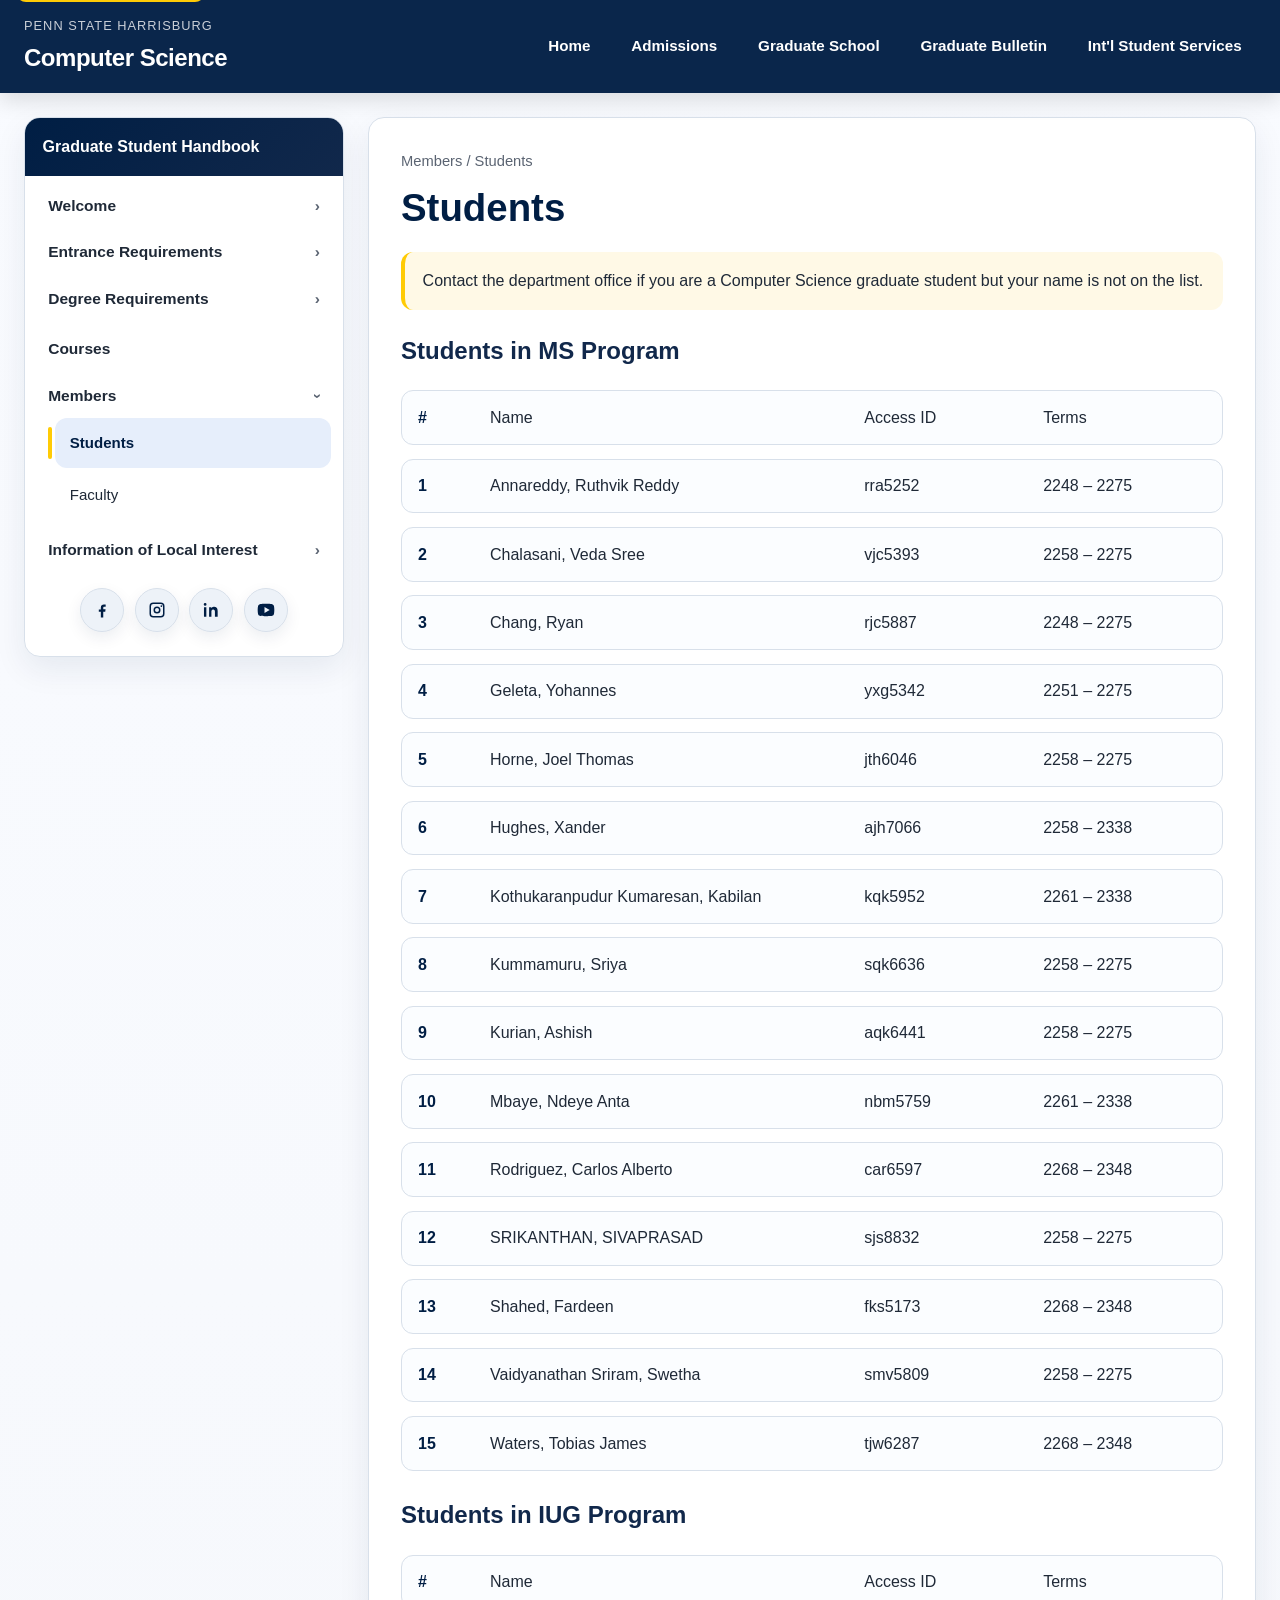
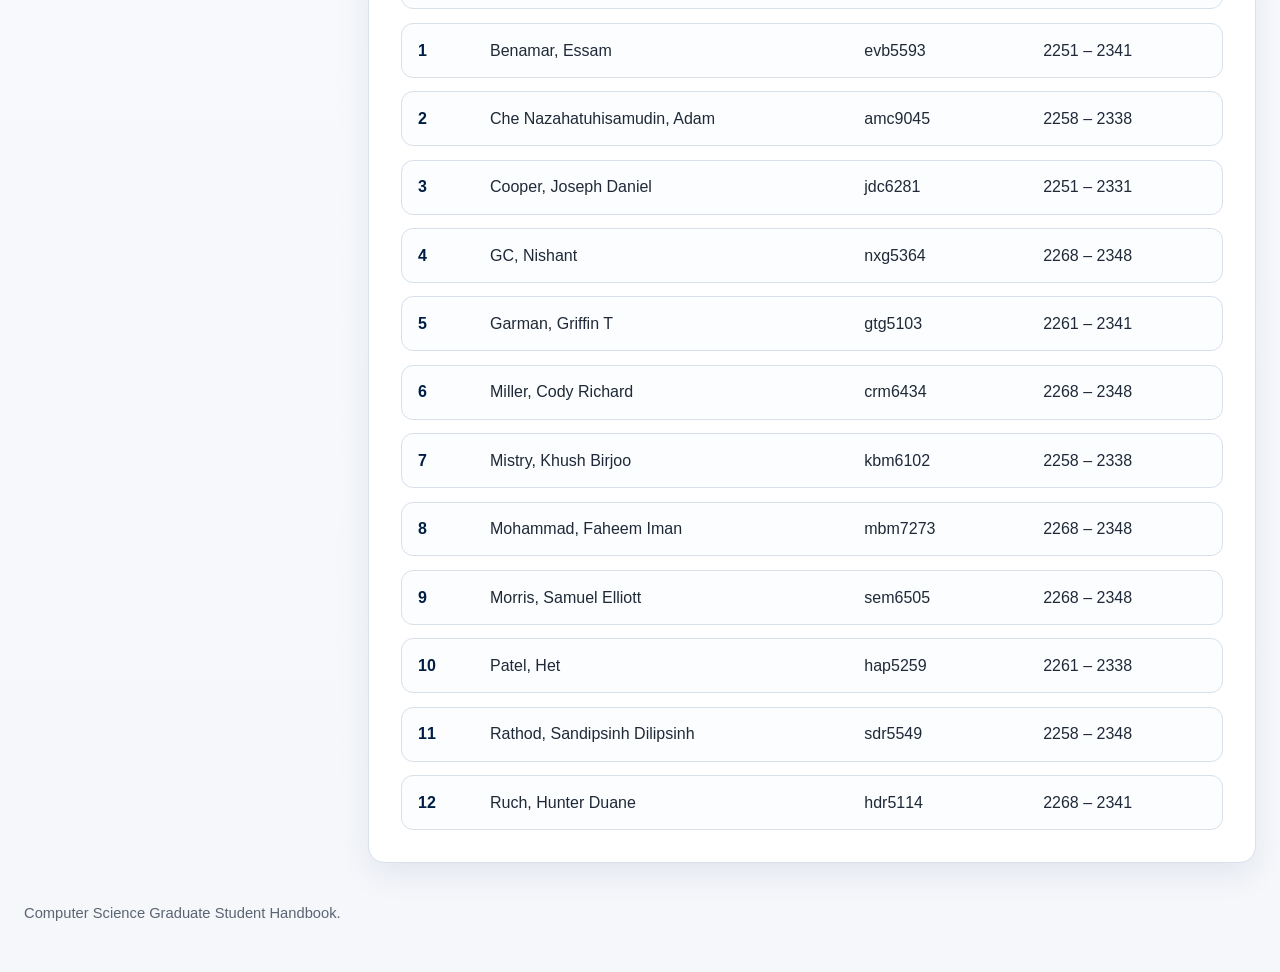
<file: students.html>
<!DOCTYPE html>

<html lang="en">
  <head>
    <meta charset="utf-8"/>
    <meta content="width=device-width, initial-scale=1.0" name="viewport"/>
    <title>Computer Science Graduate Student Handbook | Students</title>
    <link href="style.css" rel="stylesheet"/>
    <script defer="" src="accordion.js"></script>
  </head>
  <body data-page="students.html">
    <a class="skip-link" href="#main-content">Skip to main content</a>
    <header class="site-header">
      <div class="header-inner">
	<div class="site-branding">
	  <p class="eyebrow">Penn State Harrisburg</p>
	  <a class="site-title" href="index.html">Computer Science</a>
	</div>
	<nav aria-label="Top menu" class="top-nav">
	  <a href="index.html">Home</a>
	  <a href="https://harrisburg.psu.edu/admissions/graduate-admissions">Admissions</a>
	  <a href="https://gradschool.psu.edu/">Graduate School</a>
	  <a href="https://bulletins.psu.edu/graduate/">Graduate Bulletin</a>
	  <a href="https://harrisburg.psu.edu/global/international-students">Int'l Student Services</a>
	</nav>
      </div>
    </header>
    <div class="layout">
      <aside aria-label="Graduate handbook navigation" class="sidebar">
	<div class="sidebar-card">
	  <div class="sidebar-header">
	    <h2>Graduate Student Handbook</h2>
	  </div>
	  <nav aria-label="Sidebar navigation" class="sidebar-nav">
	    <div class="accordion-section" data-section="welcome">
	      <button aria-controls="panel-welcome" aria-expanded="false" class="accordion-button">
		<span class="accordion-label">Welcome</span>
		<span class="chevron">›</span>
	      </button>
	      <div class="accordion-panel" hidden="" id="panel-welcome">
		<a href="index.html">Introduction</a>
		<a href="contact.html">Contact Information</a>
	      </div>
	    </div>
	    <div class="accordion-section" data-section="entrance-requirements">
	      <button aria-controls="panel-entrance" aria-expanded="false" class="accordion-button">
		<span class="accordion-label">Entrance Requirements</span>
		<span class="chevron">›</span>
	      </button>
	      <div class="accordion-panel" hidden="" id="panel-entrance">
		<a href="entrance-ms.html">MS Program</a>
		<a href="entrance-iug.html">IUG</a>
	      </div>
	    </div>
	    <div class="accordion-section" data-section="degree-requirements">
	      <button aria-controls="panel-degree" aria-expanded="false" class="accordion-button">
		<span class="accordion-label">Degree Requirements</span>
		<span class="chevron">›</span>
	      </button>
	      <div class="accordion-panel" hidden="" id="panel-degree">
		<a href="degree-ms.html">MS Program</a>
		<a href="degree-iug.html">IUG</a>
	      </div>
	    </div>
	    <a class="sidebar-link" href="courses.html">Courses</a>
	    <div class="accordion-section" data-section="members">
	      <button aria-controls="panel-members" aria-expanded="false" class="accordion-button">
		<span class="accordion-label">Members</span>
		<span class="chevron">›</span>
	      </button>
	      <div class="accordion-panel" hidden="" id="panel-members">
		<a href="students.html">Students</a>
		<a href="faculty.html">Faculty</a>
	      </div>
	    </div>
	    <div class="accordion-section" data-section="local-interest">
	      <button aria-controls="panel-local-interest" aria-expanded="false" class="accordion-button">
		<span class="accordion-label">Information of Local Interest</span>
		<span class="chevron">›</span>
	      </button>
	      <div class="accordion-panel" hidden="" id="panel-local-interest">
		<a href="faq.html">FAQ</a>
		<a href="todolist.html">To Do List for New Students</a>
		<a href="sunlab-guide.html">SUN Lab Usage Guide</a>
		<a href="ethical-use.html">Ethical Uses of Computing Resources</a>
		<a href="https://www.registrar.psu.edu/academic-calendars/">Academic Calendar<span class="external-indicator">↗</span></a>




	      </div>
	    </div><div aria-label="Social media links" class="sidebar-social-row"><a aria-label="Facebook" class="social-icon-link" href="https://www.facebook.com/pennstateharrisburg/" title="Facebook"><svg aria-hidden="true" viewbox="0 0 24 24"><path d="M13.5 21v-7h2.4l.36-2.8H13.5V9.41c0-.81.23-1.36 1.39-1.36H16.4V5.54c-.26-.03-1.14-.1-2.17-.1-2.15 0-3.63 1.31-3.63 3.73v2.08H8.16V14h2.44v7h2.9Z"></path></svg><span class="sr-only">Facebook</span></a><a aria-label="Instagram" class="social-icon-link" href="https://www.instagram.com/pennstateharrisburg/" title="Instagram"><svg aria-hidden="true" viewbox="0 0 24 24"><path d="M7.5 3h9A4.5 4.5 0 0 1 21 7.5v9a4.5 4.5 0 0 1-4.5 4.5h-9A4.5 4.5 0 0 1 3 16.5v-9A4.5 4.5 0 0 1 7.5 3Zm0 1.8A2.7 2.7 0 0 0 4.8 7.5v9a2.7 2.7 0 0 0 2.7 2.7h9a2.7 2.7 0 0 0 2.7-2.7v-9a2.7 2.7 0 0 0-2.7-2.7h-9Zm9.75 1.35a1.05 1.05 0 1 1 0 2.1 1.05 1.05 0 0 1 0-2.1ZM12 7.8A4.2 4.2 0 1 1 7.8 12 4.2 4.2 0 0 1 12 7.8Zm0 1.8A2.4 2.4 0 1 0 14.4 12 2.4 2.4 0 0 0 12 9.6Z"></path></svg><span class="sr-only">Instagram</span></a><a aria-label="LinkedIn" class="social-icon-link" href="https://www.linkedin.com/school/penn-state-harrisburg" title="LinkedIn"><svg aria-hidden="true" viewbox="0 0 24 24"><path d="M6.43 8.78H3.56V20h2.87V8.78Zm.19-3.47A1.66 1.66 0 0 0 4.94 3.6a1.67 1.67 0 1 0 0 3.34 1.66 1.66 0 0 0 1.68-1.63ZM20 13.08c0-3.38-1.8-4.95-4.21-4.95A3.65 3.65 0 0 0 12.5 9.9V8.78H9.75c.04.74 0 11.22 0 11.22h2.75v-6.26c0-.34.03-.68.13-.92a2.18 2.18 0 0 1 2.05-1.46c1.45 0 2.03 1.1 2.03 2.72V20H20v-6.92Z"></path></svg><span class="sr-only">LinkedIn</span></a><a aria-label="YouTube" class="social-icon-link" href="https://www.youtube.com/PennStateHarrisburg" title="YouTube"><svg aria-hidden="true" viewbox="0 0 24 24"><path d="M21.58 7.19a2.98 2.98 0 0 0-2.1-2.11C17.63 4.6 12 4.6 12 4.6s-5.63 0-7.48.48A2.98 2.98 0 0 0 2.42 7.2 31.3 31.3 0 0 0 2 12a31.3 31.3 0 0 0 .42 4.81 2.98 2.98 0 0 0 2.1 2.11c1.85.48 7.48.48 7.48.48s5.63 0 7.48-.48a2.98 2.98 0 0 0 2.1-2.11A31.3 31.3 0 0 0 22 12a31.3 31.3 0 0 0-.42-4.81ZM10.2 15.61V8.39L16.45 12 10.2 15.61Z"></path></svg><span class="sr-only">YouTube</span></a></div>
	  </nav>
	</div>
      </aside>
      <main class="content" id="main-content">
	<div class="page-card">
	  <p class="breadcrumb">Members / Students</p>
	  <h1>Students</h1>
	  <!--
              <p class="lead">This page lists current Computer Science graduate students in the MS and IUG programs.</p>
	      -->
	      <div class="callout">
		Contact the department office if you are a Computer Science graduate student but your name is not on the list.
              </div>
	      <section>
		<h2>Students in MS Program</h2>
		<div aria-label="Students in MS Program" class="table-like" role="table">
		  <div class="table-row" role="row">
		    <strong role="columnheader">#</strong>
		    <span role="columnheader">Name</span>
		    <span role="columnheader">Access ID</span>
		    <span role="columnheader">Terms</span>
		  </div>
		  <div class="table-row" role="row">
		    <strong>1</strong>
		    <span>Annareddy, Ruthvik Reddy</span>
		    <span>rra5252</span>
		    <span>2248 – 2275</span>
		  </div>
		  <div class="table-row" role="row">
		    <strong>2</strong>
		    <span>Chalasani, Veda Sree</span>
		    <span>vjc5393</span>
		    <span>2258 – 2275</span>
		  </div>
		  <div class="table-row" role="row">
		    <strong>3</strong>
		    <span>Chang, Ryan</span>
		    <span>rjc5887</span>
		    <span>2248 – 2275</span>
		  </div>
		  <div class="table-row" role="row">
		    <strong>4</strong>
		    <span>Geleta, Yohannes</span>
		    <span>yxg5342</span>
		    <span>2251 – 2275</span>
		  </div>
		  <div class="table-row" role="row">
		    <strong>5</strong>
		    <span>Horne, Joel Thomas</span>
		    <span>jth6046</span>
		    <span>2258 – 2275</span>
		  </div>
		  <div class="table-row" role="row">
		    <strong>6</strong>
		    <span>Hughes, Xander</span>
		    <span>ajh7066</span>
		    <span>2258 – 2338</span>
		  </div>
		  <div class="table-row" role="row">
		    <strong>7</strong>
		    <span>Kothukaranpudur Kumaresan, Kabilan</span>
		    <span>kqk5952</span>
		    <span>2261 – 2338</span>
		  </div>
		  <div class="table-row" role="row">
		    <strong>8</strong>
		    <span>Kummamuru, Sriya</span>
		    <span>sqk6636</span>
		    <span>2258 – 2275</span>
		  </div>
		  <div class="table-row" role="row">
		    <strong>9</strong>
		    <span>Kurian, Ashish</span>
		    <span>aqk6441</span>
		    <span>2258 – 2275</span>
		  </div>
		  <div class="table-row" role="row">
		    <strong>10</strong>
		    <span>Mbaye, Ndeye Anta</span>
		    <span>nbm5759</span>
		    <span>2261 – 2338</span>
		  </div>
		  <div class="table-row" role="row">
		    <strong>11</strong>
		    <span>Rodriguez, Carlos Alberto</span>
		    <span>car6597</span>
		    <span>2268 – 2348</span>
		  </div>
		  <div class="table-row" role="row">
		    <strong>12</strong>
		    <span>SRIKANTHAN, SIVAPRASAD</span>
		    <span>sjs8832</span>
		    <span>2258 – 2275</span>
		  </div>
		  <div class="table-row" role="row">
		    <strong>13</strong>
		    <span>Shahed, Fardeen</span>
		    <span>fks5173</span>
		    <span>2268 – 2348</span>
		  </div>
		  <div class="table-row" role="row">
		    <strong>14</strong>
		    <span>Vaidyanathan Sriram, Swetha</span>
		    <span>smv5809</span>
		    <span>2258 – 2275</span>
		  </div>
		  <div class="table-row" role="row">
		    <strong>15</strong>
		    <span>Waters, Tobias James</span>
		    <span>tjw6287</span>
		    <span>2268 – 2348</span>
		  </div>
		</div>
	      </section>
	      <section>
		<h2>Students in IUG Program</h2>
		<div aria-label="Students in IUG Program" class="table-like" role="table">
		  <div class="table-row" role="row">
		    <strong role="columnheader">#</strong>
		    <span role="columnheader">Name</span>
		    <span role="columnheader">Access ID</span>
		    <span role="columnheader">Terms</span>
		  </div>
		  <div class="table-row" role="row">
		    <strong>1</strong>
		    <span>Benamar, Essam</span>
		    <span>evb5593</span>
		    <span>2251 – 2341</span>
		  </div>
		  <div class="table-row" role="row">
		    <strong>2</strong>
		    <span>Che Nazahatuhisamudin, Adam</span>
		    <span>amc9045</span>
		    <span>2258 – 2338</span>
		  </div>
		  <div class="table-row" role="row">
		    <strong>3</strong>
		    <span>Cooper, Joseph Daniel</span>
		    <span>jdc6281</span>
		    <span>2251 – 2331</span>
		  </div>
		  <div class="table-row" role="row">
		    <strong>4</strong>
		    <span>GC, Nishant</span>
		    <span>nxg5364</span>
		    <span>2268 – 2348</span>
		  </div>
		  <div class="table-row" role="row">
		    <strong>5</strong>
		    <span>Garman, Griffin T</span>
		    <span>gtg5103</span>
		    <span>2261 – 2341</span>
		  </div>
		  <div class="table-row" role="row">
		    <strong>6</strong>
		    <span>Miller, Cody Richard</span>
		    <span>crm6434</span>
		    <span>2268 – 2348</span>
		  </div>
		  <div class="table-row" role="row">
		    <strong>7</strong>
		    <span>Mistry, Khush Birjoo</span>
		    <span>kbm6102</span>
		    <span>2258 – 2338</span>
		  </div>
		  <div class="table-row" role="row">
		    <strong>8</strong>
		    <span>Mohammad, Faheem Iman</span>
		    <span>mbm7273</span>
		    <span>2268 – 2348</span>
		  </div>
		  <div class="table-row" role="row">
		    <strong>9</strong>
		    <span>Morris, Samuel Elliott</span>
		    <span>sem6505</span>
		    <span>2268 – 2348</span>
		  </div>
		  <div class="table-row" role="row">
		    <strong>10</strong>
		    <span>Patel, Het</span>
		    <span>hap5259</span>
		    <span>2261 – 2338</span>
		  </div>
		  <div class="table-row" role="row">
		    <strong>11</strong>
		    <span>Rathod, Sandipsinh Dilipsinh</span>
		    <span>sdr5549</span>
		    <span>2258 – 2348</span>
		  </div>
		  <div class="table-row" role="row">
		    <strong>12</strong>
		    <span>Ruch, Hunter Duane</span>
		    <span>hdr5114</span>
		    <span>2268 – 2341</span>
		  </div>
		</div>
	      </section>
	</div>
      </main>
    </div>
    <footer class="site-footer">
      <p>Computer Science Graduate Student Handbook.</p>
    </footer>
  </body>
</html>
</file>
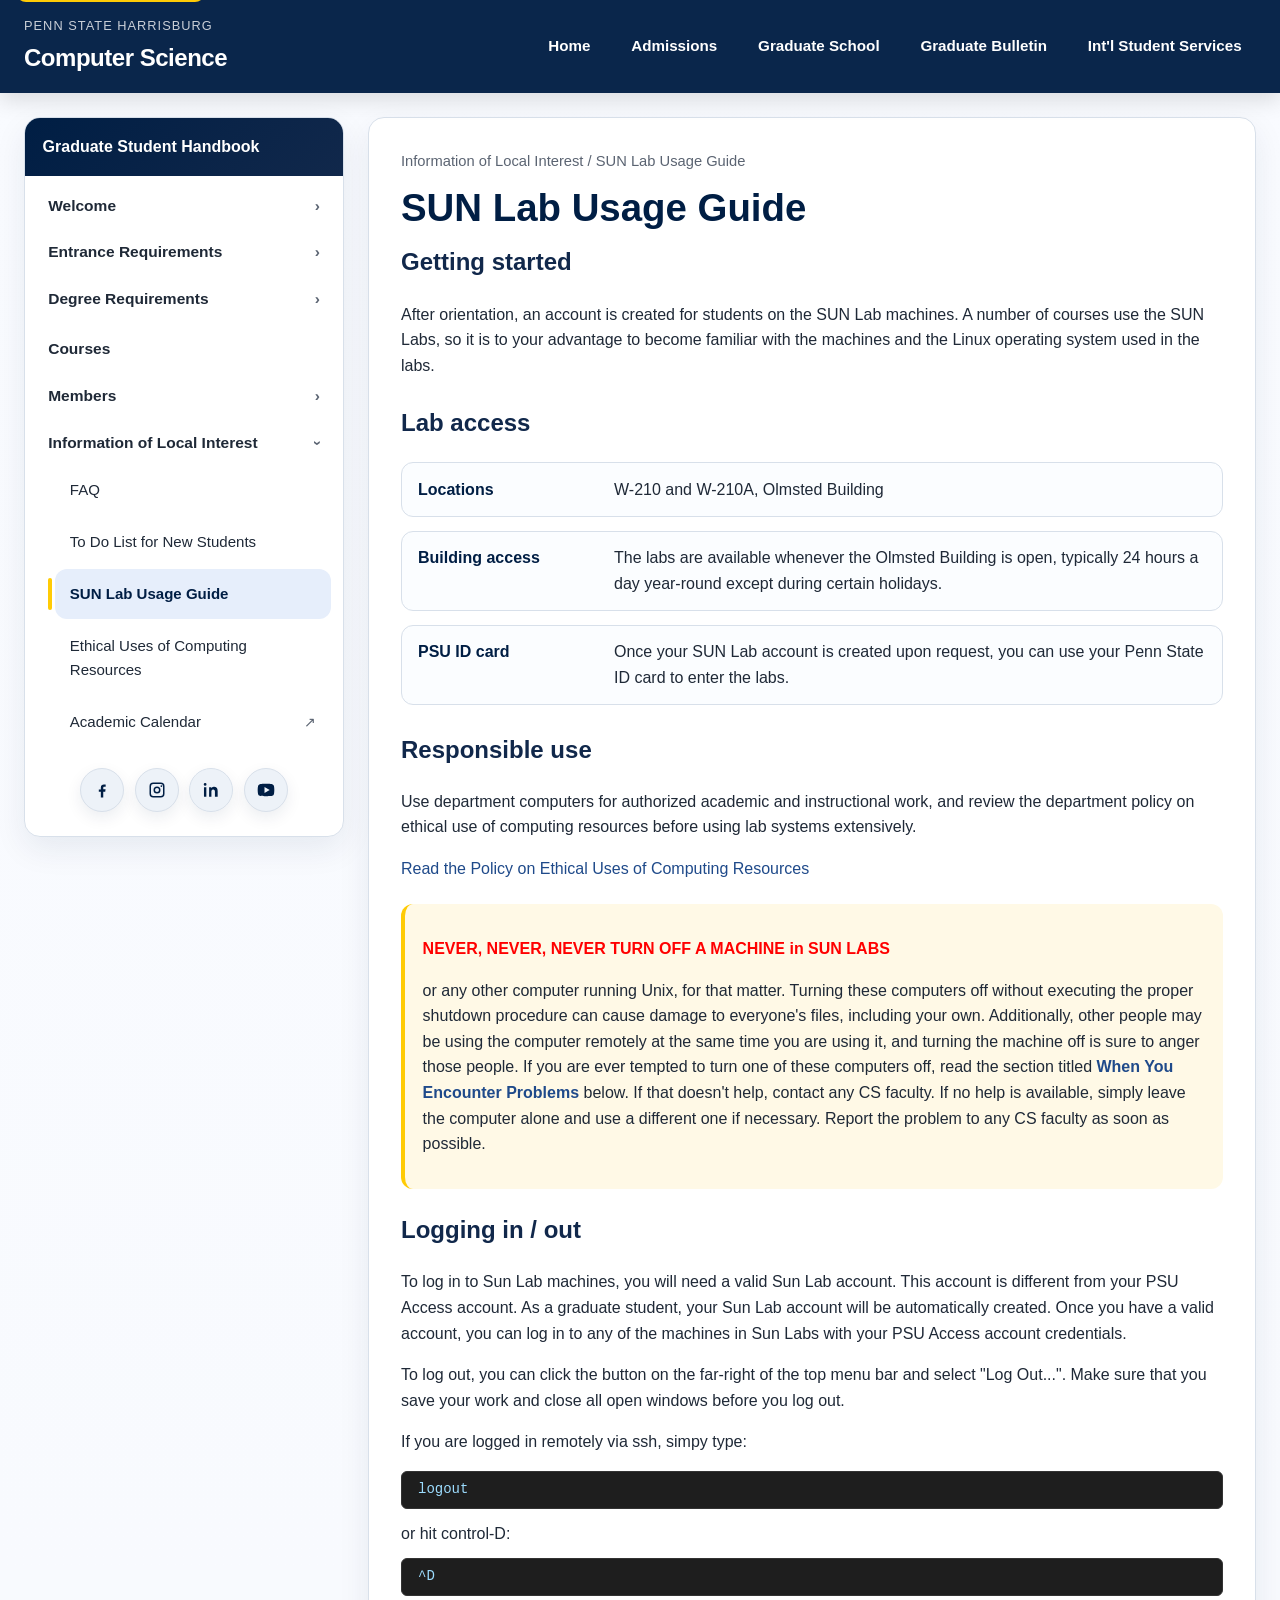
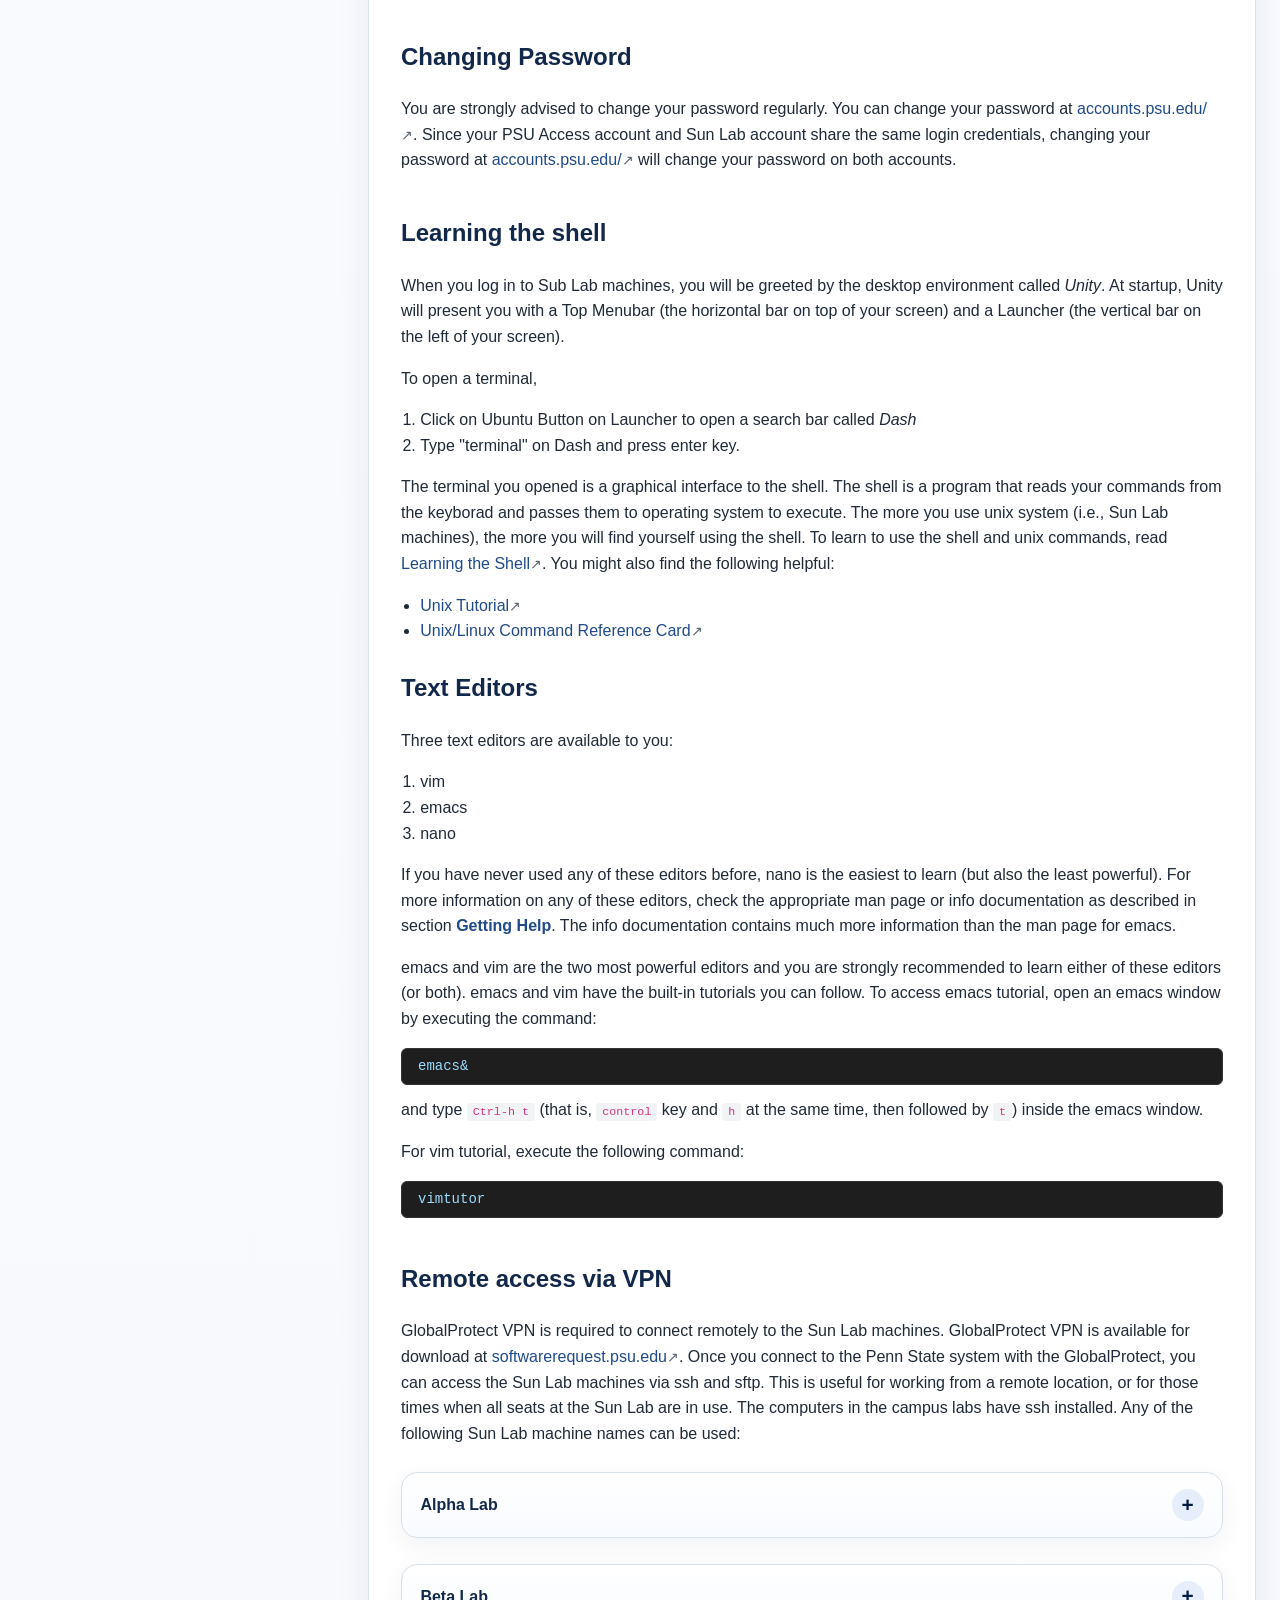
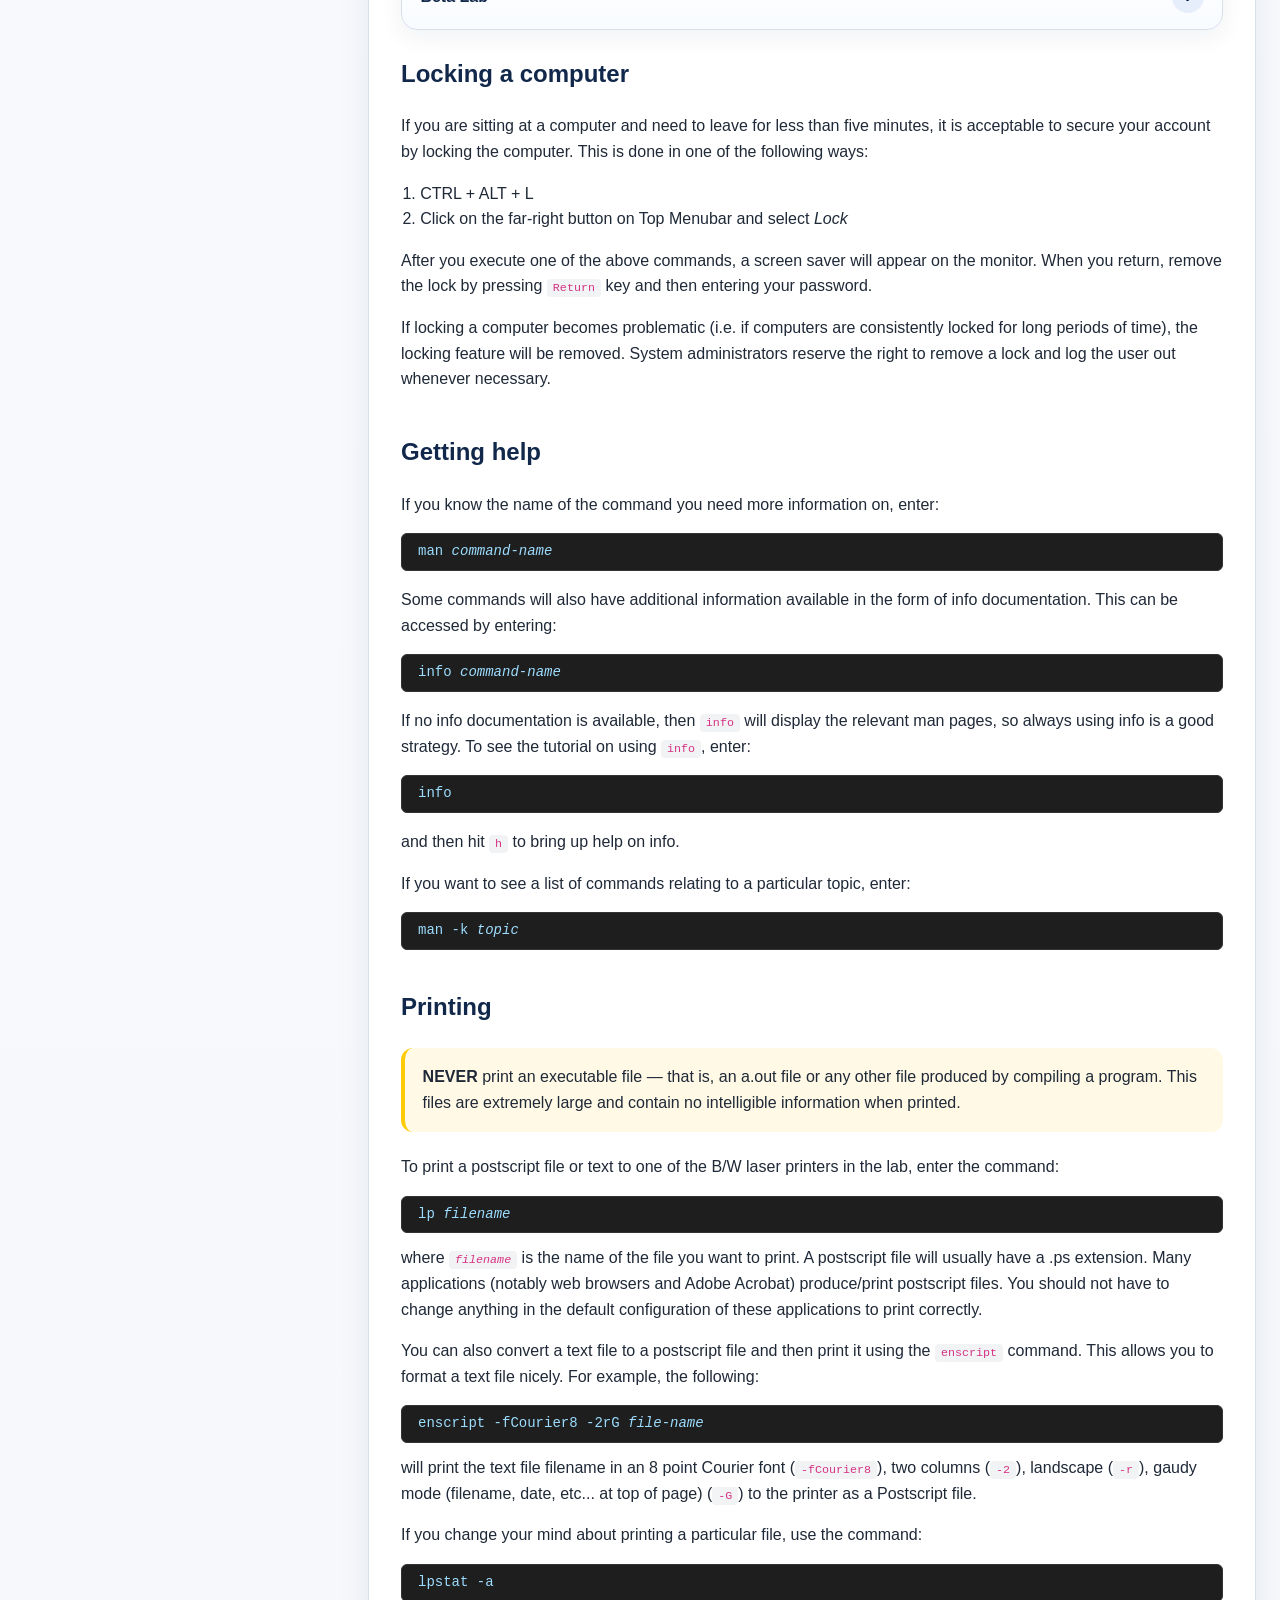
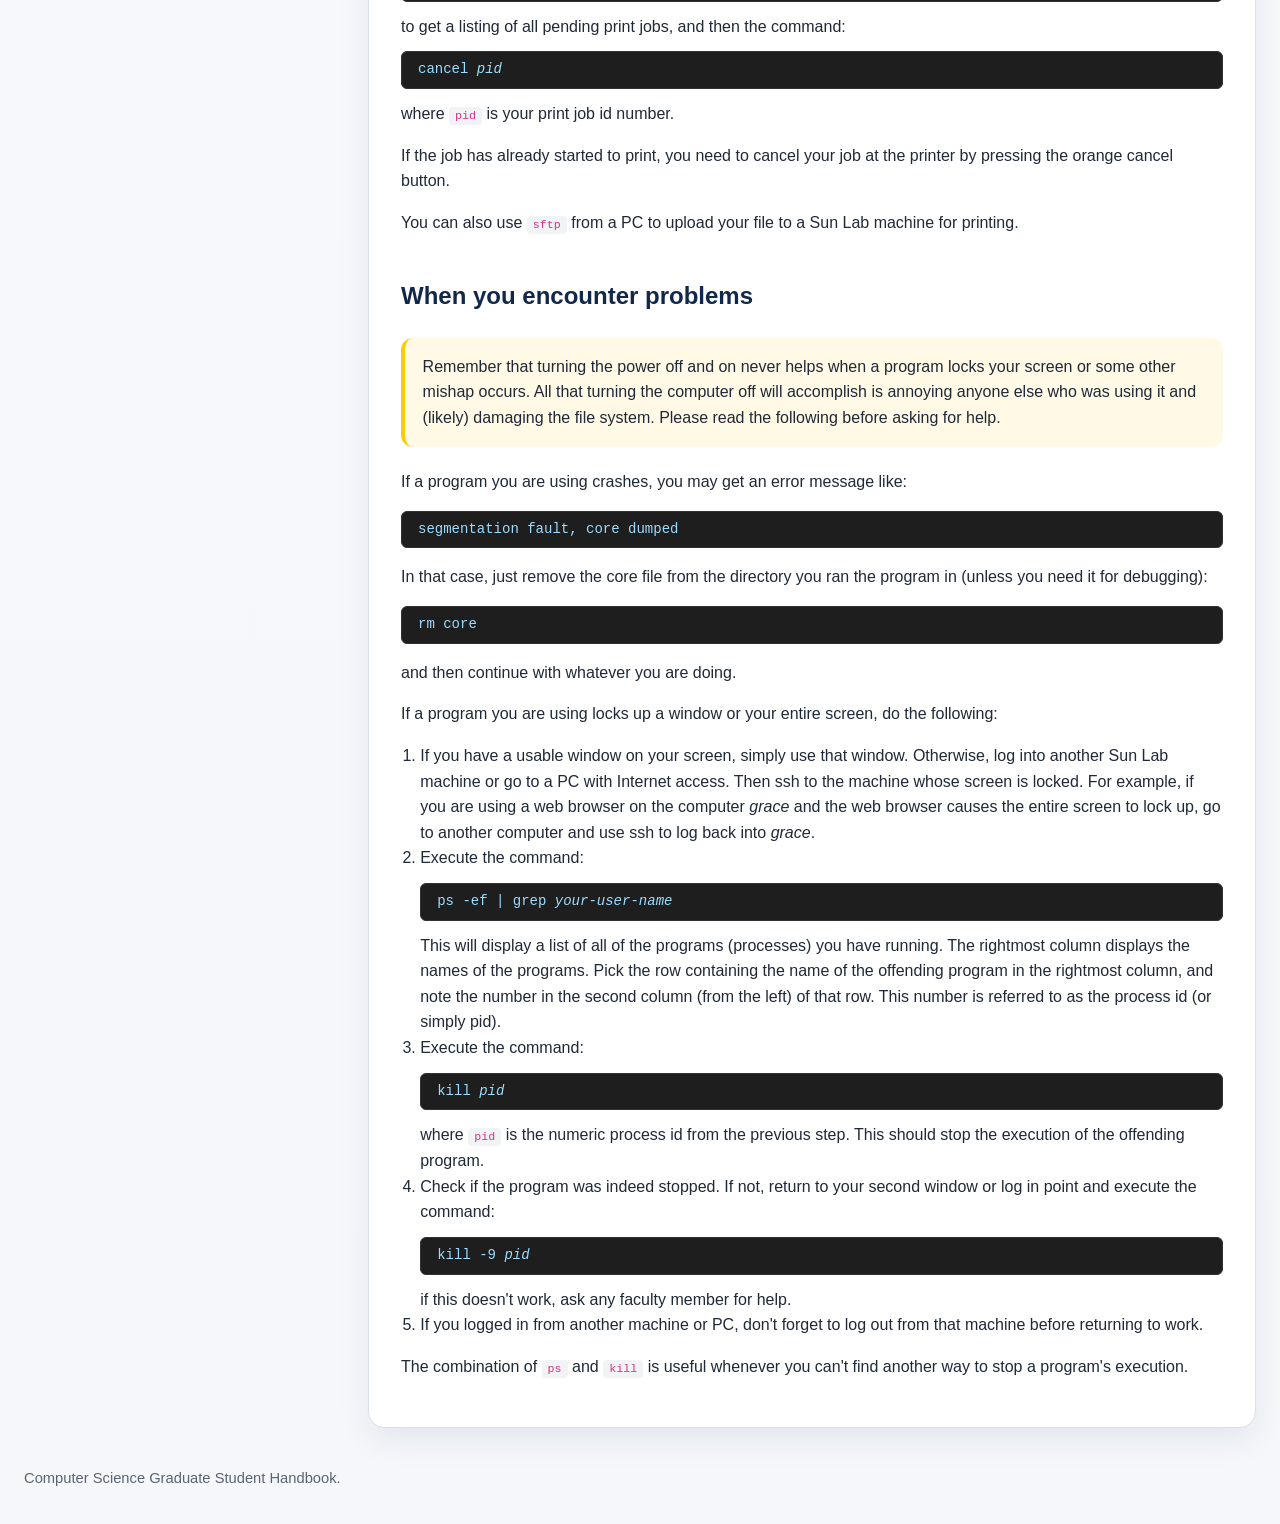
<file: sunlab-guide.html>
<!DOCTYPE html>

<html lang="en">
  <head>
    <meta charset="utf-8"/>
    <meta content="width=device-width, initial-scale=1.0" name="viewport"/>
    <title>Computer Science Graduate Student Handbook | SUN Lab Usage Guide</title>
    <link href="style.css" rel="stylesheet"/>
    <script defer="" src="accordion.js"></script>
  </head>
  <body data-page="sunlab-guide.html">
    <a class="skip-link" href="#main-content">Skip to main content</a>
    <header class="site-header">
      <div class="header-inner">
	<div class="site-branding">
	  <p class="eyebrow">Penn State Harrisburg</p>
	  <a class="site-title" href="index.html">Computer Science</a>
	</div>
	<nav aria-label="Top menu" class="top-nav">
	  <a href="index.html">Home</a>
	  <a href="https://harrisburg.psu.edu/admissions/graduate-admissions">Admissions</a>
	  <a href="https://gradschool.psu.edu/">Graduate School</a>
	  <a href="https://bulletins.psu.edu/graduate/">Graduate Bulletin</a>
	  <a href="https://harrisburg.psu.edu/global/international-students">Int'l Student Services</a>
	</nav>
      </div>
    </header>
    <div class="layout">
      <aside aria-label="Graduate handbook navigation" class="sidebar">
	<div class="sidebar-card">
	  <div class="sidebar-header">
	    <h2>Graduate Student Handbook</h2>
	  </div>
	  <nav aria-label="Sidebar navigation" class="sidebar-nav">
	    <div class="accordion-section" data-section="welcome">
	      <button aria-controls="panel-welcome" aria-expanded="false" class="accordion-button">
		<span class="accordion-label">Welcome</span>
		<span class="chevron">›</span>
	      </button>
	      <div class="accordion-panel" hidden="" id="panel-welcome">
		<a href="index.html">Introduction</a>
		<a href="contact.html">Contact Information</a>
	      </div>
	    </div>
	    <!--<a class="sidebar-link" href="entrance.html">Entrance Requirements</a>-->
	    <div class="accordion-section" data-section="entrance-requirements">
	      <button aria-controls="panel-entrance" aria-expanded="false" class="accordion-button">
		<span class="accordion-label">Entrance Requirements</span>
		<span class="chevron">›</span>
	      </button>
	      <div class="accordion-panel" hidden="" id="panel-entrance">
		<a href="entrance-ms.html">MS Program</a>
		<a href="entrance-iug.html">IUG</a>
	      </div>
	    </div>
	    <div class="accordion-section" data-section="degree-requirements">
	      <button aria-controls="panel-degree" aria-expanded="false" class="accordion-button">
		<span class="accordion-label">Degree Requirements</span>
		<span class="chevron">›</span>
	      </button>
	      <div class="accordion-panel" hidden="" id="panel-degree">
		<a href="degree-ms.html">MS Program</a>
		<a href="degree-iug.html">IUG</a>
	      </div>
	    </div>
	    <a class="sidebar-link" href="courses.html">Courses</a>
	    <div class="accordion-section" data-section="members">
	      <button aria-controls="panel-members" aria-expanded="false" class="accordion-button">
		<span class="accordion-label">Members</span>
		<span class="chevron">›</span>
	      </button>
	      <div class="accordion-panel" hidden="" id="panel-members">
		<a href="students.html">Students</a>
		<a href="faculty.html">Faculty</a>
	      </div>
	    </div>
	    <div class="accordion-section" data-section="local-interest">
	      <button aria-controls="panel-local-interest" aria-expanded="false" class="accordion-button">
		<span class="accordion-label">Information of Local Interest</span>
		<span class="chevron">›</span>
	      </button>
	      <div class="accordion-panel" hidden="" id="panel-local-interest">
		<a href="faq.html">FAQ</a>
		<a href="todolist.html">To Do List for New Students</a>
		<a href="sunlab-guide.html">SUN Lab Usage Guide</a>
		<a href="ethical-use.html">Ethical Uses of Computing Resources</a>
		<a href="https://www.registrar.psu.edu/academic-calendars/">Academic Calendar <span class="external-indicator">↗</span></a>




	      </div>
	    </div><div aria-label="Social media links" class="sidebar-social-row"><a aria-label="Facebook" class="social-icon-link" href="https://www.facebook.com/pennstateharrisburg/" title="Facebook"><svg aria-hidden="true" viewbox="0 0 24 24"><path d="M13.5 21v-7h2.4l.36-2.8H13.5V9.41c0-.81.23-1.36 1.39-1.36H16.4V5.54c-.26-.03-1.14-.1-2.17-.1-2.15 0-3.63 1.31-3.63 3.73v2.08H8.16V14h2.44v7h2.9Z"></path></svg><span class="sr-only">Facebook</span></a><a aria-label="Instagram" class="social-icon-link" href="https://www.instagram.com/pennstateharrisburg/" title="Instagram"><svg aria-hidden="true" viewbox="0 0 24 24"><path d="M7.5 3h9A4.5 4.5 0 0 1 21 7.5v9a4.5 4.5 0 0 1-4.5 4.5h-9A4.5 4.5 0 0 1 3 16.5v-9A4.5 4.5 0 0 1 7.5 3Zm0 1.8A2.7 2.7 0 0 0 4.8 7.5v9a2.7 2.7 0 0 0 2.7 2.7h9a2.7 2.7 0 0 0 2.7-2.7v-9a2.7 2.7 0 0 0-2.7-2.7h-9Zm9.75 1.35a1.05 1.05 0 1 1 0 2.1 1.05 1.05 0 0 1 0-2.1ZM12 7.8A4.2 4.2 0 1 1 7.8 12 4.2 4.2 0 0 1 12 7.8Zm0 1.8A2.4 2.4 0 1 0 14.4 12 2.4 2.4 0 0 0 12 9.6Z"></path></svg><span class="sr-only">Instagram</span></a><a aria-label="LinkedIn" class="social-icon-link" href="https://www.linkedin.com/school/penn-state-harrisburg" title="LinkedIn"><svg aria-hidden="true" viewbox="0 0 24 24"><path d="M6.43 8.78H3.56V20h2.87V8.78Zm.19-3.47A1.66 1.66 0 0 0 4.94 3.6a1.67 1.67 0 1 0 0 3.34 1.66 1.66 0 0 0 1.68-1.63ZM20 13.08c0-3.38-1.8-4.95-4.21-4.95A3.65 3.65 0 0 0 12.5 9.9V8.78H9.75c.04.74 0 11.22 0 11.22h2.75v-6.26c0-.34.03-.68.13-.92a2.18 2.18 0 0 1 2.05-1.46c1.45 0 2.03 1.1 2.03 2.72V20H20v-6.92Z"></path></svg><span class="sr-only">LinkedIn</span></a><a aria-label="YouTube" class="social-icon-link" href="https://www.youtube.com/PennStateHarrisburg" title="YouTube"><svg aria-hidden="true" viewbox="0 0 24 24"><path d="M21.58 7.19a2.98 2.98 0 0 0-2.1-2.11C17.63 4.6 12 4.6 12 4.6s-5.63 0-7.48.48A2.98 2.98 0 0 0 2.42 7.2 31.3 31.3 0 0 0 2 12a31.3 31.3 0 0 0 .42 4.81 2.98 2.98 0 0 0 2.1 2.11c1.85.48 7.48.48 7.48.48s5.63 0 7.48-.48a2.98 2.98 0 0 0 2.1-2.11A31.3 31.3 0 0 0 22 12a31.3 31.3 0 0 0-.42-4.81ZM10.2 15.61V8.39L16.45 12 10.2 15.61Z"></path></svg><span class="sr-only">YouTube</span></a></div>
	  </nav>
	</div>
      </aside>
      <main class="content" id="main-content">
	<div class="page-card">
	  <p class="breadcrumb">Information of Local Interest / SUN Lab Usage Guide</p>
	  <h1>SUN Lab Usage Guide</h1>
	  <!--
              <p class="lead">Use this page as a quick reference for getting started with SUN Lab access, account expectations, and responsible use of department computing resources.</p>
	      -->
	      <section>
		<h2>Getting started</h2>
		<p>After orientation, an account is created for students on the SUN Lab machines. A number of courses use the SUN Labs, so it is to your advantage to become familiar with the machines and the Linux operating system used in the labs.</p>
	      </section>
	      <section>
		<h2>Lab access</h2>
		<div class="table-like">
		  <div class="table-row">
		    <strong>Locations</strong>
		    <span>W-210 and W-210A, Olmsted Building</span>
		  </div>
		  <div class="table-row">
		    <strong>Building access</strong>
		    <span>The labs are available whenever the Olmsted Building is open, typically 24 hours a day year-round except during certain holidays.</span>
		  </div>
		  <div class="table-row">
		    <strong>PSU ID card</strong>
		    <span>Once your SUN Lab account is created upon request, you can use your Penn State ID card to enter the labs.</span>
		  </div>
		</div>
	      </section>
	      <section>
		<h2>Responsible use</h2>
		<p>Use department computers for authorized academic and instructional work, and review the department policy on ethical use of computing resources before using lab systems extensively.</p>
		<p><a href="ethical-use.html">Read the Policy on Ethical Uses of Computing Resources</a></p>
	      </section>
	      <div class="callout">
		<p style="color: red;"><strong>NEVER, NEVER, NEVER TURN OFF A MACHINE in SUN LABS</strong></p>
		<p> or any other computer running Unix, for that matter. Turning these computers off without executing the proper shutdown procedure can cause damage to everyone's files, including your own. Additionally, other people may be using the computer remotely at the same time you are using it, and turning the machine off is sure to anger those people. If you are ever tempted to turn one of these computers off, read the section titled <a href="#when-you-encounter-problems"><strong>When You Encounter Problems</strong></a> below. If that doesn't help, contact any CS faculty. If no help is available, simply leave the computer alone and use a different one if necessary. Report the problem to any CS faculty as soon as possible.

              </p></div>
	      <section>
		<h2>Logging in / out</h2>
		<p>To log in to Sun Lab machines, you will need a valid Sun Lab account. This account is different from your PSU Access account. As a graduate student, your Sun Lab account will be automatically created. Once you have a valid account, you can log in to any of the machines in Sun Labs with your PSU Access account credentials.</p>
		<p>To log out, you can click the button on the far-right of the top menu bar and select "Log Out...". Make sure that you save your work and close all open windows before you log out.</p>
		<p>If you are logged in remotely via ssh, simpy type:
		  <pre class="code-block-container"><code class="code-block-text">logout</code></pre>
		  or hit control-D:
		  <pre class="code-block-container"><code class="code-block-text">^D </code></pre>
		</p>
	      </section>
	      <br/>
	      <section>
		<h2>Changing Password</h2>
		<p>You are strongly advised to change your password regularly. You can change your password at <a href="https://accounts.psu.edu/">accounts.psu.edu/<span class="external-indicator">↗</span></a>. Since your PSU Access account and Sun Lab account share the same login credentials, changing your password at <a href="https://accounts.psu.edu/">accounts.psu.edu/<span class="external-indicator">↗</span></a> will change your password on both accounts.</p>
	      </section>
	      <br/>
	      <section>
		<h2>Learning the shell</h2>
		<p>When you log in to Sub Lab machines, you will be greeted by the desktop environment called <em>Unity</em>. At startup, Unity will present you with a Top Menubar (the horizontal bar on top of your screen) and a Launcher (the vertical bar on the left of your screen).</p>
		<p>To open a terminal,</p>
		<ol>
		  <li>Click on Ubuntu Button on Launcher to open a search bar called <em>Dash</em></li>
		  <li>Type "terminal" on Dash and press enter key.</li>
		</ol>
		<p>The terminal you opened is a graphical interface to the shell. The shell is a program that reads your commands from the keyborad and passes them to operating system to execute. The more you use unix system (i.e., Sun Lab machines), the more you will find yourself using the shell. To learn to use the shell and unix commands, read <a href="http://linuxcommand.org/lc3_learning_the_shell.php">Learning the Shell<span class="external-indicator">↗</span></a>. You might also find the following helpful:</p>
		<ul>
		  <li><a href="https://people.ischool.berkeley.edu/~kevin/unix-tutorial/">Unix Tutorial<span class="external-indicator">↗</span></a></li>
		  <li><a href="https://files.fosswire.com/2007/08/fwunixref.pdf">Unix/Linux Command Reference Card<span class="external-indicator">↗</span></a></li>
		</ul>
	      </section>
	      <section>
		<h2>Text Editors</h2>
		<p>Three text editors are available to you:
		  <ol>
		    <li>vim</li>
		    <li>emacs</li>
		    <li>nano</li>
		  </ol>
		  If you have never used any of these editors before, nano is the easiest to learn (but also the least powerful). For more information on any of these editors, check the appropriate man page or info documentation as described in section <a href="getting-help"><strong>Getting Help</strong></a>. The info documentation contains much more information than the man page for emacs.</p>
		<p>emacs and vim are the two most powerful editors and you are strongly recommended to learn either of these editors (or both). emacs and vim have the built-in tutorials you can follow. To access emacs tutorial, open an emacs window by executing the command:
		  <pre class="code-block-container"><code class="code-block-text">emacs&amp;</code></pre>
		  and type <code class="code-inline">Ctrl-h t</code> (that is, <code class="code-inline">control</code> key and <code class="code-inline">h</code> at the same time, then followed by <code class="code-inline">t</code>) inside the emacs window. </p>
		<p>For vim tutorial, execute the following command:
		  <pre class="code-block-container"><code class="code-block-text">vimtutor</code></pre>
		</p>
	      </section>
	      <br/>
	      <section>
		<h2>Remote access via VPN</h2>
		<p>GlobalProtect VPN is required to connect remotely to the Sun Lab machines. GlobalProtect VPN is available for download at <a href="https://softwarerequest.psu.edu/">softwarerequest.psu.edu<span class="external-indicator">↗</span></a>. Once you connect to the Penn State system with the GlobalProtect, you can access the Sun Lab machines via ssh and sftp. This is useful for working from a remote location, or for those times when all seats at the Sun Lab are in use. The computers in the campus labs have ssh installed. Any of the following Sun Lab machine names can be used:</p>
	      </section>
	      <section class="content-accordion">
		<button aria-controls="ms-panel-3" aria-expanded="false" class="content-accordion-button" id="ms-button-3">
		  <span class="content-accordion-title">Alpha Lab</span>
		  <span aria-hidden="true" class="content-accordion-indicator">+</span>
		</button>
		<div aria-labelledby="ms-button-3" class="content-accordion-panel" hidden="" id="ms-panel-3" role="region">
		  <p>Alpha Lab</p>
		  <ul>
		    <li>courant@hbg.psu.edu</li>
		    <li>dijkstra@hbg.psu.edu</li>
		    <li>galois@hbg.psu.edu</li>
		    <li>hardy@hbg.psu.edu</li>
		    <li>noyce@hbg.psu.edu</li>
		    <li>nygaard@hbg.psu.edu</li>
		    <li>ulam@hbg.psu.edu</li>
		    <li>perlis@hbg.psu.edu</li>
		    <li>shannonulam@hbg.psu.edu</li>
		    <li>wilkinson@hbg.psu.edu</li>
		    <li>zeno@hbg.psu.edu</li>
		    <li>zorn@hbg.psu.edu</li>
		  </ul>
		</div>
	      </section>
	      <section class="content-accordion">
		<button aria-controls="ms-panel-3" aria-expanded="false" class="content-accordion-button" id="ms-button-3">
		  <span class="content-accordion-title">Beta Lab</span>
		  <span aria-hidden="true" class="content-accordion-indicator">+</span>
		</button>
		<div aria-labelledby="ms-button-3" class="content-accordion-panel" hidden="" id="ms-panel-3" role="region">
		  <p>Alpha Lab</p>
		  <ul>
		    <li>ada@hbg.psu.edu</li>
		    <li>alonzo@hbg.psu.edu</li>
		    <li>babbage@hbg.psu.edu</li>
		    <li>borg@hbg.psu.edu</li>
		    <li>cantor@hbg.psu.edu</li>
		    <li>cray@hbg.psu.edu</li>
		    <li>dahl@hbg.psu.edu</li>
		    <li>eckert@hbg.psu.edu</li>
		    <li>erdos@hbg.psu.edu</li>
		    <li>euclid@hbg.psu.edu</li>
		    <li>euler@hbg.psu.edu</li>
		    <li>fermat@hbg.psu.edu</li>
		    <li>fourier@hbg.psu.edu</li>
		    <li>frege@hbg.psu.edu</li>
		    <li>gauss@hbg.psu.edu</li>
		    <li>godel@hbg.psu.edu</li>
		    <li>grace@hbg.psu.edu</li>
		    <li>hamming@hbg.psu.edu</li>
		    <li>hilbert@hbg.psu.edu</li>
		    <li>noether@hbg.psu.edu</li>
		    <li>pascal@hbg.psu.edu</li>
		    <li>peano@hbg.psu.edu</li>
		    <li>riemann@hbg.psu.edu</li>
		    <li>wilkes@hbg.psu.edu</li>
		    <li>zermelo@hbg.psu.edu</li>
		  </ul>
		</div>
	      </section>
	      <br/>
	      <section>
		<h2>Locking a computer</h2>
		<p>If you are sitting at a computer and need to leave for less than five minutes, it is acceptable to secure your account by locking the computer. This is done in one of the following ways:
		  <ol>
		    <li>CTRL + ALT + L</li>
		    <li>Click on the far-right button on Top Menubar and select <em>Lock</em></li>
		  </ol>
		  After you execute one of the above commands, a screen saver will appear on the monitor. When you return, remove the lock by pressing <code class="code-inline">Return</code> key and then entering your password.</p>
		<p>If locking a computer becomes problematic (i.e. if computers are consistently locked for long periods of time), the locking feature will be removed. System administrators reserve the right to remove a lock and log the user out whenever necessary.</p>
	      </section>
	      <br/>
	      <section id="getting-help">
		<h2>Getting help</h2>
		<p>If you know the name of the command you need more information on, enter:</p>
		<pre class="code-block-container"><code class="code-block-text">man <em>command-name</em></code></pre>
		<p>Some commands will also have additional information available in the form of info documentation. This can be accessed by entering:</p>
		<pre class="code-block-container"><code class="code-block-text">info <em>command-name</em></code></pre>
		<p>If no info documentation is available, then <code class="code-inline">info</code> will display the relevant man pages, so always using info is a good strategy. To see the tutorial on using <code class="code-inline">info</code>, enter:</p>
		<pre class="code-block-container"><code class="code-block-text">info</code></pre>
		<p>and then hit <code class="code-inline">h</code> to bring up help on info.</p>
		<p>If you want to see a list of commands relating to a particular topic, enter:</p>
		<pre class="code-block-container"><code class="code-block-text">man -k <em>topic</em></code></pre>
	      </section>
	      <br/>
	      <section>
		<h2>Printing</h2>
		<div class="callout"><strong>NEVER</strong> print an executable file — that is, an a.out file or any other file produced by compiling a program. This files are extremely large and contain no intelligible information when printed.</div>
		<p>To print a postscript file or text to one of the B/W laser printers in the lab, enter the command:
		  <pre class="code-block-container"><code class="code-block-text">lp <em>filename</em></code></pre>
		  where <code class="code-inline"><em>filename</em></code> is the name of the file you want to print. A postscript file will usually have a .ps extension. Many applications (notably web browsers and Adobe Acrobat) produce/print postscript files. You should not have to change anything in the default configuration of these applications to print correctly.</p>
		<p>You can also convert a text file to a postscript file and then print it using the <code class="code-inline">enscript</code> command. This allows you to format a text file nicely. For example, the following:
		  <pre class="code-block-container"><code class="code-block-text">enscript -fCourier8 -2rG <em>file-name</em></code></pre>
		  will print the text file filename in an 8 point Courier font (<code class="code-inline">-fCourier8</code>), two columns (<code class="code-inline">-2</code>), landscape (<code class="code-inline">-r</code>), gaudy mode (filename, date, etc... at top of page) (<code class="code-inline">-G</code>) to the printer as a Postscript file.</p>
		<p>If you change your mind about printing a particular file, use the command:
		  <pre class="code-block-container"><code class="code-block-text">lpstat -a</code></pre>
		  to get a listing of all pending print jobs, and then the command:
		  <pre class="code-block-container"><code class="code-block-text">cancel <em>pid</em></code></pre>
		  where <code class="code-inline">pid</code> is your print job id number.</p>
		<p>If the job has already started to print, you need to cancel your job at the printer by pressing the orange cancel button.</p>
		<p>You can also use <code class="code-inline">sftp</code> from a PC to upload your file to a Sun Lab machine for printing.</p>
	      </section>
	      <br/>
	      <section id="when-you-encounter-problems">
		<h2>When you encounter problems</h2>
		<div class="callout">Remember that turning the power off and on never helps when a program locks your screen or some other mishap occurs. All that turning the computer off will accomplish is annoying anyone else who was using it and (likely) damaging the file system. Please read the following before asking for help.</div>
		<p>If a program you are using crashes, you may get an error message like:</p>
		<pre class="code-block-container"><code class="code-block-text">segmentation fault, core dumped</code></pre>
		<p>In that case, just remove the core file from the directory you ran the program in (unless you need it for debugging):</p>
		<pre class="code-block-container"><code class="code-block-text">rm core</code></pre>
		<p>and then continue with whatever you are doing.</p>
		<p>If a program you are using locks up a window or your entire screen, do the following:</p>
		<ol>
		  <li>If you have a usable window on your screen, simply use that window. Otherwise, log into another Sun Lab machine or go to a PC with Internet access. Then ssh to the machine whose screen is locked. For example, if you are using a web browser on the computer <em>grace</em> and the web browser causes the entire screen to lock up, go to another computer and use ssh to log back into <em>grace</em>.</li>
		  <li>Execute the command:
		    <pre class="code-block-container"><code class="code-block-text">ps -ef | grep <em>your-user-name</em></code></pre>
		    This will display a list of all of the programs (processes) you have running. The rightmost column displays the names of the programs. Pick the row containing the name of the offending program in the rightmost column, and note the number in the second column (from the left) of that row. This number is referred to as the process id (or simply pid).</li>
		  <li>Execute the command:
		    <pre class="code-block-container"><code class="code-block-text">kill <em>pid</em></code></pre>
		    where <code class="code-inline">pid</code> is the numeric process id from the previous step. This should stop the execution of the offending program.</li>
		  <li>Check if the program was indeed stopped. If not, return to your second window or log in point and execute the command:
		    <pre class="code-block-container"><code class="code-block-text">kill -9 <em>pid</em></code></pre>
		    if this doesn't work, ask any faculty member for help.</li>
		  <li>If you logged in from another machine or PC, don't forget to log out from that machine before returning to work.</li>
		</ol>
		<p>The combination of <code class="code-inline">ps</code> and <code class="code-inline">kill</code> is useful whenever you can't find another way to stop a program's execution.</p>
	      </section>
	</div>
      </main>
    </div>
    <footer class="site-footer">
      <p>Computer Science Graduate Student Handbook.</p>
    </footer>
  </body>
</html>
</file>
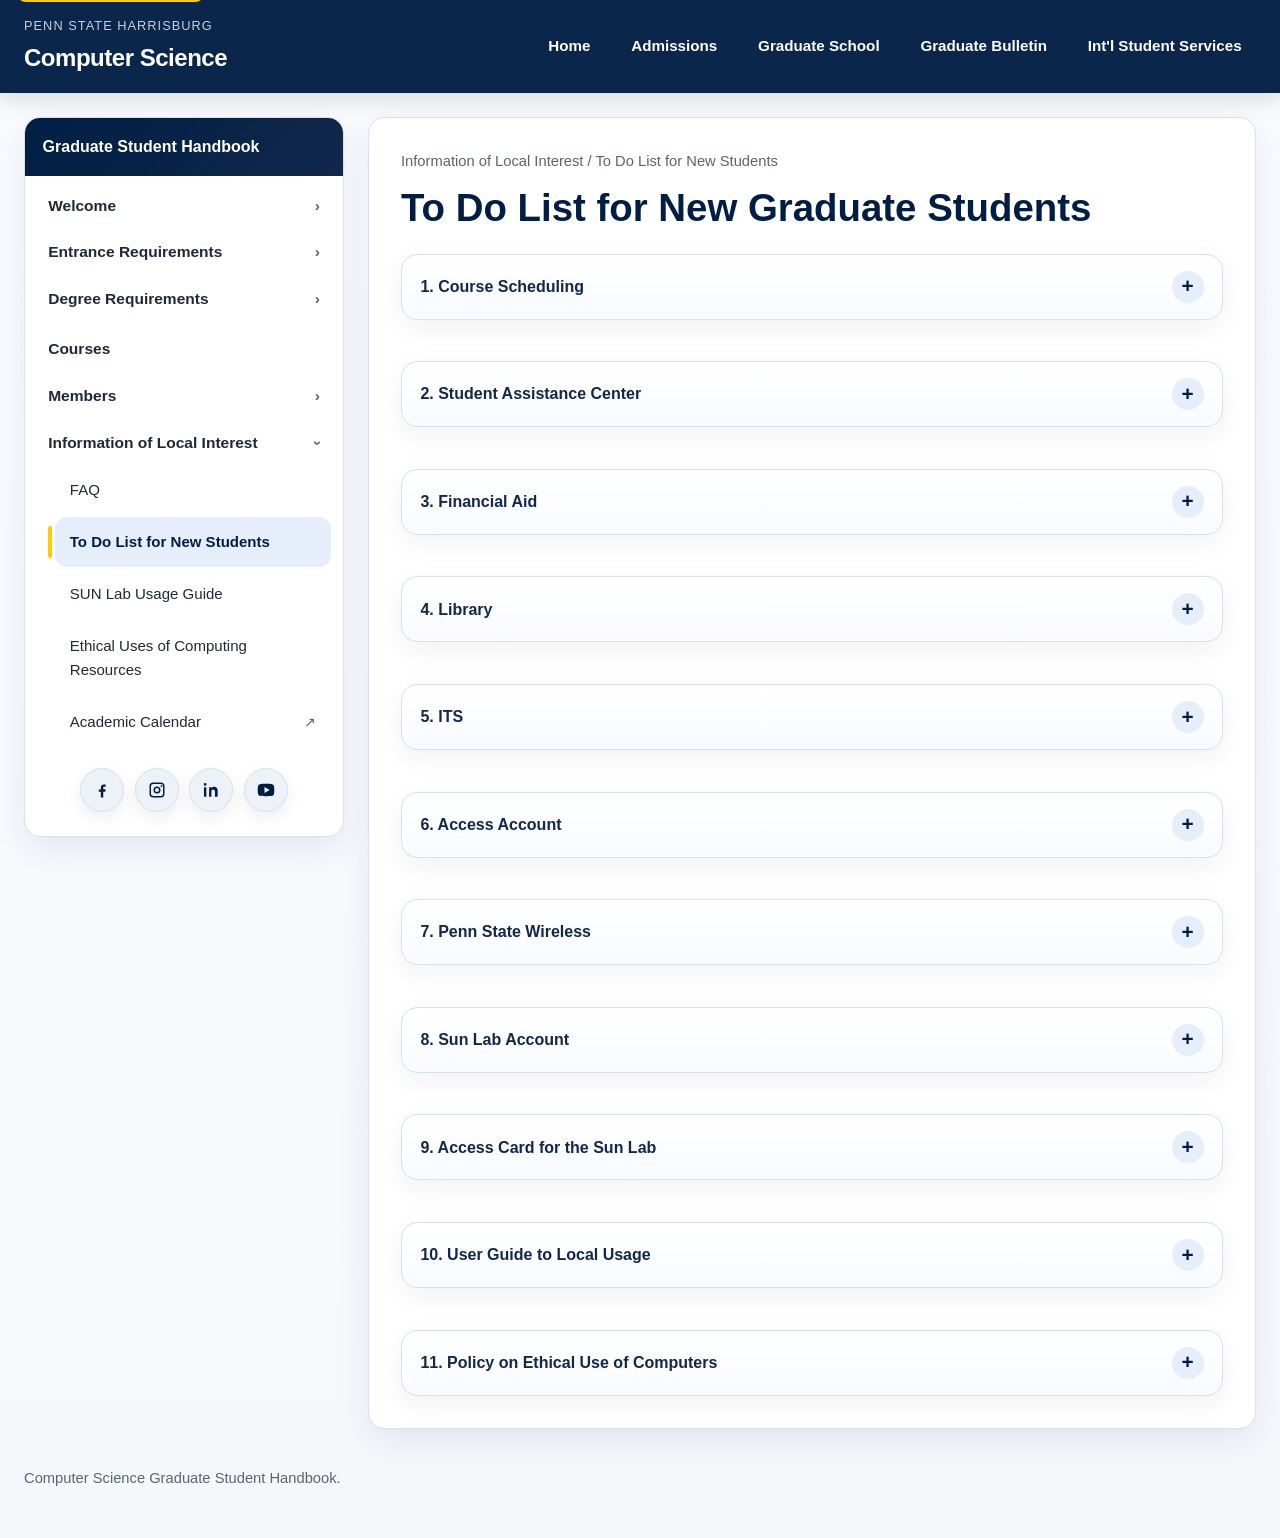
<file: todolist.html>
<!DOCTYPE html>

<html lang="en">
  <head>
    <meta charset="utf-8"/>
    <meta content="width=device-width, initial-scale=1.0" name="viewport"/>
    <title>Computer Science Graduate Student Handbook | To Do List for New Graduate Computer Science Students</title>
    <link href="style.css" rel="stylesheet"/>
    <script defer="" src="accordion.js"></script>
  </head>
  <body data-page="todolist.html">
    <a class="skip-link" href="#main-content">Skip to main content</a>
    <header class="site-header">
      <div class="header-inner">
	<div class="site-branding">
	  <p class="eyebrow">Penn State Harrisburg</p>
	  <a class="site-title" href="index.html">Computer Science</a>
	</div>
	<nav aria-label="Top menu" class="top-nav">
	  <a href="index.html">Home</a>
	  <a href="https://harrisburg.psu.edu/admissions/graduate-admissions">Admissions</a>
	  <a href="https://gradschool.psu.edu/">Graduate School</a>
	  <a href="https://bulletins.psu.edu/graduate/">Graduate Bulletin</a>
	  <a href="https://harrisburg.psu.edu/global/international-students">Int'l Student Services</a>
	</nav>
      </div>
    </header>
    <div class="layout">
      <aside aria-label="Graduate handbook navigation" class="sidebar">
	<div class="sidebar-card">
	  <div class="sidebar-header">
	    <h2>Graduate Student Handbook</h2>
	  </div>
	  <nav aria-label="Sidebar navigation" class="sidebar-nav">
	    <div class="accordion-section" data-section="welcome">
	      <button aria-controls="panel-welcome" aria-expanded="false" class="accordion-button">
		<span class="accordion-label">Welcome</span>
		<span class="chevron">›</span>
	      </button>
	      <div class="accordion-panel" hidden="" id="panel-welcome">
		<a href="index.html">Introduction</a>
		<a href="contact.html">Contact Information</a>
	      </div>
	    </div>
	    <!--<a class="sidebar-link" href="entrance.html">Entrance Requirements</a>-->
	    <div class="accordion-section" data-section="entrance-requirements">
	      <button aria-controls="panel-entrance" aria-expanded="false" class="accordion-button">
		<span class="accordion-label">Entrance Requirements</span>
		<span class="chevron">›</span>
	      </button>
	      <div class="accordion-panel" hidden="" id="panel-entrance">
		<a href="entrance-ms.html">MS Program</a>
		<a href="entrance-iug.html">IUG</a>
	      </div>
	    </div>
	    <div class="accordion-section" data-section="degree-requirements">
	      <button aria-controls="panel-degree" aria-expanded="false" class="accordion-button">
		<span class="accordion-label">Degree Requirements</span>
		<span class="chevron">›</span>
	      </button>
	      <div class="accordion-panel" hidden="" id="panel-degree">
		<a href="degree-ms.html">MS Program</a>
		<a href="degree-iug.html">IUG</a>
	      </div>
	    </div>
	    <a class="sidebar-link" href="courses.html">Courses</a>
	    <div class="accordion-section" data-section="members">
	      <button aria-controls="panel-members" aria-expanded="false" class="accordion-button">
		<span class="accordion-label">Members</span>
		<span class="chevron">›</span>
	      </button>
	      <div class="accordion-panel" hidden="" id="panel-members">
		<a href="students.html">Students</a>
		<a href="faculty.html">Faculty</a>
	      </div>
	    </div>
	    <div class="accordion-section" data-section="local-interest">
	      <button aria-controls="panel-local-interest" aria-expanded="false" class="accordion-button">
		<span class="accordion-label">Information of Local Interest</span>
		<span class="chevron">›</span>
	      </button>
	      <div class="accordion-panel" hidden="" id="panel-local-interest">
		<a href="faq.html">FAQ</a>
		<a href="todolist.html">To Do List for New Students</a>
		<a href="sunlab-guide.html">SUN Lab Usage Guide</a>
		<a href="ethical-use.html">Ethical Uses of Computing Resources</a>
		<a href="https://www.registrar.psu.edu/academic-calendars/">Academic Calendar <span class="external-indicator">↗</span></a>




	      </div>
	    </div><div aria-label="Social media links" class="sidebar-social-row"><a aria-label="Facebook" class="social-icon-link" href="https://www.facebook.com/pennstateharrisburg/" title="Facebook"><svg aria-hidden="true" viewbox="0 0 24 24"><path d="M13.5 21v-7h2.4l.36-2.8H13.5V9.41c0-.81.23-1.36 1.39-1.36H16.4V5.54c-.26-.03-1.14-.1-2.17-.1-2.15 0-3.63 1.31-3.63 3.73v2.08H8.16V14h2.44v7h2.9Z"></path></svg><span class="sr-only">Facebook</span></a><a aria-label="Instagram" class="social-icon-link" href="https://www.instagram.com/pennstateharrisburg/" title="Instagram"><svg aria-hidden="true" viewbox="0 0 24 24"><path d="M7.5 3h9A4.5 4.5 0 0 1 21 7.5v9a4.5 4.5 0 0 1-4.5 4.5h-9A4.5 4.5 0 0 1 3 16.5v-9A4.5 4.5 0 0 1 7.5 3Zm0 1.8A2.7 2.7 0 0 0 4.8 7.5v9a2.7 2.7 0 0 0 2.7 2.7h9a2.7 2.7 0 0 0 2.7-2.7v-9a2.7 2.7 0 0 0-2.7-2.7h-9Zm9.75 1.35a1.05 1.05 0 1 1 0 2.1 1.05 1.05 0 0 1 0-2.1ZM12 7.8A4.2 4.2 0 1 1 7.8 12 4.2 4.2 0 0 1 12 7.8Zm0 1.8A2.4 2.4 0 1 0 14.4 12 2.4 2.4 0 0 0 12 9.6Z"></path></svg><span class="sr-only">Instagram</span></a><a aria-label="LinkedIn" class="social-icon-link" href="https://www.linkedin.com/school/penn-state-harrisburg" title="LinkedIn"><svg aria-hidden="true" viewbox="0 0 24 24"><path d="M6.43 8.78H3.56V20h2.87V8.78Zm.19-3.47A1.66 1.66 0 0 0 4.94 3.6a1.67 1.67 0 1 0 0 3.34 1.66 1.66 0 0 0 1.68-1.63ZM20 13.08c0-3.38-1.8-4.95-4.21-4.95A3.65 3.65 0 0 0 12.5 9.9V8.78H9.75c.04.74 0 11.22 0 11.22h2.75v-6.26c0-.34.03-.68.13-.92a2.18 2.18 0 0 1 2.05-1.46c1.45 0 2.03 1.1 2.03 2.72V20H20v-6.92Z"></path></svg><span class="sr-only">LinkedIn</span></a><a aria-label="YouTube" class="social-icon-link" href="https://www.youtube.com/PennStateHarrisburg" title="YouTube"><svg aria-hidden="true" viewbox="0 0 24 24"><path d="M21.58 7.19a2.98 2.98 0 0 0-2.1-2.11C17.63 4.6 12 4.6 12 4.6s-5.63 0-7.48.48A2.98 2.98 0 0 0 2.42 7.2 31.3 31.3 0 0 0 2 12a31.3 31.3 0 0 0 .42 4.81 2.98 2.98 0 0 0 2.1 2.11c1.85.48 7.48.48 7.48.48s5.63 0 7.48-.48a2.98 2.98 0 0 0 2.1-2.11A31.3 31.3 0 0 0 22 12a31.3 31.3 0 0 0-.42-4.81ZM10.2 15.61V8.39L16.45 12 10.2 15.61Z"></path></svg><span class="sr-only">YouTube</span></a></div>
	  </nav>
	</div>
      </aside>
      <main class="content" id="main-content">
	<div class="page-card">
	  <p class="breadcrumb">Information of Local Interest / To Do List for New Students</p>
	  <h1>To Do List for New Graduate Students</h1>
	  <!--
              <p class="lead">Click a checklist card below to view details. Only one item stays open at a time so the page remains easy to scan.</p>
	      -->
	      <div aria-label="New student checklist" class="content-accordion-list">
		<section class="content-accordion">
		  <button aria-controls="todo-panel-1" aria-expanded="false" class="content-accordion-button" id="todo-button-1">
		    <span class="content-accordion-title">1. Course Scheduling</span>
		    <span aria-hidden="true" class="content-accordion-indicator">+</span>
		  </button>
		  <div aria-labelledby="todo-button-1" class="content-accordion-panel" hidden="" id="todo-panel-1" role="region">
		    <p>Double check with your advisor about the appropriateness of the courses you are scheduled to take. Class schedules can be found at <a href="https://public.lionpath.psu.edu/">LionPath<span class="external-indicator">↗</span></a>.</p>
		  </div>
		</section>
		<section class="content-accordion">
		  <button aria-controls="todo-panel-2" aria-expanded="false" class="content-accordion-button" id="todo-button-2">
		    <span class="content-accordion-title">2. Student Assistance Center</span>
		    <span aria-hidden="true" class="content-accordion-indicator">+</span>
		  </button>
		  <div aria-labelledby="todo-button-2" class="content-accordion-panel" hidden="" id="todo-panel-2" role="region">
		    <p>Check out the Student Assistance Center for <a href="https://harrisburg.psu.edu/counseling-psychological-services">Counseling Services<span class="external-indicator">↗</span></a> on Test Anxiety, Stress Reduction, Study Effectiveness, etc., as well as <a href="https://harrisburg.psu.edu/student-disability-resources">Disability Resource and Services<span class="external-indicator">↗</span></a>. Also check out <a href="https://harrisburg.psu.edu/student-dei">Diversity/Equity services<span class="external-indicator">↗</span></a> and <a href="https://harrisburg.psu.edu/safety-police-services">Police and Safety Services<span class="external-indicator">↗</span></a>.</p>
		  </div>
		</section>
		<section class="content-accordion">
		  <button aria-controls="todo-panel-3" aria-expanded="false" class="content-accordion-button" id="todo-button-3">
		    <span class="content-accordion-title">3. Financial Aid</span>
		    <span aria-hidden="true" class="content-accordion-indicator">+</span>
		  </button>
		  <div aria-labelledby="todo-button-3" class="content-accordion-panel" hidden="" id="todo-panel-3" role="region">
		    <p><a href="https://harrisburg.psu.edu/financial-aid">Financial Aid<span class="external-indicator">↗</span></a></p>
		    <p>The Financial Aid Office is available to answer your questions concerning applications, criteria and deadline dates for Federal, State and institutional grants, loans and scholarships. The office also assists veterans with benefit concerns and problems. You may stop by the office, located in the Swatara Building, or call <a href="tel:+17179486307">717-948-6307</a>.</p>
		  </div>
		</section>
		<section class="content-accordion">
		  <button aria-controls="todo-panel-4" aria-expanded="false" class="content-accordion-button" id="todo-button-4">
		    <span class="content-accordion-title">4. Library</span>
		    <span aria-hidden="true" class="content-accordion-indicator">+</span>
		  </button>
		  <div aria-labelledby="todo-button-4" class="content-accordion-panel" hidden="" id="todo-panel-4" role="region">
		    <p><a href="https://libraries.psu.edu/harrisburg">Madlyn L. Hanes Library<span class="external-indicator">↗</span></a></p>
		    <p>Check out the Madlyn L. Hanes Library at Penn State Harrisburg.</p>
		  </div>
		</section>
		<section class="content-accordion">
		  <button aria-controls="todo-panel-5" aria-expanded="false" class="content-accordion-button" id="todo-button-5">
		    <span class="content-accordion-title">5. ITS</span>
		    <span aria-hidden="true" class="content-accordion-indicator">+</span>
		  </button>
		  <div aria-labelledby="todo-button-5" class="content-accordion-panel" hidden="" id="todo-panel-5" role="region">
		    <p><a href="https://harrisburg.psu.edu/its/get-support">ITS Support<span class="external-indicator">↗</span></a></p>
		    <p>All students who attend Orientation should automatically receive Access Accounts. ITS offers a clean, clear, step-by-step <a href="https://harrisburg.psu.edu/its/student-resources">Getting Started Guide<span class="external-indicator">↗</span></a> for new students. Also visit <a href="https://www.it.psu.edu/support/">ITS Help Desks<span class="external-indicator">↗</span></a> for useful information.</p>
		  </div>
		</section>
		<section class="content-accordion">
		  <button aria-controls="todo-panel-6" aria-expanded="false" class="content-accordion-button" id="todo-button-6">
		    <span class="content-accordion-title">6. Access Account</span>
		    <span aria-hidden="true" class="content-accordion-indicator">+</span>
		  </button>
		  <div aria-labelledby="todo-button-6" class="content-accordion-panel" hidden="" id="todo-panel-6" role="region">
		    <p><a href="https://harrisburg.psu.edu/faculty-and-staff/part-time-faculty-handbook/getting-access">Access Account Information<span class="external-indicator">↗</span></a></p>
		    <p>If you attended Freshman Orientation or Transfer Orientation, you should already have your Penn State Access Account. You will need your Access Account ID to access your email as well as an account that allows you to access the internet. Most importantly, your Access Account ID will be used by the department. So get an Access Account even if you already have email and internet access from another source.</p>
		  </div>
		</section>
		<section class="content-accordion">
		  <button aria-controls="todo-panel-7" aria-expanded="false" class="content-accordion-button" id="todo-button-7">
		    <span class="content-accordion-title">7. Penn State Wireless</span>
		    <span aria-hidden="true" class="content-accordion-indicator">+</span>
		  </button>
		  <div aria-labelledby="todo-button-7" class="content-accordion-panel" hidden="" id="todo-panel-7" role="region">
		    <p><a href="https://cloud.securew2.com/public/74639/byod-tls/">Penn State Wireless Setup<span class="external-indicator">↗</span></a></p>
		    <p>To connect your computers or mobile devices to the Penn State Wireless 2.0, follow <a href="https://pennstate.service-now.com/sp?id=kb_article_view&amp;sysparm_article=KB0021090">these Wireless 2.0 instructions<span class="external-indicator">↗</span></a>.</p>
		  </div>
		</section>
		<section class="content-accordion">
		  <button aria-controls="todo-panel-8" aria-expanded="false" class="content-accordion-button" id="todo-button-8">
		    <span class="content-accordion-title">8. Sun Lab Account</span>
		    <span aria-hidden="true" class="content-accordion-indicator">+</span>
		  </button>
		  <div aria-labelledby="todo-button-8" class="content-accordion-panel" hidden="" id="todo-panel-8" role="region">
		    <p>After your orientation, an account will be created for you on our Sun Lab machines. A number of your classes will have work done on the Sun Labs. It is to your advantage to familiarize yourself with the Sun Lab machines and its operating system (Linux).</p>
		  </div>
		</section>
		<section class="content-accordion">
		  <button aria-controls="todo-panel-9" aria-expanded="false" class="content-accordion-button" id="todo-button-9">
		    <span class="content-accordion-title">9. Access Card for the Sun Lab</span>
		    <span aria-hidden="true" class="content-accordion-indicator">+</span>
		  </button>
		  <div aria-labelledby="todo-button-9" class="content-accordion-panel" hidden="" id="todo-panel-9" role="region">
		    <p>The Sun labs are located in W-210 and W-210A Olmsted Building. The labs are open whenever the Olmsted building is open, i.e., 24 hours a day year round, except during certain holidays. Once your Sun Lab account is created upon your request, you can use your PSU ID card to get into the labs.</p>
		  </div>
		</section>
		<section class="content-accordion">
		  <button aria-controls="todo-panel-10" aria-expanded="false" class="content-accordion-button" id="todo-button-10">
		    <span class="content-accordion-title">10. User Guide to Local Usage</span>
		    <span aria-hidden="true" class="content-accordion-indicator">+</span>
		  </button>
		  <div aria-labelledby="todo-button-10" class="content-accordion-panel" hidden="" id="todo-panel-10" role="region">
		    <p>Read the guide to usage of department computers. A direct link can be added here once it is available.</p>
		  </div>
		</section>
		<section class="content-accordion">
		  <button aria-controls="todo-panel-11" aria-expanded="false" class="content-accordion-button" id="todo-button-11">
		    <span class="content-accordion-title">11. Policy on Ethical Use of Computers</span>
		    <span aria-hidden="true" class="content-accordion-indicator">+</span>
		  </button>
		  <div aria-labelledby="todo-button-11" class="content-accordion-panel" hidden="" id="todo-panel-11" role="region">
		    <p>Read the department policy on ethical use of computers in the <a href="ethical-use.html">Policy on Ethical Uses of Computing Resources</a> section.</p>
		  </div>
		</section>
	      </div>
	</div>
      </main>
    </div>
    <footer class="site-footer">
      <p>Computer Science Graduate Student Handbook.</p>
    </footer>
  </body>
</html>
</file>
<file: style.css>
:root {
  --psu-blue: #001e44;
  --psu-blue-2: #1f4a8a;
  --psu-navy: #11284b;
  --psu-gold: #ffcb05;
  --bg: #f5f7fb;
  --surface: #ffffff;
  --surface-2: #edf2f8;
  --border: #d8e0ea;
  --text: #1f2937;
  --muted: #5b6472;
  --shadow: 0 12px 32px rgba(17, 40, 75, 0.08);
  --radius: 16px;
  --sidebar-width: 320px;
  --content-max: 960px;
}

* {
  box-sizing: border-box;
}

html {
  scroll-behavior: smooth;
}

body {
  margin: 0;
  font-family: Inter, Arial, Helvetica, sans-serif;
  color: var(--text);
  background: linear-gradient(180deg, #f9fbff 0%, var(--bg) 100%);
  line-height: 1.6;
}

img {
  max-width: 100%;
}

a {
  color: var(--psu-blue-2);
  text-decoration: none;
}

a:hover {
  text-decoration: underline;
}

button,
a {
  transition: background 0.2s ease, color 0.2s ease, transform 0.2s ease;
}

:focus-visible {
  outline: 3px solid var(--psu-gold);
  outline-offset: 3px;
}

.skip-link {
  position: absolute;
  left: 1rem;
  top: -3rem;
  background: var(--psu-gold);
  color: #111827;
  padding: 0.75rem 1rem;
  border-radius: 10px;
  font-weight: 700;
  z-index: 1000;
}

.skip-link:focus {
  top: 1rem;
}

.site-header {
  position: sticky;
  top: 0;
  z-index: 100;
  background: rgba(0, 30, 68, 0.96);
  color: #fff;
  backdrop-filter: blur(10px);
  box-shadow: 0 8px 20px rgba(0, 0, 0, 0.12);
}

.header-inner {
  max-width: 1440px;
  margin: 0 auto;
  padding: 1rem 1.5rem;
  display: flex;
  align-items: center;
  justify-content: space-between;
  gap: 1.5rem;
}

.site-branding {
  min-width: 240px;
}

.eyebrow {
  margin: 0 0 0.15rem;
  font-size: 0.8rem;
  letter-spacing: 0.08em;
  text-transform: uppercase;
  color: rgba(255, 255, 255, 0.78);
}

.site-title {
  display: inline-block;
  color: #fff;
  font-size: 1.5rem;
  font-weight: 800;
  letter-spacing: -0.02em;
}

.site-title:hover {
  text-decoration: none;
}

.top-nav {
  display: flex;
  align-items: center;
  justify-content: flex-end;
  flex-wrap: wrap;
  gap: 0.75rem;
}

.top-nav a {
  color: #fff;
  padding: 0.6rem 0.9rem;
  border-radius: 999px;
  font-weight: 600;
  font-size: 0.95rem;
}

.top-nav a:hover,
.top-nav a:focus-visible {
  text-decoration: none;
  background: rgba(255, 255, 255, 0.12);
}

.layout {
  max-width: 1440px;
  margin: 0 auto;
  padding: 1.5rem;
  display: grid;
  grid-template-columns: minmax(260px, var(--sidebar-width)) minmax(0, 1fr);
  gap: 1.5rem;
  align-items: start;
}

.sidebar {
  position: sticky;
  top: 98px;
}

.sidebar-card,
.page-card {
  background: var(--surface);
  border: 1px solid var(--border);
  border-radius: var(--radius);
  box-shadow: var(--shadow);
}

.sidebar-card {
  overflow: hidden;
}

.sidebar-header {
  padding: 1rem 1.1rem;
  background: linear-gradient(135deg, var(--psu-blue) 0%, var(--psu-navy) 100%);
  color: #fff;
}

.sidebar-header h2 {
  margin: 0;
  font-size: 1rem;
}

.sidebar-header p {
  margin: 0.35rem 0 0;
  color: rgba(255, 255, 255, 0.8);
  font-size: 0.9rem;
}

.sidebar-nav {
  padding: 0.5rem;
}

.sidebar-link,
.accordion-button,
.accordion-panel a {
  width: 100%;
  display: flex;
  align-items: center;
  justify-content: space-between;
  gap: 0.75rem;
  padding: 0.8rem 0.95rem;
  border-radius: 12px;
  color: var(--text);
  font-weight: 600;
  font-size: 0.97rem;
}

.sidebar-link:hover,
.accordion-button:hover,
.accordion-panel a:hover,
.sidebar-link:focus-visible,
.accordion-button:focus-visible,
.accordion-panel a:focus-visible {
  background: var(--surface-2);
  text-decoration: none;
}

.accordion-section {
  margin-bottom: 0.2rem;
}

.accordion-button {
  background: transparent;
  border: 0;
  cursor: pointer;
  text-align: left;
}

.accordion-label {
  display: flex;
  align-items: center;
  gap: 0;
}

.accordion-icon {
  display: none;
}

.chevron {
  color: var(--muted);
  transition: transform 0.2s ease;
}

.accordion-section.open .chevron {
  transform: rotate(90deg);
}

.accordion-panel {
  display: grid;
  gap: 0.15rem;
  padding: 0 0.25rem 0.35rem 1.35rem;
}

.accordion-panel[hidden] {
  display: none;
}

.accordion-panel a {
  font-weight: 500;
  font-size: 0.94rem;
}

.sidebar a.active {
  background: #e6eefb;
  color: var(--psu-blue);
  font-weight: 700;
  position: relative;
}

.sidebar a.active::before {
  content: "";
  position: absolute;
  left: -0.4rem;
  top: 0.55rem;
  bottom: 0.55rem;
  width: 4px;
  border-radius: 999px;
  background: var(--psu-gold);
}

.content {
  min-width: 0;
}

.page-card {
  padding: 2rem;
}

.breadcrumb {
  margin: 0 0 0.85rem;
  color: var(--muted);
  font-size: 0.92rem;
}

h1 {
  margin: 0 0 0.85rem;
  font-size: clamp(2rem, 3vw, 2.75rem);
  line-height: 1.1;
  color: var(--psu-blue);
}

.lead {
  font-size: 1.08rem;
  color: #334155;
  max-width: 70ch;
}

.content-grid {
  display: grid;
  grid-template-columns: repeat(auto-fit, minmax(220px, 1fr));
  gap: 1rem;
  margin: 1.5rem 0;
}

.info-card {
  border: 1px solid var(--border);
  border-radius: 14px;
  padding: 1rem;
  background: linear-gradient(180deg, #ffffff 0%, #f8fbff 100%);
}

.info-card h2,
.info-card h3,
section h2 {
  margin-top: 0;
  color: var(--psu-navy);
}

section + section {
  margin-top: 1.6rem;
}

ul,
ol {
  padding-left: 1.2rem;
}

.callout {
  margin: 1.4rem 0;
  padding: 1rem 1.1rem;
  border-left: 4px solid var(--psu-gold);
  background: #fff9e6;
  border-radius: 12px;
}

.table-like {
  display: grid;
  gap: 0.85rem;
  margin-top: 1rem;
}

.table-row {
  display: grid;
  grid-template-columns: 180px 1fr;
  gap: 1rem;
  padding: 0.85rem 1rem;
  border: 1px solid var(--border);
  border-radius: 12px;
  background: #fbfdff;
}

.table-row strong {
  color: var(--psu-blue);
}

.table-like[role="table"] .table-row {
  grid-template-columns: 56px minmax(0, 2.2fr) minmax(120px, 1fr) minmax(140px, 1fr);
  align-items: center;
}

.table-like[role="faculty-table"] .table-row {
  grid-template-columns: minmax(0, 1fr) minmax(120px, 1fr);
  align-items: center;
}

.table-like[role="table"] .table-row strong,
.table-like[role="table"] .table-row span,
.table-like[role="faculty-table"] .table-row strong,
.table-like[role="faculty-table"] .table-row span{
  min-width: 0;
  white-space: nowrap;
}

.content-accordion-list {
  display: grid;
  gap: 1rem;
  margin-top: 1.5rem;
}

.content-accordion {
  border: 1px solid var(--border);
  border-radius: 16px;
  background: linear-gradient(180deg, #ffffff 0%, #f8fbff 100%);
  box-shadow: 0 8px 24px rgba(17, 40, 75, 0.06);
  overflow: hidden;
  scroll-margin-top: 120px;
}

.content-accordion-button {
  width: 100%;
  display: flex;
  align-items: center;
  justify-content: space-between;
  gap: 1rem;
  padding: 1rem 1.15rem;
  border: 0;
  background: transparent;
  color: var(--psu-navy);
  cursor: pointer;
  text-align: left;
  font: inherit;
  font-weight: 700;
}

.content-accordion-button:hover,
.content-accordion-button:focus-visible {
  background: #eef4fc;
}

.content-accordion-title {
  font-size: 1rem;
  line-height: 1.35;
}

.content-accordion-indicator {
  flex-shrink: 0;
  width: 2rem;
  height: 2rem;
  display: inline-flex;
  align-items: center;
  justify-content: center;
  border-radius: 999px;
  background: #e6eefb;
  color: var(--psu-blue);
  font-size: 1.3rem;
  font-weight: 700;
  line-height: 1;
  transition: transform 0.2s ease, background 0.2s ease, color 0.2s ease;
}

.content-accordion.open .content-accordion-indicator {
  transform: rotate(45deg);
  background: var(--psu-blue);
  color: #fff;
}

.content-accordion-panel {
  padding: 0 1.15rem 1.15rem;
  color: #334155;
}

.content-accordion-panel[hidden] {
  display: none;
}

.content-accordion-panel p {
  margin: 0.75rem 0 0;
}

.content-accordion-panel p:first-child {
  margin-top: 0;
}

.site-footer {
  max-width: 1440px;
  margin: 0 auto;
  padding: 0 1.5rem 2rem;
  color: var(--muted);
  font-size: 0.92rem;
}

.external-indicator {
  color: var(--muted);
  font-size: 0.88rem;
  margin-left: 0;
}

@media (max-width: 1024px) {
  .layout {
    grid-template-columns: 1fr;
  }

  .sidebar {
    position: static;
  }
}

@media (max-width: 760px) {
  .header-inner {
    align-items: flex-start;
    flex-direction: column;
  }

  .top-nav {
    justify-content: flex-start;
  }

  .page-card {
    padding: 1.4rem;
  }

  .table-row {
    grid-template-columns: 1fr;
    gap: 0.35rem;
  }

  .table-like[role="table"] .table-row {
    grid-template-columns: 1fr;
  }

  .table-like[role="table"] .table-row strong,
  .table-like[role="table"] .table-row span {
    white-space: normal;
  }

  .content-accordion-button {
    padding: 0.95rem 1rem;
  }

  .content-accordion-panel {
    padding: 0 1rem 1rem;
  }
}






/* Multi-line code block container */
.code-block-container {
  background-color: #1e1e1e;
  border: 1px solid #333333;
  border-radius: 6px;
  padding: 7px 7px 7px 16px;
  overflow-x: auto;
  margin: 12px 0;
}

/* Text styling inside the code block */
.code-block-text {
  font-family: 'Fira Code', 'Courier New', monospace;
  font-size: 14px;
  color: #9cdcfe;
  line-height: 1.5;
}

/* Compact style for inline text snippets */
.code-inline {
  background-color: #f1f3f5;
  color: #d63384;
  padding: 2px 6px;
  border-radius: 4px;
  font-family: monospace;
  font-size: 0.9em;
}


.sidebar-social-row {
  display: flex;
  justify-content: center;
  align-items: center;
  gap: 0.65rem;
  flex-wrap: wrap;
  padding: 0.8rem 0.9rem 1rem;
}

.social-icon-link {
  width: 44px;
  height: 44px;
  display: inline-flex;
  align-items: center;
  justify-content: center;
  border-radius: 999px;
  border: 1px solid var(--border);
  background: var(--surface-2);
  color: var(--psu-blue);
  box-shadow: 0 6px 16px rgba(17, 40, 75, 0.08);
}

.social-icon-link:hover,
.social-icon-link:focus-visible {
  background: var(--psu-blue);
  color: #fff;
  text-decoration: none;
  transform: translateY(-1px);
}

.social-icon-link svg {
  width: 20px;
  height: 20px;
  fill: currentColor;
}

.sr-only {
  position: absolute;
  width: 1px;
  height: 1px;
  padding: 0;
  margin: -1px;
  overflow: hidden;
  clip: rect(0, 0, 0, 0);
  white-space: nowrap;
  border: 0;
}
</file>
